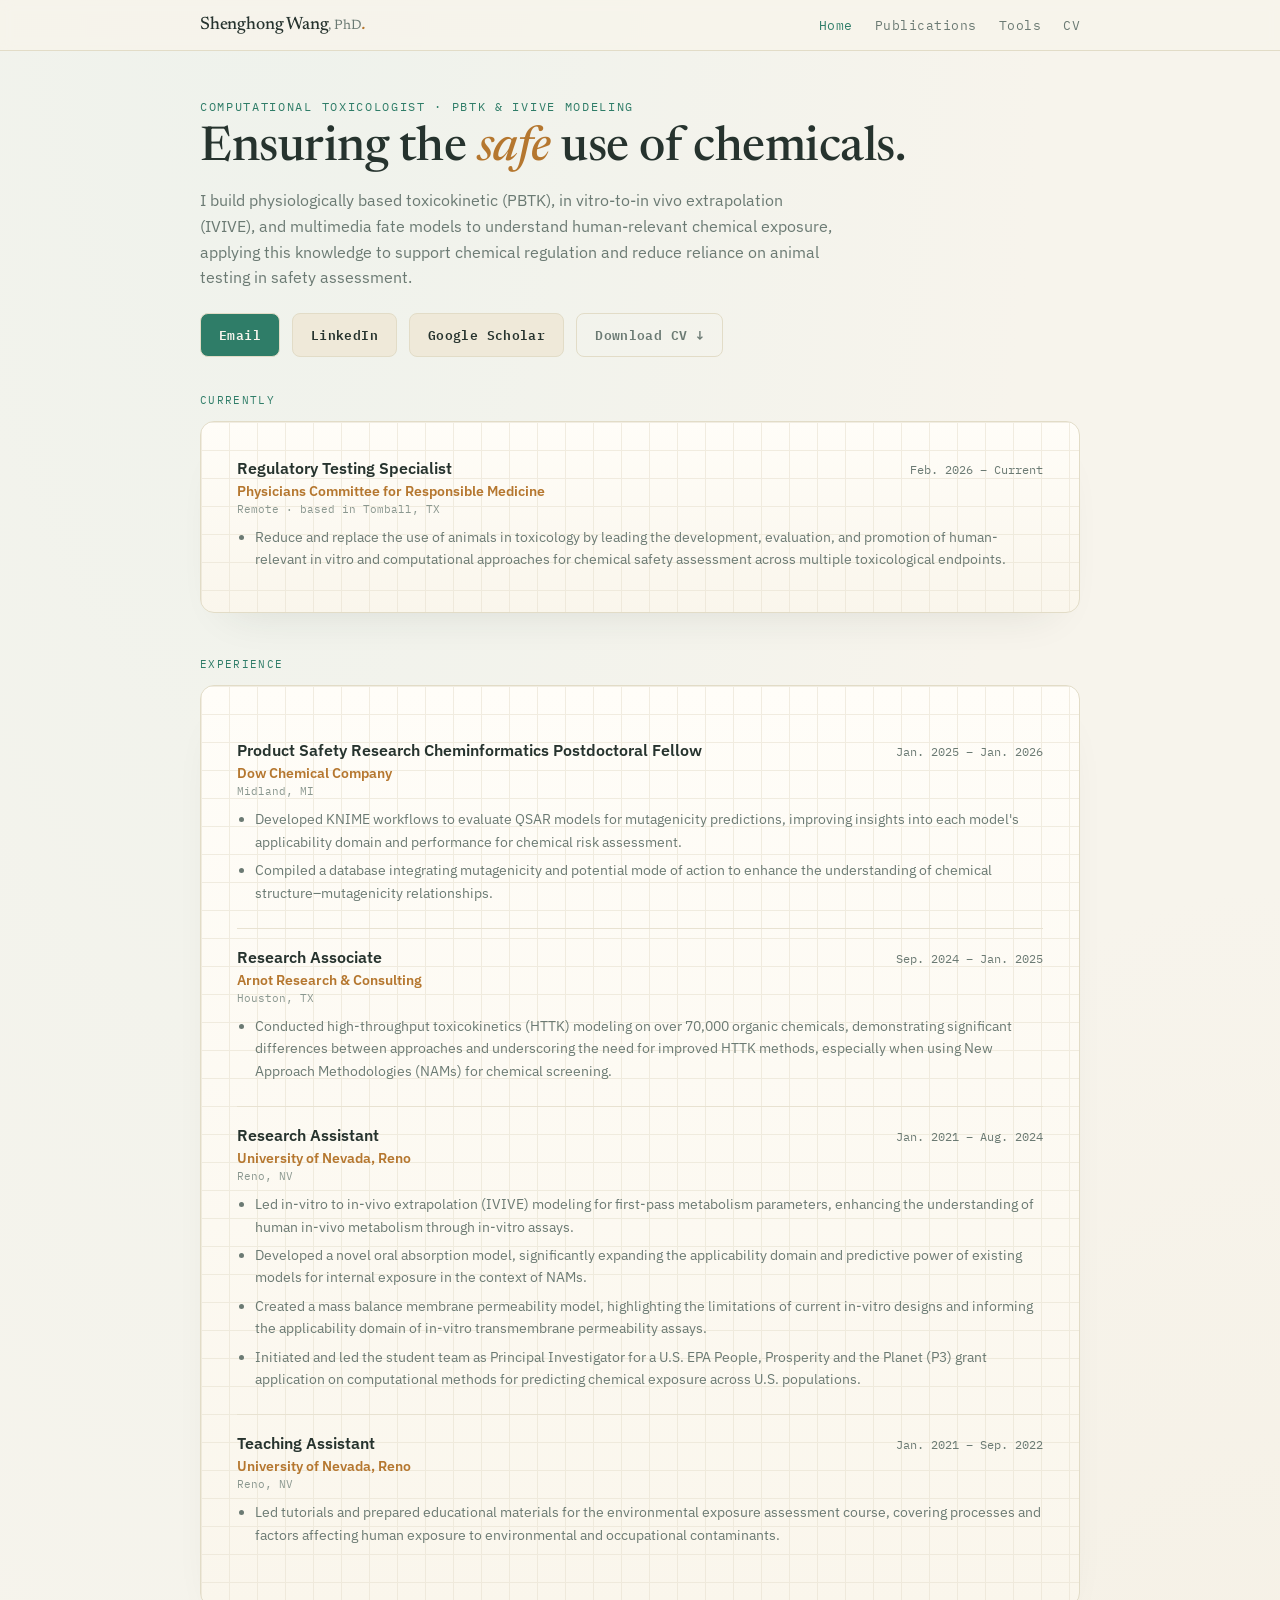
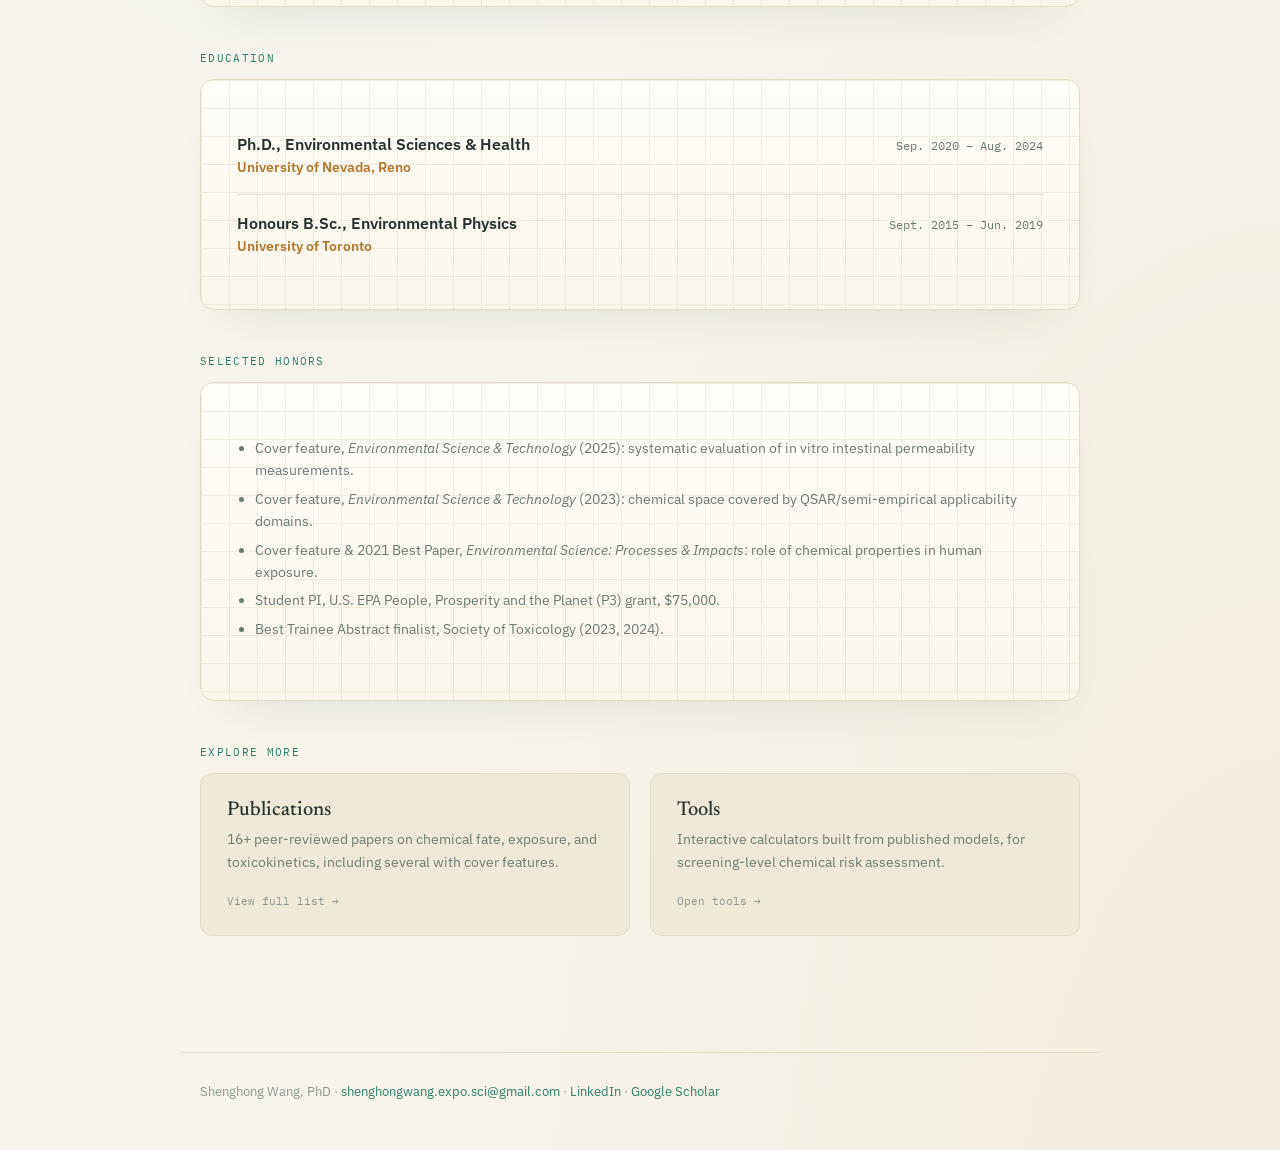
<file: index.html>
<!DOCTYPE html>
<html lang="en">
<head>
<meta charset="UTF-8">
<meta name="viewport" content="width=device-width, initial-scale=1.0">
<title>Shenghong Wang, PhD: Environmental Health &amp; Toxicokinetics</title>
<meta name="description" content="Shenghong Wang, PhD, Regulatory Testing Specialist working on human-relevant in vitro and computational approaches to chemical safety assessment.">
<link rel="preconnect" href="https://fonts.googleapis.com">
<link href="https://fonts.googleapis.com/css2?family=Newsreader:ital,opsz,wght@0,6..72,400;0,6..72,500;0,6..72,600;1,6..72,400&family=IBM+Plex+Sans:wght@400;500;600&family=IBM+Plex+Mono:wght@400;500;600&display=swap" rel="stylesheet">
<link rel="stylesheet" href="assets/style.css">
<script data-goatcounter="https://shenghong.goatcounter.com/count" async src="//gc.zgo.at/count.js"></script>
</head>
<body>

<nav class="topnav">
  <div class="navrow">
    <div class="brand">Shenghong Wang<span class="deg">, PhD</span><em>.</em></div>
    <div class="links">
      <a href="index.html" class="active">Home</a>
      <a href="publications.html">Publications</a>
      <a href="tools.html">Tools</a>
      <a href="assets/Shenghong-Wang-CV.pdf" target="_blank" rel="noopener">CV</a>
    </div>
  </div>
</nav>

<div class="wrap">
<main>

  <header class="page-head">
    <p class="eyebrow">Computational toxicologist &middot; PBTK &amp; IVIVE modeling</p>
    <h1>Ensuring the <em>safe</em> use of chemicals.</h1>
    <p class="sub">I build physiologically based toxicokinetic (PBTK), in vitro-to-in vivo extrapolation (IVIVE), and multimedia fate models to understand human-relevant chemical exposure, applying this knowledge to support chemical regulation and reduce reliance on animal testing in safety assessment.</p>
    <div class="linkrow">
      <a class="btn" href="mailto:shenghongwang.expo.sci@gmail.com">Email</a>
      <a class="btn secondary" href="https://www.linkedin.com/in/shenghongwang" target="_blank" rel="noopener">LinkedIn</a>
      <a class="btn secondary" href="https://scholar.google.com/citations?user=Qjitb4AAAAJ&hl=en" target="_blank" rel="noopener">Google Scholar</a>
      <a class="btn ghost" href="assets/Shenghong-Wang-CV.pdf" target="_blank" rel="noopener">Download CV &darr;</a>
    </div>
  </header>

  <section>
    <p class="tag">Currently</p>
    <div class="board">
      <div class="entry" style="border:none; padding:0;">
        <div class="row">
          <div>
            <h3>Regulatory Testing Specialist</h3>
            <div class="org">Physicians Committee for Responsible Medicine</div>
          </div>
          <div class="date">Feb. 2026 &ndash; Current</div>
        </div>
        <div class="loc">Remote &middot; based in Tomball, TX</div>
        <ul>
          <li>Reduce and replace the use of animals in toxicology by leading the development, evaluation, and promotion of human-relevant in vitro and computational approaches for chemical safety assessment across multiple toxicological endpoints.</li>
        </ul>
      </div>
    </div>
  </section>

  <section>
    <p class="tag">Experience</p>
    <div class="board">
      <div class="entry">
        <div class="row">
          <div><h3>Product Safety Research Cheminformatics Postdoctoral Fellow</h3><div class="org">Dow Chemical Company</div></div>
          <div class="date">Jan. 2025 &ndash; Jan. 2026</div>
        </div>
        <div class="loc">Midland, MI</div>
        <ul>
          <li>Developed KNIME workflows to evaluate QSAR models for mutagenicity predictions, improving insights into each model's applicability domain and performance for chemical risk assessment.</li>
          <li>Compiled a database integrating mutagenicity and potential mode of action to enhance the understanding of chemical structure&ndash;mutagenicity relationships.</li>
        </ul>
      </div>
      <div class="entry">
        <div class="row">
          <div><h3>Research Associate</h3><div class="org">Arnot Research &amp; Consulting</div></div>
          <div class="date">Sep. 2024 &ndash; Jan. 2025</div>
        </div>
        <div class="loc">Houston, TX</div>
        <ul>
          <li>Conducted high-throughput toxicokinetics (HTTK) modeling on over 70,000 organic chemicals, demonstrating significant differences between approaches and underscoring the need for improved HTTK methods, especially when using New Approach Methodologies (NAMs) for chemical screening.</li>
        </ul>
      </div>
      <div class="entry">
        <div class="row">
          <div><h3>Research Assistant</h3><div class="org">University of Nevada, Reno</div></div>
          <div class="date">Jan. 2021 &ndash; Aug. 2024</div>
        </div>
        <div class="loc">Reno, NV</div>
        <ul>
          <li>Led in-vitro to in-vivo extrapolation (IVIVE) modeling for first-pass metabolism parameters, enhancing the understanding of human in-vivo metabolism through in-vitro assays.</li>
          <li>Developed a novel oral absorption model, significantly expanding the applicability domain and predictive power of existing models for internal exposure in the context of NAMs.</li>
          <li>Created a mass balance membrane permeability model, highlighting the limitations of current in-vitro designs and informing the applicability domain of in-vitro transmembrane permeability assays.</li>
          <li>Initiated and led the student team as Principal Investigator for a U.S. EPA People, Prosperity and the Planet (P3) grant application on computational methods for predicting chemical exposure across U.S. populations.</li>
        </ul>
      </div>
      <div class="entry">
        <div class="row">
          <div><h3>Teaching Assistant</h3><div class="org">University of Nevada, Reno</div></div>
          <div class="date">Jan. 2021 &ndash; Sep. 2022</div>
        </div>
        <div class="loc">Reno, NV</div>
        <ul>
          <li>Led tutorials and prepared educational materials for the environmental exposure assessment course, covering processes and factors affecting human exposure to environmental and occupational contaminants.</li>
        </ul>
      </div>
    </div>
  </section>

  <section>
    <p class="tag">Education</p>
    <div class="board">
      <div class="entry">
        <div class="row">
          <div><h3>Ph.D., Environmental Sciences &amp; Health</h3><div class="org">University of Nevada, Reno</div></div>
          <div class="date">Sep. 2020 &ndash; Aug. 2024</div>
        </div>
      </div>
      <div class="entry">
        <div class="row">
          <div><h3>Honours B.Sc., Environmental Physics</h3><div class="org">University of Toronto</div></div>
          <div class="date">Sept. 2015 &ndash; Jun. 2019</div>
        </div>
      </div>
    </div>
  </section>

  <section>
    <p class="tag">Selected honors</p>
    <div class="board">
      <div class="entry"><ul style="margin-top:0;">
        <li>Cover feature, <i>Environmental Science &amp; Technology</i> (2025): systematic evaluation of in vitro intestinal permeability measurements.</li>
        <li>Cover feature, <i>Environmental Science &amp; Technology</i> (2023): chemical space covered by QSAR/semi-empirical applicability domains.</li>
        <li>Cover feature &amp; 2021 Best Paper, <i>Environmental Science: Processes &amp; Impacts</i>: role of chemical properties in human exposure.</li>
        <li>Student PI, U.S. EPA People, Prosperity and the Planet (P3) grant, $75,000.</li>
        <li>Best Trainee Abstract finalist, Society of Toxicology (2023, 2024).</li>
      </ul></div>
    </div>
  </section>

  <section>
    <p class="tag">Explore more</p>
    <div class="cardgrid" style="grid-template-columns:1fr 1fr;">
      <a class="card" href="publications.html" style="color:inherit;">
        <h3>Publications</h3>
        <p>16+ peer-reviewed papers on chemical fate, exposure, and toxicokinetics, including several with cover features.</p>
        <span class="meta">View full list &rarr;</span>
      </a>
      <a class="card" href="tools.html" style="color:inherit;">
        <h3>Tools</h3>
        <p>Interactive calculators built from published models, for screening-level chemical risk assessment.</p>
        <span class="meta">Open tools &rarr;</span>
      </a>
    </div>
  </section>

</main>
</div>

<footer>
  Shenghong Wang, PhD &middot; <a href="mailto:shenghongwang.expo.sci@gmail.com">shenghongwang.expo.sci@gmail.com</a> &middot; <a href="https://www.linkedin.com/in/shenghongwang" target="_blank" rel="noopener">LinkedIn</a> &middot; <a href="https://scholar.google.com/citations?user=Qjitb4AAAAJ&hl=en" target="_blank" rel="noopener">Google Scholar</a>
</footer>

</body>
</html>
</file>
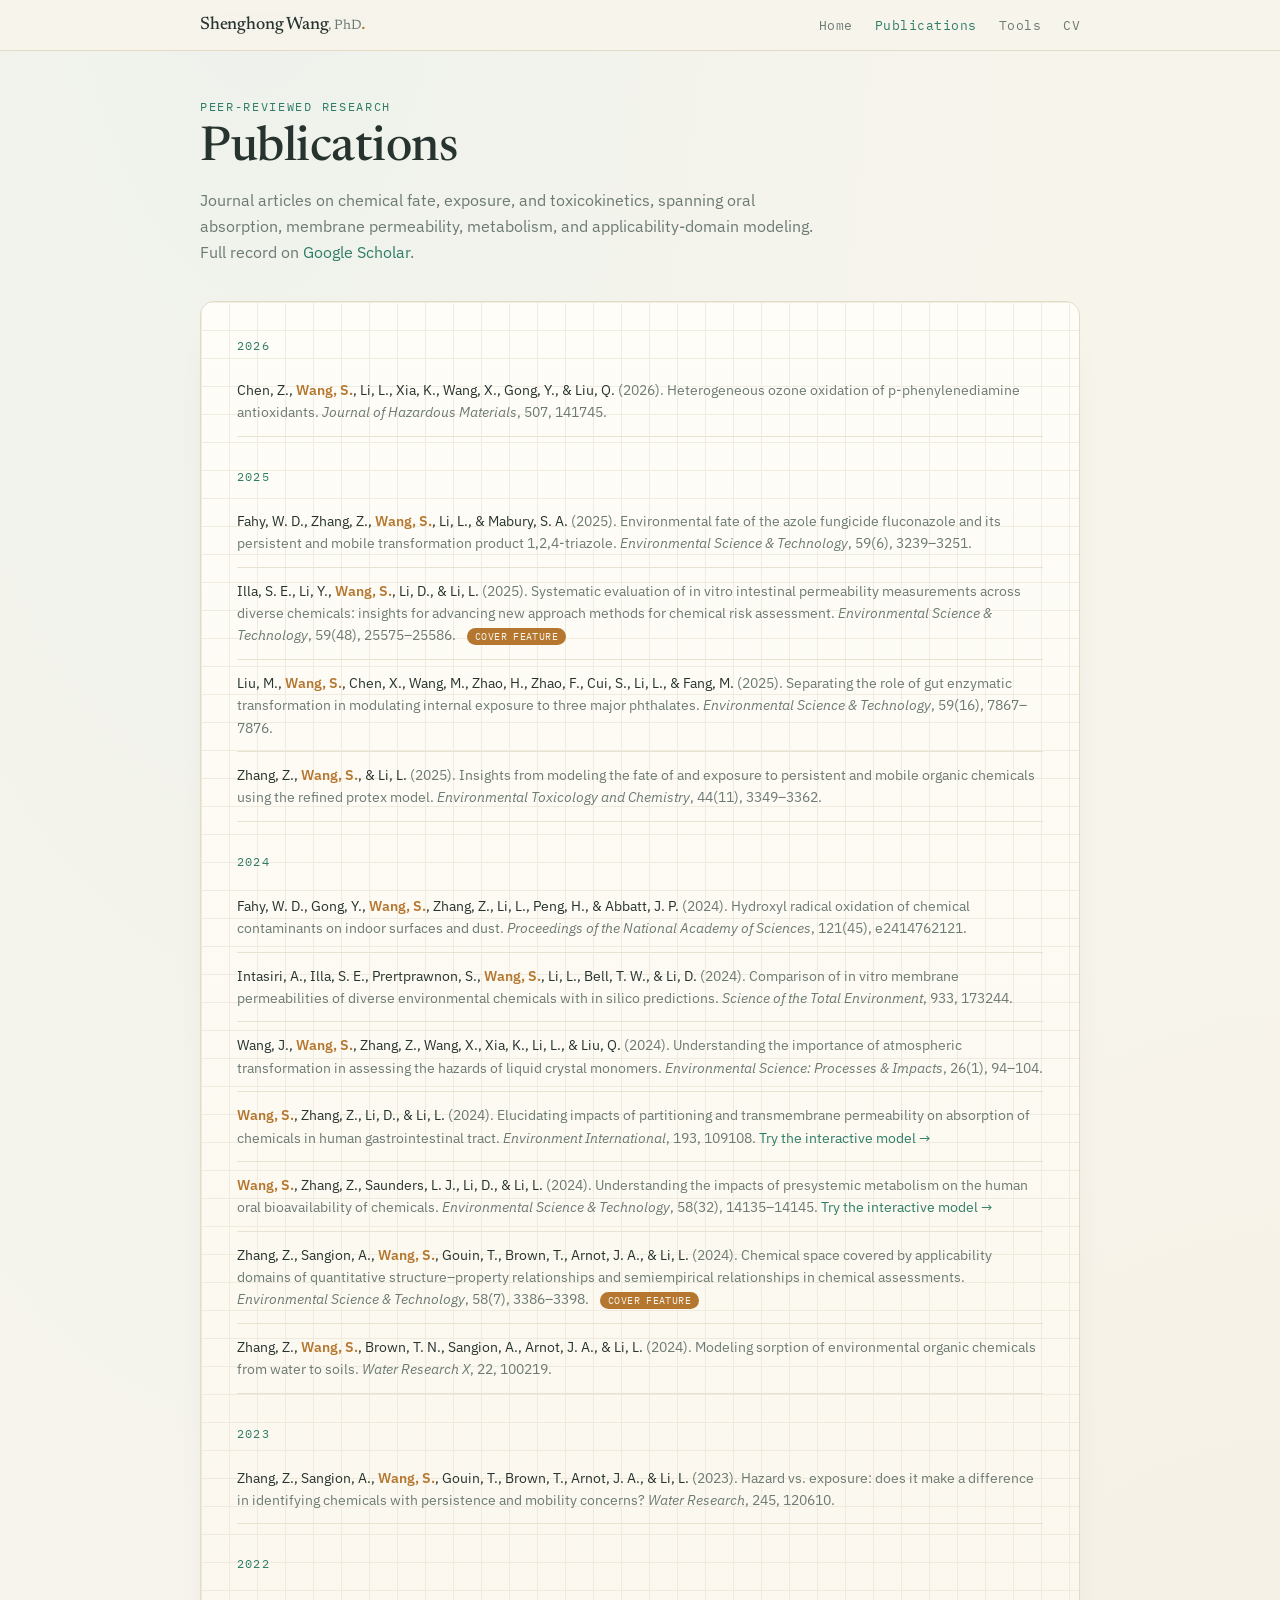
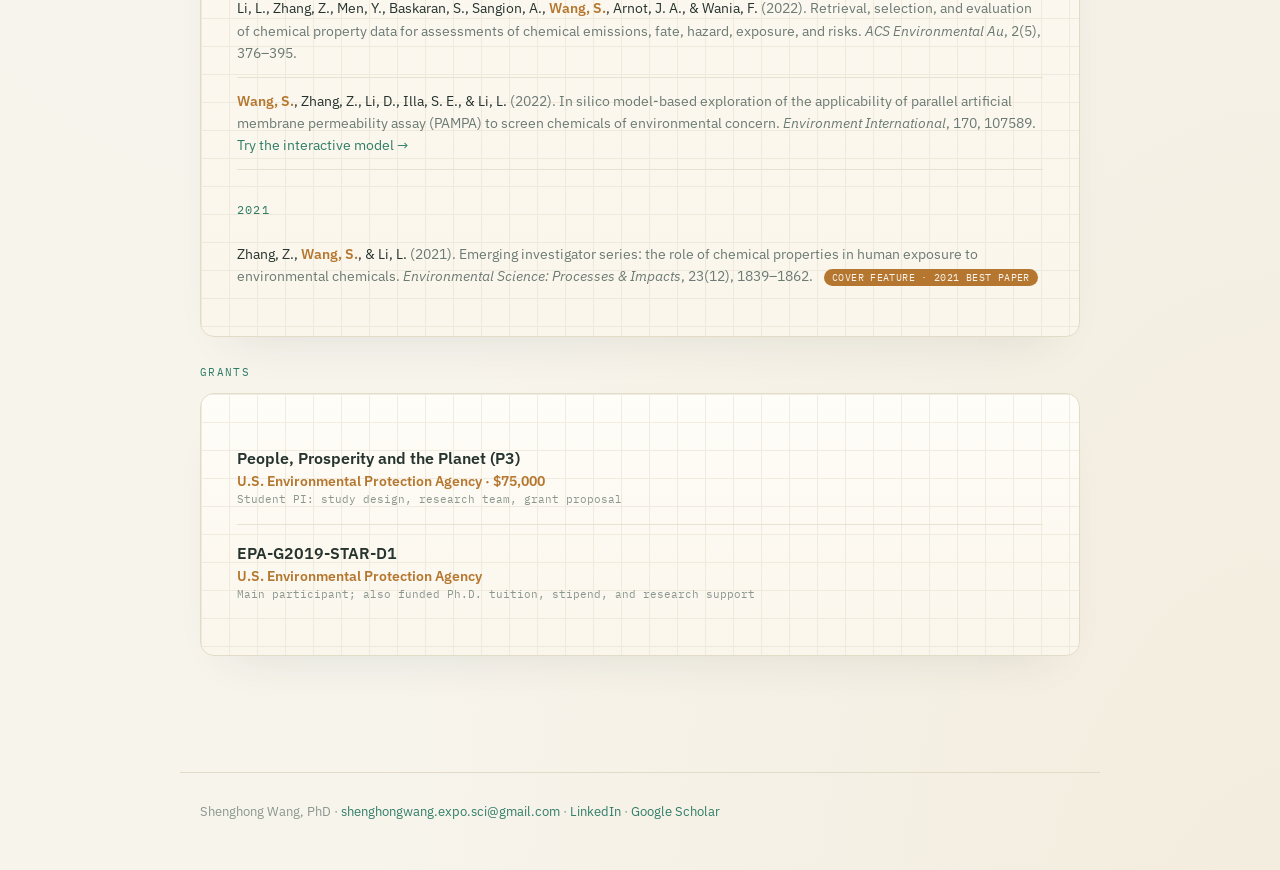
<file: publications.html>
<!DOCTYPE html>
<html lang="en">
<head>
<meta charset="UTF-8">
<meta name="viewport" content="width=device-width, initial-scale=1.0">
<title>Publications: Shenghong Wang, PhD</title>
<link rel="preconnect" href="https://fonts.googleapis.com">
<link href="https://fonts.googleapis.com/css2?family=Newsreader:ital,opsz,wght@0,6..72,400;0,6..72,500;0,6..72,600;1,6..72,400&family=IBM+Plex+Sans:wght@400;500;600&family=IBM+Plex+Mono:wght@400;500;600&display=swap" rel="stylesheet">
<link rel="stylesheet" href="assets/style.css">
<script data-goatcounter="https://shenghong.goatcounter.com/count" async src="//gc.zgo.at/count.js"></script>
</head>
<body>

<nav class="topnav">
  <div class="navrow">
    <div class="brand">Shenghong Wang<span class="deg">, PhD</span><em>.</em></div>
    <div class="links">
      <a href="index.html">Home</a>
      <a href="publications.html" class="active">Publications</a>
      <a href="tools.html">Tools</a>
      <a href="assets/Shenghong-Wang-CV.pdf" target="_blank" rel="noopener">CV</a>
    </div>
  </div>
</nav>

<div class="wrap">
<main>

  <header class="page-head">
    <p class="eyebrow">Peer-reviewed research</p>
    <h1>Publications</h1>
    <p class="sub">Journal articles on chemical fate, exposure, and toxicokinetics, spanning oral absorption, membrane permeability, metabolism, and applicability-domain modeling. Full record on <a href="https://scholar.google.com/citations?user=Qjitb4AAAAJ&hl=en" target="_blank" rel="noopener">Google Scholar</a>.</p>
  </header>

  <div class="board">

    <p class="pub-year">2026</p>
    <div class="pub">
      <span class="authors">Chen, Z., <b>Wang, S.</b>, Li, L., Xia, K., Wang, X., Gong, Y., &amp; Liu, Q.</span> (2026). Heterogeneous ozone oxidation of p-phenylenediamine antioxidants. <span class="venue">Journal of Hazardous Materials</span>, 507, 141745.
    </div>

    <p class="pub-year">2025</p>
    <div class="pub">
      <span class="authors">Fahy, W. D., Zhang, Z., <b>Wang, S.</b>, Li, L., &amp; Mabury, S. A.</span> (2025). Environmental fate of the azole fungicide fluconazole and its persistent and mobile transformation product 1,2,4-triazole. <span class="venue">Environmental Science &amp; Technology</span>, 59(6), 3239&ndash;3251.
    </div>
    <div class="pub">
      <span class="authors">Illa, S. E., Li, Y., <b>Wang, S.</b>, Li, D., &amp; Li, L.</span> (2025). Systematic evaluation of in vitro intestinal permeability measurements across diverse chemicals: insights for advancing new approach methods for chemical risk assessment. <span class="venue">Environmental Science &amp; Technology</span>, 59(48), 25575&ndash;25586. <span class="cover">Cover feature</span>
    </div>
    <div class="pub">
      <span class="authors">Liu, M., <b>Wang, S.</b>, Chen, X., Wang, M., Zhao, H., Zhao, F., Cui, S., Li, L., &amp; Fang, M.</span> (2025). Separating the role of gut enzymatic transformation in modulating internal exposure to three major phthalates. <span class="venue">Environmental Science &amp; Technology</span>, 59(16), 7867&ndash;7876.
    </div>
    <div class="pub">
      <span class="authors">Zhang, Z., <b>Wang, S.</b>, &amp; Li, L.</span> (2025). Insights from modeling the fate of and exposure to persistent and mobile organic chemicals using the refined protex model. <span class="venue">Environmental Toxicology and Chemistry</span>, 44(11), 3349&ndash;3362.
    </div>

    <p class="pub-year">2024</p>
    <div class="pub">
      <span class="authors">Fahy, W. D., Gong, Y., <b>Wang, S.</b>, Zhang, Z., Li, L., Peng, H., &amp; Abbatt, J. P.</span> (2024). Hydroxyl radical oxidation of chemical contaminants on indoor surfaces and dust. <span class="venue">Proceedings of the National Academy of Sciences</span>, 121(45), e2414762121.
    </div>
    <div class="pub">
      <span class="authors">Intasiri, A., Illa, S. E., Prertprawnon, S., <b>Wang, S.</b>, Li, L., Bell, T. W., &amp; Li, D.</span> (2024). Comparison of in vitro membrane permeabilities of diverse environmental chemicals with in silico predictions. <span class="venue">Science of the Total Environment</span>, 933, 173244.
    </div>
    <div class="pub">
      <span class="authors">Wang, J., <b>Wang, S.</b>, Zhang, Z., Wang, X., Xia, K., Li, L., &amp; Liu, Q.</span> (2024). Understanding the importance of atmospheric transformation in assessing the hazards of liquid crystal monomers. <span class="venue">Environmental Science: Processes &amp; Impacts</span>, 26(1), 94&ndash;104.
    </div>
    <div class="pub">
      <span class="authors"><b>Wang, S.</b>, Zhang, Z., Li, D., &amp; Li, L.</span> (2024). Elucidating impacts of partitioning and transmembrane permeability on absorption of chemicals in human gastrointestinal tract. <span class="venue">Environment International</span>, 193, 109108. <a href="tools/fabs-predictor.html">Try the interactive model &rarr;</a>
    </div>
    <div class="pub">
      <span class="authors"><b>Wang, S.</b>, Zhang, Z., Saunders, L. J., Li, D., &amp; Li, L.</span> (2024). Understanding the impacts of presystemic metabolism on the human oral bioavailability of chemicals. <span class="venue">Environmental Science &amp; Technology</span>, 58(32), 14135&ndash;14145. <a href="tools/fbio-predictor.html">Try the interactive model &rarr;</a>
    </div>
    <div class="pub">
      <span class="authors">Zhang, Z., Sangion, A., <b>Wang, S.</b>, Gouin, T., Brown, T., Arnot, J. A., &amp; Li, L.</span> (2024). Chemical space covered by applicability domains of quantitative structure&ndash;property relationships and semiempirical relationships in chemical assessments. <span class="venue">Environmental Science &amp; Technology</span>, 58(7), 3386&ndash;3398. <span class="cover">Cover feature</span>
    </div>
    <div class="pub">
      <span class="authors">Zhang, Z., <b>Wang, S.</b>, Brown, T. N., Sangion, A., Arnot, J. A., &amp; Li, L.</span> (2024). Modeling sorption of environmental organic chemicals from water to soils. <span class="venue">Water Research X</span>, 22, 100219.
    </div>

    <p class="pub-year">2023</p>
    <div class="pub">
      <span class="authors">Zhang, Z., Sangion, A., <b>Wang, S.</b>, Gouin, T., Brown, T., Arnot, J. A., &amp; Li, L.</span> (2023). Hazard vs. exposure: does it make a difference in identifying chemicals with persistence and mobility concerns? <span class="venue">Water Research</span>, 245, 120610.
    </div>

    <p class="pub-year">2022</p>
    <div class="pub">
      <span class="authors">Li, L., Zhang, Z., Men, Y., Baskaran, S., Sangion, A., <b>Wang, S.</b>, Arnot, J. A., &amp; Wania, F.</span> (2022). Retrieval, selection, and evaluation of chemical property data for assessments of chemical emissions, fate, hazard, exposure, and risks. <span class="venue">ACS Environmental Au</span>, 2(5), 376&ndash;395.
    </div>
    <div class="pub">
      <span class="authors"><b>Wang, S.</b>, Zhang, Z., Li, D., Illa, S. E., &amp; Li, L.</span> (2022). In silico model-based exploration of the applicability of parallel artificial membrane permeability assay (PAMPA) to screen chemicals of environmental concern. <span class="venue">Environment International</span>, 170, 107589. <a href="tools/pampa-predictor.html">Try the interactive model &rarr;</a>
    </div>

    <p class="pub-year">2021</p>
    <div class="pub">
      <span class="authors">Zhang, Z., <b>Wang, S.</b>, &amp; Li, L.</span> (2021). Emerging investigator series: the role of chemical properties in human exposure to environmental chemicals. <span class="venue">Environmental Science: Processes &amp; Impacts</span>, 23(12), 1839&ndash;1862. <span class="cover">Cover feature &middot; 2021 Best Paper</span>
    </div>

  </div>

  <section>
    <p class="tag">Grants</p>
    <div class="board">
      <div class="entry">
        <div class="row">
          <div><h3>People, Prosperity and the Planet (P3)</h3><div class="org">U.S. Environmental Protection Agency &middot; $75,000</div></div>
        </div>
        <div class="loc">Student PI: study design, research team, grant proposal</div>
      </div>
      <div class="entry">
        <div class="row">
          <div><h3>EPA-G2019-STAR-D1</h3><div class="org">U.S. Environmental Protection Agency</div></div>
        </div>
        <div class="loc">Main participant; also funded Ph.D. tuition, stipend, and research support</div>
      </div>
    </div>
  </section>

</main>
</div>

<footer>
  Shenghong Wang, PhD &middot; <a href="mailto:shenghongwang.expo.sci@gmail.com">shenghongwang.expo.sci@gmail.com</a> &middot; <a href="https://www.linkedin.com/in/shenghongwang" target="_blank" rel="noopener">LinkedIn</a> &middot; <a href="https://scholar.google.com/citations?user=Qjitb4AAAAJ&hl=en" target="_blank" rel="noopener">Google Scholar</a>
</footer>

</body>
</html>
</file>
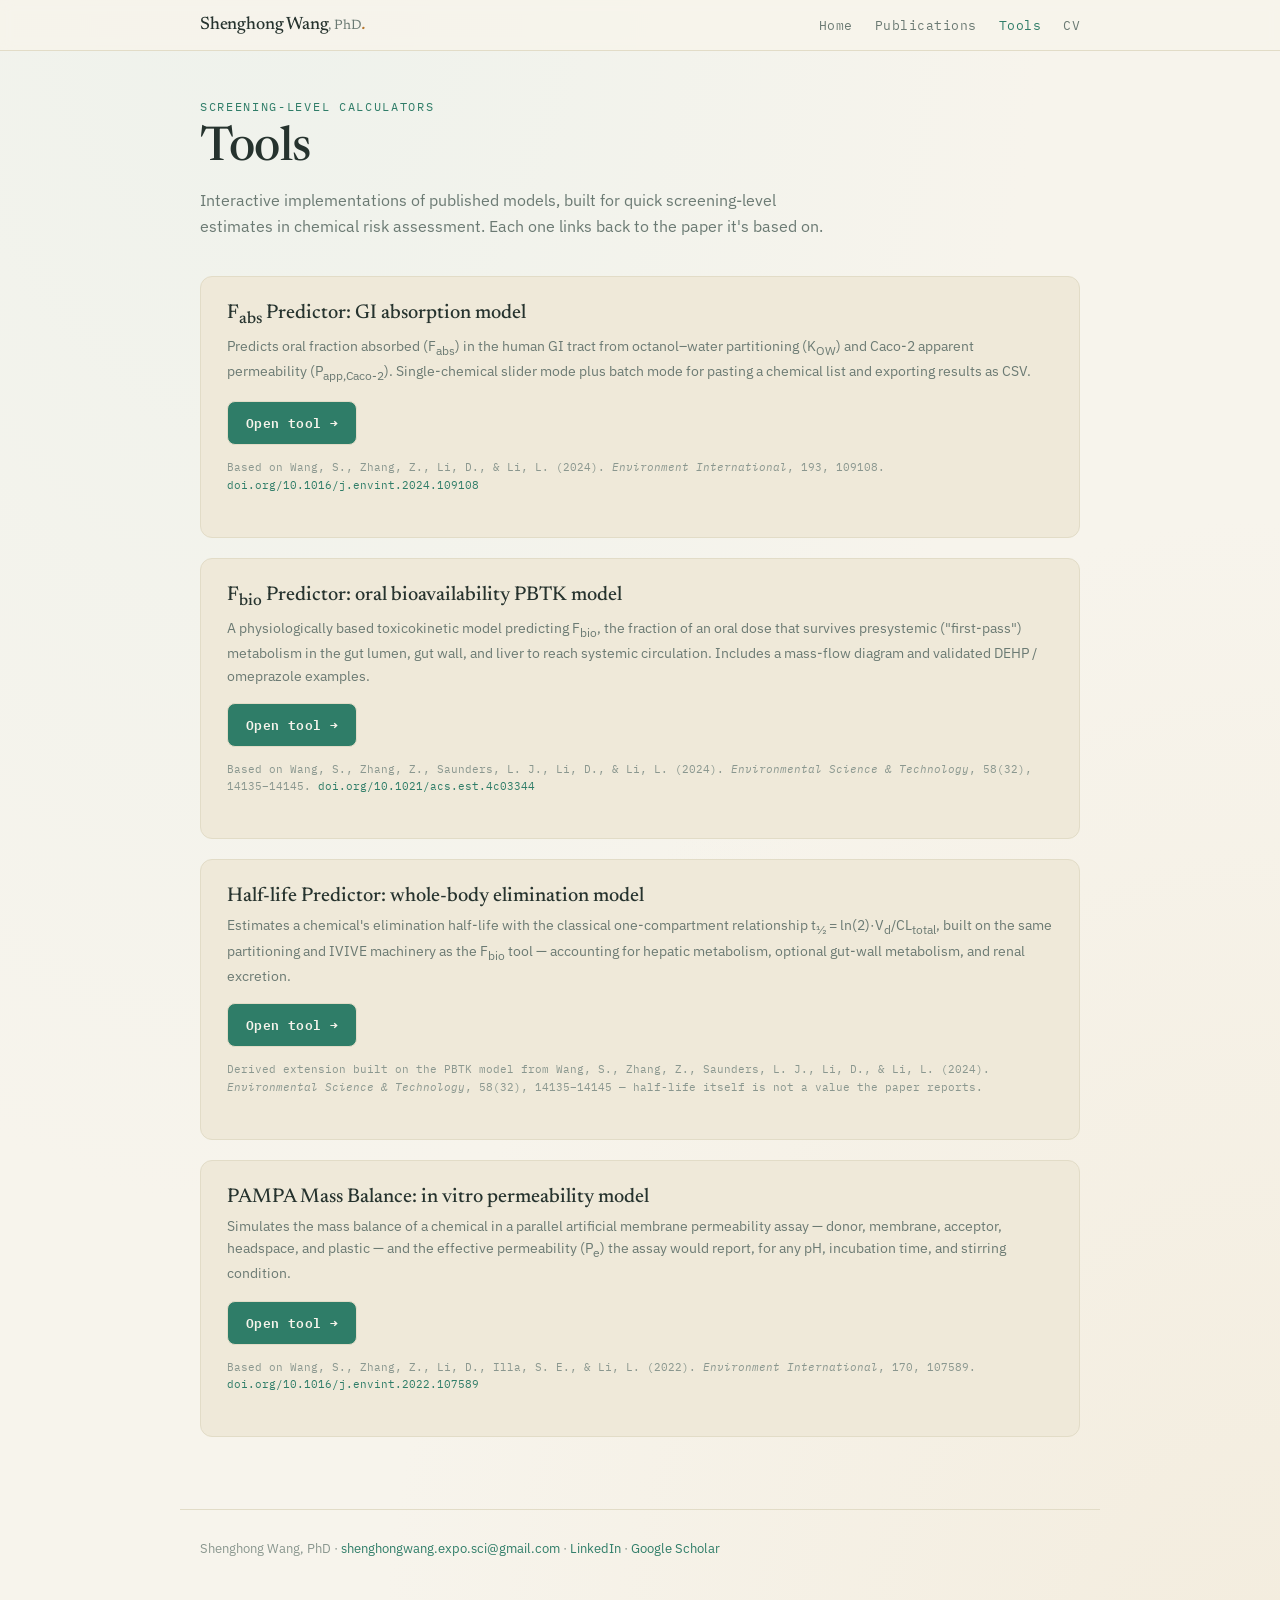
<file: tools.html>
<!DOCTYPE html>
<html lang="en">
<head>
<meta charset="UTF-8">
<meta name="viewport" content="width=device-width, initial-scale=1.0">
<title>Tools: Shenghong Wang, PhD</title>
<link rel="preconnect" href="https://fonts.googleapis.com">
<link href="https://fonts.googleapis.com/css2?family=Newsreader:ital,opsz,wght@0,6..72,400;0,6..72,500;0,6..72,600;1,6..72,400&family=IBM+Plex+Sans:wght@400;500;600&family=IBM+Plex+Mono:wght@400;500;600&display=swap" rel="stylesheet">
<link rel="stylesheet" href="assets/style.css">
<script data-goatcounter="https://shenghong.goatcounter.com/count" async src="//gc.zgo.at/count.js"></script>
</head>
<body>

<nav class="topnav">
  <div class="navrow">
    <div class="brand">Shenghong Wang<span class="deg">, PhD</span><em>.</em></div>
    <div class="links">
      <a href="index.html">Home</a>
      <a href="publications.html">Publications</a>
      <a href="tools.html" class="active">Tools</a>
      <a href="assets/Shenghong-Wang-CV.pdf" target="_blank" rel="noopener">CV</a>
    </div>
  </div>
</nav>

<div class="wrap">
<main>

  <header class="page-head">
    <p class="eyebrow">Screening-level calculators</p>
    <h1>Tools</h1>
    <p class="sub">Interactive implementations of published models, built for quick screening-level estimates in chemical risk assessment. Each one links back to the paper it's based on.</p>
  </header>

  <div class="cardgrid">
    <div class="card">
      <h3>F<sub>abs</sub> Predictor: GI absorption model</h3>
      <p>Predicts oral fraction absorbed (F<sub>abs</sub>) in the human GI tract from octanol&ndash;water partitioning (K<sub>OW</sub>) and Caco-2 apparent permeability (P<sub>app,Caco-2</sub>). Single-chemical slider mode plus batch mode for pasting a chemical list and exporting results as CSV.</p>
      <div class="linkrow" style="margin-top:0;">
        <a class="btn" href="tools/fabs-predictor.html">Open tool &rarr;</a>
      </div>
      <p class="meta">Based on Wang, S., Zhang, Z., Li, D., &amp; Li, L. (2024). <i>Environment International</i>, 193, 109108. <a href="https://doi.org/10.1016/j.envint.2024.109108" target="_blank" rel="noopener">doi.org/10.1016/j.envint.2024.109108</a></p>
    </div>
    <div class="card">
      <h3>F<sub>bio</sub> Predictor: oral bioavailability PBTK model</h3>
      <p>A physiologically based toxicokinetic model predicting F<sub>bio</sub>, the fraction of an oral dose that survives presystemic ("first-pass") metabolism in the gut lumen, gut wall, and liver to reach systemic circulation. Includes a mass-flow diagram and validated DEHP / omeprazole examples.</p>
      <div class="linkrow" style="margin-top:0;">
        <a class="btn" href="tools/fbio-predictor.html">Open tool &rarr;</a>
      </div>
      <p class="meta">Based on Wang, S., Zhang, Z., Saunders, L. J., Li, D., &amp; Li, L. (2024). <i>Environmental Science &amp; Technology</i>, 58(32), 14135&ndash;14145. <a href="https://doi.org/10.1021/acs.est.4c03344" target="_blank" rel="noopener">doi.org/10.1021/acs.est.4c03344</a></p>
    </div>
    <div class="card">
      <h3>Half-life Predictor: whole-body elimination model</h3>
      <p>Estimates a chemical's elimination half-life with the classical one-compartment relationship t<sub>&#189;</sub> = ln(2)&middot;V<sub>d</sub>/CL<sub>total</sub>, built on the same partitioning and IVIVE machinery as the F<sub>bio</sub> tool &mdash; accounting for hepatic metabolism, optional gut-wall metabolism, and renal excretion.</p>
      <div class="linkrow" style="margin-top:0;">
        <a class="btn" href="tools/halflife-predictor.html">Open tool &rarr;</a>
      </div>
      <p class="meta">Derived extension built on the PBTK model from Wang, S., Zhang, Z., Saunders, L. J., Li, D., &amp; Li, L. (2024). <i>Environmental Science &amp; Technology</i>, 58(32), 14135&ndash;14145 &mdash; half-life itself is not a value the paper reports.</p>
    </div>
    <div class="card">
      <h3>PAMPA Mass Balance: in vitro permeability model</h3>
      <p>Simulates the mass balance of a chemical in a parallel artificial membrane permeability assay &mdash; donor, membrane, acceptor, headspace, and plastic &mdash; and the effective permeability (P<sub>e</sub>) the assay would report, for any pH, incubation time, and stirring condition.</p>
      <div class="linkrow" style="margin-top:0;">
        <a class="btn" href="tools/pampa-predictor.html">Open tool &rarr;</a>
      </div>
      <p class="meta">Based on Wang, S., Zhang, Z., Li, D., Illa, S. E., &amp; Li, L. (2022). <i>Environment International</i>, 170, 107589. <a href="https://doi.org/10.1016/j.envint.2022.107589" target="_blank" rel="noopener">doi.org/10.1016/j.envint.2022.107589</a></p>
    </div>
  </div>

</main>
</div>

<footer>
  Shenghong Wang, PhD &middot; <a href="mailto:shenghongwang.expo.sci@gmail.com">shenghongwang.expo.sci@gmail.com</a> &middot; <a href="https://www.linkedin.com/in/shenghongwang" target="_blank" rel="noopener">LinkedIn</a> &middot; <a href="https://scholar.google.com/citations?user=Qjitb4AAAAJ&hl=en" target="_blank" rel="noopener">Google Scholar</a>
</footer>

</body>
</html>
</file>
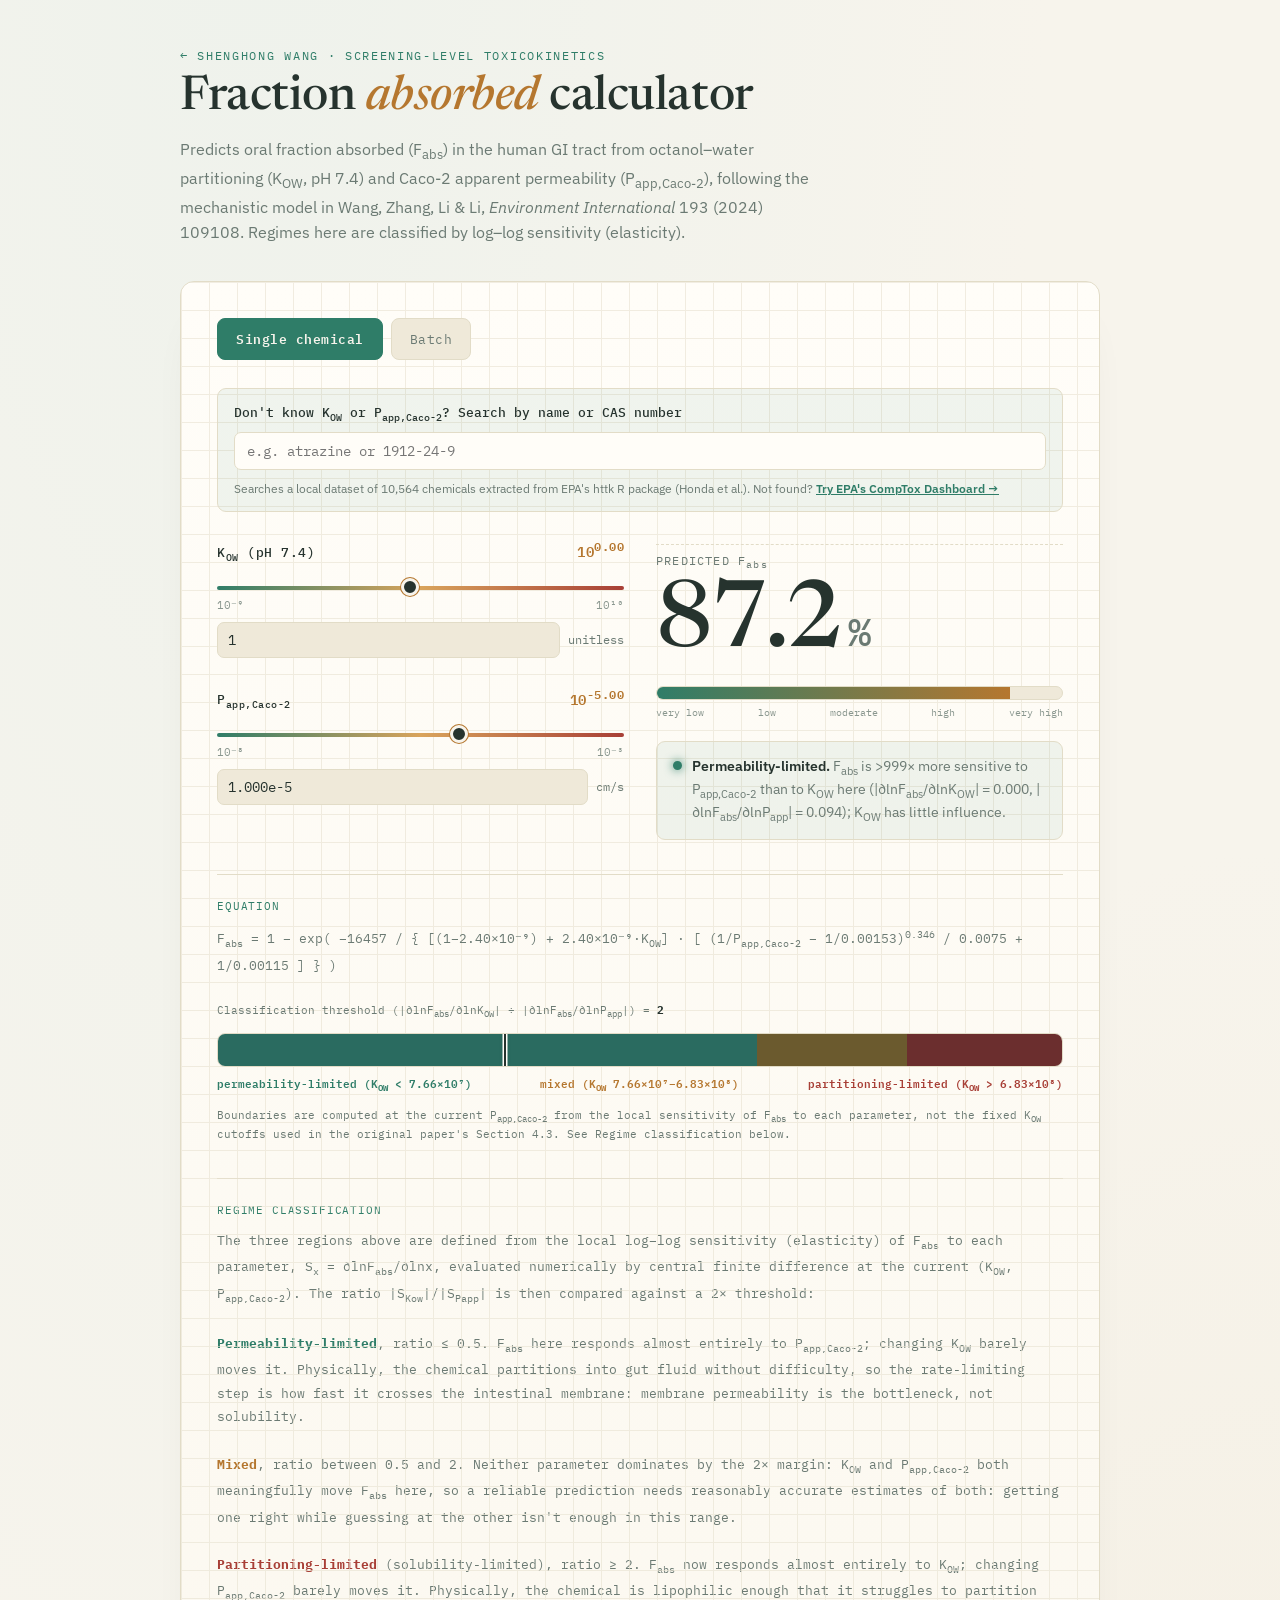
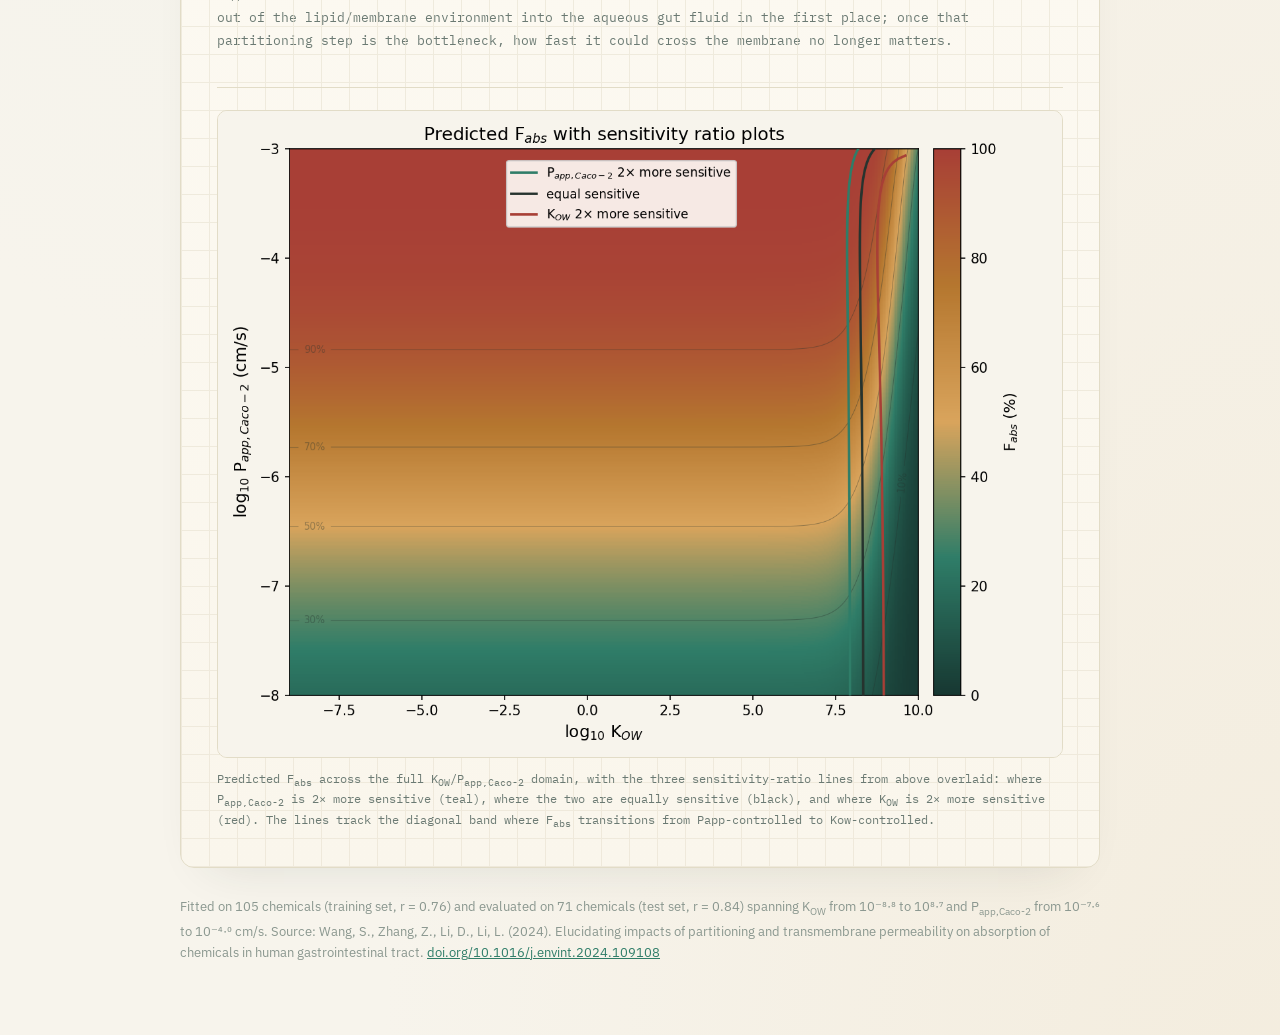
<file: tools/fabs-predictor.html>
<!DOCTYPE html>
<html lang="en">
<head>
<meta charset="UTF-8">
<meta name="viewport" content="width=device-width, initial-scale=1.0">
<title>Fabs Predictor: GIT Absorption Model</title>
<link rel="preconnect" href="https://fonts.googleapis.com">
<link href="https://fonts.googleapis.com/css2?family=Newsreader:ital,opsz,wght@0,6..72,400;0,6..72,500;0,6..72,600;1,6..72,400&family=IBM+Plex+Sans:wght@400;500;600&family=IBM+Plex+Mono:wght@400;500;600&display=swap" rel="stylesheet">
<style>
  :root{
    --bg-0:#f7f4ec;
    --bg-1:#efe9d9;
    --panel:#fffdf8;
    --panel-edge:#e2dcc7;
    --ink:#26332e;
    --ink-dim:#6b7a73;
    --amber:#b5772f;
    --amber-dim:#d9a45c;
    --teal:#2f7d68;
    --red:#a83f36;
    --grid:#e8e2d1;
  }
  *{box-sizing:border-box;}
  html,body{margin:0;padding:0;}
  body{
    background:
      radial-gradient(ellipse at 20% -10%, #eef2ec 0%, transparent 55%),
      radial-gradient(ellipse at 100% 110%, #f3ecdd 0%, transparent 50%),
      var(--bg-0);
    color:var(--ink);
    font-family:'IBM Plex Sans', sans-serif;
    min-height:100vh;
    padding:48px 20px 72px;
  }
  .wrap{max-width:920px;margin:0 auto;}

  header{margin-bottom:36px;}
  .eyebrow{
    font-family:'IBM Plex Mono', monospace;
    font-size:12px;
    letter-spacing:.14em;
    text-transform:uppercase;
    color:var(--teal);
    margin:0 0 10px;
  }
  h1{
    font-family:'Newsreader', serif;
    font-weight:500;
    font-size:clamp(32px,5vw,48px);
    line-height:1.05;
    margin:0 0 14px;
    letter-spacing:-.01em;
  }
  h1 em{font-style:italic;color:var(--amber);}
  .sub{
    color:var(--ink-dim);
    font-size:15.5px;
    line-height:1.6;
    max-width:640px;
    margin:0;
  }
  .sub a{color:var(--teal);}

  .board{
    background:linear-gradient(180deg,var(--panel),#faf6ec);
    border:1px solid var(--panel-edge);
    border-radius:14px;
    padding:36px;
    box-shadow:0 24px 48px -30px rgba(38,51,46,.14), inset 0 1px 0 rgba(255,255,255,.7);
    position:relative;
    overflow:hidden;
  }
  .board::before{
    content:"";
    position:absolute; inset:0;
    background-image:
      linear-gradient(var(--grid) 1px, transparent 1px),
      linear-gradient(90deg, var(--grid) 1px, transparent 1px);
    background-size:28px 28px;
    opacity:.6;
    pointer-events:none;
  }

  .grid2{
    display:grid;
    grid-template-columns:1fr 1fr;
    gap:32px;
    position:relative;
  }
  @media (max-width:720px){ .grid2{grid-template-columns:1fr;} }

  .field{margin-bottom:26px;}
  .field label{
    display:flex; justify-content:space-between; align-items:baseline;
    font-family:'IBM Plex Mono', monospace;
    font-size:12.5px;
    letter-spacing:.04em;
    color:var(--ink-dim);
    margin-bottom:10px;
  }
  .field label .name{color:var(--ink); font-weight:500;}
  .field label .val{
    color:var(--amber);
    font-size:14px;
    font-weight:600;
  }
  input[type=range]{
    -webkit-appearance:none;
    width:100%;
    height:4px;
    border-radius:2px;
    background:linear-gradient(90deg, var(--teal), var(--amber-dim), var(--red));
    outline:none;
    margin:6px 0 8px;
  }
  input[type=range]::-webkit-slider-thumb{
    -webkit-appearance:none;
    width:18px; height:18px;
    border-radius:50%;
    background:var(--ink);
    border:3px solid var(--bg-0);
    box-shadow:0 0 0 1px var(--amber);
    cursor:pointer;
    margin-top:-1px;
  }
  input[type=range]::-moz-range-thumb{
    width:18px; height:18px;
    border-radius:50%;
    background:var(--ink);
    border:3px solid var(--bg-0);
    box-shadow:0 0 0 1px var(--amber);
    cursor:pointer;
  }
  .numrow{display:flex; gap:8px; align-items:center;}
  .numrow input[type=number]{
    width:100%;
    background:var(--bg-1);
    border:1px solid var(--panel-edge);
    border-radius:7px;
    color:var(--ink);
    font-family:'IBM Plex Mono', monospace;
    font-size:14px;
    padding:8px 10px;
  }
  .numrow input[type=number]:focus{outline:2px solid var(--teal); outline-offset:1px;}
  .unit{font-family:'IBM Plex Mono',monospace; font-size:12px; color:var(--ink-dim); white-space:nowrap;}
  .range-caption{
    display:flex; justify-content:space-between;
    font-family:'IBM Plex Mono', monospace;
    font-size:10.5px;
    color:#8a978f;
  }

  .readout{
    position:relative;
    margin-top:8px;
    padding-top:8px;
    border-top:1px dashed var(--panel-edge);
  }
  .readout-label{
    font-family:'IBM Plex Mono', monospace;
    font-size:12px; letter-spacing:.1em; text-transform:uppercase;
    color:var(--ink-dim);
    margin-bottom:6px;
  }
  .keep-case{text-transform:none;}
  .fabs-value{
    font-family:'Newsreader', serif;
    font-weight:500;
    font-size:clamp(56px,9vw,92px);
    line-height:1;
    letter-spacing:-.02em;
    color:var(--ink);
  }
  .fabs-value .pct{font-size:.42em; color:var(--ink-dim); font-family:'IBM Plex Mono',monospace; margin-left:6px;}

  .bar-outer{
    width:100%; height:14px;
    background:var(--bg-1);
    border:1px solid var(--panel-edge);
    border-radius:8px;
    overflow:hidden;
    margin:16px 0 6px;
  }
  .bar-inner{
    height:100%;
    width:0%;
    background:linear-gradient(90deg, var(--teal), var(--amber));
    transition:width .35s ease;
  }
  .bins{
    display:flex; font-family:'IBM Plex Mono',monospace; font-size:10px; color:#8a978f;
    justify-content:space-between;
  }

  .lookup-hint{
    position:relative;
    margin-bottom:24px;
    padding:14px 16px;
    background:rgba(47,125,104,.07);
    border:1px solid var(--panel-edge);
    border-radius:9px;
    font-size:13px;
    color:var(--ink-dim);
    line-height:1.55;
  }
  .lookup-hint a{color:var(--teal); font-weight:600;}
  .lookup-label{
    display:block;
    font-family:'IBM Plex Mono', monospace;
    font-size:12.5px;
    color:var(--ink);
    font-weight:500;
    margin-bottom:8px;
  }
  .lookup-input-wrap{position:relative;}
  #lookupInput{
    width:100%;
    background:var(--panel);
    border:1px solid var(--panel-edge);
    border-radius:7px;
    color:var(--ink);
    font-family:'IBM Plex Mono', monospace;
    font-size:14px;
    padding:9px 12px;
  }
  #lookupInput:focus{outline:2px solid var(--teal); outline-offset:1px;}
  .lookup-results{
    display:none;
    position:absolute;
    top:calc(100% + 4px);
    left:0; right:0;
    background:var(--panel);
    border:1px solid var(--panel-edge);
    border-radius:9px;
    box-shadow:0 16px 32px -12px rgba(38,51,46,.25);
    max-height:280px;
    overflow-y:auto;
    z-index:10;
  }
  .lookup-item{
    display:flex;
    align-items:center;
    gap:10px;
    padding:9px 12px;
    cursor:pointer;
    border-bottom:1px solid var(--grid);
    font-size:13px;
  }
  .lookup-item:last-child{border-bottom:none;}
  .lookup-item:hover{background:var(--bg-1);}
  .lookup-name{color:var(--ink); flex:1; overflow:hidden; text-overflow:ellipsis; white-space:nowrap;}
  .lookup-cas{
    font-family:'IBM Plex Mono', monospace;
    font-size:11px;
    color:var(--ink-dim);
    white-space:nowrap;
  }
  .lookup-badge{
    font-family:'IBM Plex Mono', monospace;
    font-size:9.5px;
    letter-spacing:.03em;
    text-transform:uppercase;
    padding:2px 7px;
    border-radius:999px;
    white-space:nowrap;
  }
  .lookup-badge.measured{background:rgba(47,125,104,.15); color:var(--teal);}
  .lookup-badge.predicted{background:rgba(181,119,47,.15); color:var(--amber);}
  .lookup-empty{padding:10px 12px; font-size:13px; color:var(--ink-dim);}
  .lookup-status{
    margin:10px 0 0;
    font-size:11.5px;
    color:var(--ink-dim);
    line-height:1.5;
  }
  .lookup-status.picked{color:var(--teal);}
  .lookup-status.picked-predicted{color:var(--amber);}

  .regime{
    margin-top:22px;
    display:flex;
    gap:10px;
    align-items:flex-start;
    padding:14px 16px;
    background:rgba(47,125,104,.07);
    border:1px solid var(--panel-edge);
    border-radius:9px;
  }
  .regime .dot{
    width:9px; height:9px; border-radius:50%;
    margin-top:5px; flex:none;
    background:var(--teal);
    box-shadow:0 0 10px var(--teal);
  }
  .regime.warn .dot{background:var(--red); box-shadow:0 0 10px var(--red);}
  .regime.mix .dot{background:var(--amber); box-shadow:0 0 10px var(--amber);}
  .regime.part .dot{background:var(--red); box-shadow:0 0 10px var(--red);}
  .regime-text b{color:var(--ink); font-weight:600;}
  .regime-text{font-size:13.5px; color:var(--ink-dim); line-height:1.55;}

  .spectrum{
    position:relative;
    margin-top:26px;
  }
  .thresh-row{
    display:flex; align-items:center; gap:10px;
    margin-bottom:12px;
    font-family:'IBM Plex Mono', monospace;
    font-size:11px; color:var(--ink-dim);
  }
  .spectrum-track{
    position:relative;
    display:flex;
    height:34px;
    border-radius:8px;
    overflow:hidden;
    border:1px solid var(--panel-edge);
  }
  .seg{height:100%; transition:width .35s ease;}
  .seg-perm{background:#2a6b60;}
  .seg-mix{background:#6b5a2e;}
  .seg-part{background:#6b2e2e;}
  .spectrum-labels{
    display:flex; justify-content:space-between;
    font-family:'IBM Plex Mono',monospace;
    font-size:10.5px; color:var(--ink-dim);
    margin-top:6px;
    gap:10px;
  }
  .spectrum-labels span{flex:1;}
  .spectrum-labels span:nth-child(2){text-align:center;}
  .spectrum-labels span:last-child{text-align:right;}
  #labelPerm{color:var(--teal); font-weight:600;}
  #labelMix{color:var(--amber); font-weight:600;}
  #labelPart{color:var(--red); font-weight:600;}
  .spectrum-note{
    font-family:'IBM Plex Mono', monospace;
    font-size:11px;
    color:var(--ink-dim);
    line-height:1.6;
    margin:12px 0 0;
  }
  .spectrum-marker{
    position:absolute;
    top:-8px;
    width:2px;
    height:50px;
    background:var(--ink);
    box-shadow:0 0 0 1.5px var(--panel), 0 1px 4px rgba(38,51,46,.35);
    transform:translateX(-1px);
  }
  .spectrum-marker::after{
    content:"";
    position:absolute;
    top:-6px; left:50%;
    transform:translateX(-50%);
    width:0; height:0;
    border-left:5px solid transparent;
    border-right:5px solid transparent;
    border-top:6px solid var(--ink);
    filter:drop-shadow(0 0 1.5px var(--panel));
  }

  .formula{
    margin-top:34px;
    padding-top:22px;
    border-top:1px solid var(--panel-edge);
    font-family:'IBM Plex Mono', monospace;
    font-size:12.5px;
    color:var(--ink-dim);
    line-height:1.9;
    overflow-x:auto;
  }
  .formula .tag{color:var(--teal); letter-spacing:.08em; text-transform:uppercase; font-size:10.5px; display:block; margin-bottom:8px;}

  .sens-map{
    position:relative;
    z-index:2;
    margin:34px 0 0;
    padding-top:22px;
    border-top:1px solid var(--panel-edge);
  }
  .sens-map img{
    display:block;
    width:100%;
    height:auto;
    border-radius:10px;
    border:1px solid var(--panel-edge);
  }
  .sens-map figcaption{
    margin-top:12px;
    font-family:'IBM Plex Mono', monospace;
    font-size:11.5px;
    line-height:1.6;
    color:var(--ink-dim);
  }

  footer{
    max-width:920px;
    margin:28px auto 0;
    color:#8a978f;
    font-size:12.5px;
    line-height:1.7;
  }
  footer a{color:var(--teal);}

  .tabs{
    display:flex; gap:8px;
    margin-bottom:28px;
    position:relative;
  }
  .tab-btn{
    font-family:'IBM Plex Mono', monospace;
    font-size:12.5px;
    letter-spacing:.04em;
    color:var(--ink-dim);
    background:var(--bg-1);
    border:1px solid var(--panel-edge);
    border-radius:8px;
    padding:9px 18px;
    cursor:pointer;
  }
  .tab-btn.active{
    color:var(--bg-0);
    background:var(--teal);
    border-color:var(--teal);
    font-weight:600;
  }
  .mode-panel{display:none; position:relative;}
  .mode-panel.active{display:block;}

  .batch-intro{
    color:var(--ink-dim);
    font-size:13.5px;
    line-height:1.6;
    margin:0 0 14px;
  }
  .batch-intro code{
    font-family:'IBM Plex Mono', monospace;
    background:var(--bg-1);
    border:1px solid var(--panel-edge);
    border-radius:4px;
    padding:1px 6px;
    color:var(--amber);
    font-size:12px;
  }
  textarea#batchInput{
    width:100%;
    min-height:150px;
    background:var(--bg-1);
    border:1px solid var(--panel-edge);
    border-radius:9px;
    color:var(--ink);
    font-family:'IBM Plex Mono', monospace;
    font-size:13px;
    line-height:1.6;
    padding:14px;
    resize:vertical;
  }
  textarea#batchInput:focus{outline:2px solid var(--teal); outline-offset:1px;}

  .batch-actions{
    display:flex;
    gap:10px;
    align-items:center;
    margin:14px 0 6px;
    flex-wrap:wrap;
  }
  .btn{
    font-family:'IBM Plex Mono', monospace;
    font-size:12.5px;
    letter-spacing:.03em;
    border-radius:8px;
    padding:10px 18px;
    cursor:pointer;
    border:1px solid var(--panel-edge);
    background:var(--teal);
    color:var(--bg-0);
    font-weight:600;
  }
  .btn.secondary{
    background:var(--bg-1);
    color:var(--ink);
  }
  .btn:disabled{opacity:.4; cursor:not-allowed;}
  .batch-count{
    font-family:'IBM Plex Mono', monospace;
    font-size:12px;
    color:var(--ink-dim);
  }

  .batch-table-wrap{
    margin-top:18px;
    border:1px solid var(--panel-edge);
    border-radius:10px;
    overflow:hidden;
  }
  table#batchTable{
    width:100%;
    border-collapse:collapse;
    font-family:'IBM Plex Mono', monospace;
    font-size:12.5px;
  }
  table#batchTable thead th{
    text-align:left;
    background:var(--bg-1);
    color:var(--ink-dim);
    font-weight:500;
    letter-spacing:.04em;
    text-transform:uppercase;
    font-size:10.5px;
    padding:10px 12px;
    border-bottom:1px solid var(--panel-edge);
  }
  table#batchTable td{
    padding:9px 12px;
    border-bottom:1px solid var(--grid);
    color:var(--ink);
    white-space:nowrap;
  }
  table#batchTable tbody tr:last-child td{border-bottom:none;}
  table#batchTable tbody tr:hover{background:rgba(47,125,104,.06);}
  table#batchTable td.name-cell{
    color:var(--ink-dim);
    max-width:180px;
    overflow:hidden;
    text-overflow:ellipsis;
  }
  table#batchTable td.fabs-cell{color:var(--amber); font-weight:600;}
  table#batchTable td.err-cell{color:var(--red);}
  .regime-pill{
    display:inline-block;
    font-size:10px;
    padding:2px 8px;
    border-radius:999px;
    letter-spacing:.03em;
  }
  .regime-pill.perm{background:rgba(47,125,104,.13); color:var(--teal);}
  .regime-pill.mix{background:rgba(181,119,47,.13); color:var(--amber);}
  .regime-pill.part{background:rgba(168,63,54,.13); color:var(--red);}

  .batch-empty{
    color:#8a978f;
    font-size:13px;
    padding:20px 4px;
    text-align:center;
    font-family:'IBM Plex Mono', monospace;
  }
</style>
<script data-goatcounter="https://shenghong.goatcounter.com/count" async src="//gc.zgo.at/count.js"></script>
</head>
<body>
<div class="wrap">

  <header>
    <p class="eyebrow"><a href="../tools.html" style="color:inherit; text-decoration:none;">&larr; Shenghong Wang</a> &middot; Screening-level toxicokinetics</p>
    <h1>Fraction <em>absorbed</em> calculator</h1>
    <p class="sub">Predicts oral fraction absorbed (F<sub>abs</sub>) in the human GI tract from octanol&ndash;water partitioning (K<sub>OW</sub>, pH 7.4) and Caco-2 apparent permeability (P<sub>app,Caco-2</sub>), following the mechanistic model in Wang, Zhang, Li &amp; Li, <em style="font-style:italic">Environment International</em> 193 (2024) 109108. Regimes here are classified by log&ndash;log sensitivity (elasticity).</p>
  </header>

  <div class="board">

    <div class="tabs">
      <button class="tab-btn active" id="tabSingle" type="button">Single chemical</button>
      <button class="tab-btn" id="tabBatch" type="button">Batch</button>
    </div>

    <div class="mode-panel active" id="panelSingle">
    <div class="lookup-hint">
      <label class="lookup-label" for="lookupInput">Don't know K<sub>OW</sub> or P<sub>app,Caco-2</sub>? Search by name or CAS number</label>
      <div class="lookup-input-wrap">
        <input type="text" id="lookupInput" autocomplete="off" placeholder="e.g. atrazine or 1912-24-9">
        <div class="lookup-results" id="lookupResults"></div>
      </div>
      <p class="lookup-status" id="lookupStatus">Searches a local dataset of 10,564 chemicals extracted from EPA's httk R package (Honda et al.). Not found? <a href="https://comptox.epa.gov/dashboard/" target="_blank" rel="noopener">Try EPA's CompTox Dashboard &rarr;</a></p>
    </div>
    <div class="grid2">
      <div class="col">
        <div class="field">
          <label><span class="name">K<sub>OW</sub> (pH 7.4)</span><span class="val" id="kowLogVal">10<sup>0.0</sup></span></label>
          <input type="range" id="kowSlider" min="-9" max="10" step="0.05" value="0">
          <div class="range-caption"><span>10⁻⁹</span><span>10¹⁰</span></div>
          <div class="numrow" style="margin-top:10px;">
            <input type="number" id="kowNum" value="1" step="any">
            <span class="unit">unitless</span>
          </div>
        </div>

        <div class="field">
          <label><span class="name">P<sub>app,Caco-2</sub></span><span class="val" id="papLogVal">10<sup>-5.0</sup></span></label>
          <input type="range" id="papSlider" min="-8" max="-3" step="0.02" value="-5">
          <div class="range-caption"><span>10⁻⁸</span><span>10⁻³</span></div>
          <div class="numrow" style="margin-top:10px;">
            <input type="number" id="papNum" value="0.00001" step="any">
            <span class="unit">cm/s</span>
          </div>
        </div>
      </div>

      <div class="col">
        <div class="readout">
          <div class="readout-label">Predicted <span class="keep-case">F<sub>abs</sub></span></div>
          <div class="fabs-value" id="fabsBig">N/A<span class="pct">%</span></div>
          <div class="bar-outer"><div class="bar-inner" id="fabsBar"></div></div>
          <div class="bins"><span>very low</span><span>low</span><span>moderate</span><span>high</span><span>very high</span></div>
        </div>

        <div class="regime" id="regimeBox">
          <div class="dot"></div>
          <div class="regime-text" id="regimeText">Adjust the sliders to see the absorption regime.</div>
        </div>
      </div>
    </div>

    <div class="formula">
      <span class="tag">Equation</span>
      F<sub>abs</sub> = 1 &minus; exp( &minus;16457 / { [(1&minus;2.40×10⁻⁹) + 2.40×10⁻⁹·K<sub>OW</sub>] · [ (1/P<sub>app,Caco-2</sub> &minus; 1/0.00153)<sup>0.346</sup> / 0.0075 + 1/0.00115 ] } )
    </div>

    <div class="spectrum">
      <div class="thresh-row">
        <span>Classification threshold (|&part;lnF<sub>abs</sub>/&part;lnK<sub>OW</sub>| &divide; |&part;lnF<sub>abs</sub>/&part;lnP<sub>app</sub>|) = <b style="color:var(--ink);">2</b></span>
      </div>
      <div class="spectrum-track" id="spectrumTrack">
        <div class="seg seg-perm" id="segPerm"></div>
        <div class="seg seg-mix" id="segMix"></div>
        <div class="seg seg-part" id="segPart"></div>
        <div class="spectrum-marker" id="marker" style="left:47.5%"></div>
      </div>
      <div class="spectrum-labels">
        <span id="labelPerm">permeability-limited</span>
        <span id="labelMix">mixed</span>
        <span id="labelPart">partitioning-limited</span>
      </div>
      <p class="spectrum-note">Boundaries are computed at the current P<sub>app,Caco-2</sub> from the local sensitivity of F<sub>abs</sub> to each parameter, not the fixed K<sub>OW</sub> cutoffs used in the original paper's Section&nbsp;4.3. See Regime classification below.</p>
    </div>
    </div>

    <div class="mode-panel" id="panelBatch">
      <p class="batch-intro">Paste one chemical per line as <code>name, Kow, Papp_Caco-2</code> (Papp in cm/s), or just a <code>name</code> or <code>CAS number</code> alone to look it up in the local dataset (same one used by the single-chemical search above). A header row is optional and will be detected automatically.</p>
      <textarea id="batchInput" spellcheck="false" placeholder="Diazepam, 2.82e1, 4.5e-5
Atenolol, 1.5, 3.2e-6
Digoxin, 794, 1.1e-6"></textarea>
      <div class="batch-actions">
        <button class="btn" id="batchRun" type="button">Calculate all</button>
        <button class="btn secondary" id="batchDownload" type="button" disabled>Download CSV</button>
        <button class="btn secondary" id="batchClear" type="button">Clear</button>
        <span class="batch-count" id="batchCount"></span>
      </div>
      <div class="batch-table-wrap">
        <table id="batchTable">
          <thead>
            <tr><th>Name</th><th>K<sub>OW</sub></th><th><span class="keep-case">P<sub>app,Caco-2</sub></span> (cm/s)</th><th><span class="keep-case">F<sub>abs</sub></span></th><th>Regime</th></tr>
          </thead>
          <tbody id="batchBody"></tbody>
        </table>
        <div class="batch-empty" id="batchEmpty">No results yet. Paste chemicals above and click Calculate all.</div>
      </div>
    </div>

    <div class="formula">
      <span class="tag">Regime classification</span>
      The three regions above are defined from the local log&ndash;log sensitivity (elasticity) of F<sub>abs</sub> to each parameter, S<sub>x</sub> = &part;lnF<sub>abs</sub>/&part;lnx, evaluated numerically by central finite difference at the current (K<sub>OW</sub>, P<sub>app,Caco-2</sub>). The ratio |S<sub>Kow</sub>|/|S<sub>Papp</sub>| is then compared against a 2&times; threshold:<br><br>

      <b style="color:var(--teal);">Permeability-limited</b>, ratio &le; 0.5. F<sub>abs</sub> here responds almost entirely to P<sub>app,Caco-2</sub>; changing K<sub>OW</sub> barely moves it. Physically, the chemical partitions into gut fluid without difficulty, so the rate-limiting step is how fast it crosses the intestinal membrane: membrane permeability is the bottleneck, not solubility.<br><br>

      <b style="color:var(--amber);">Mixed</b>, ratio between 0.5 and 2. Neither parameter dominates by the 2&times; margin: K<sub>OW</sub> and P<sub>app,Caco-2</sub> both meaningfully move F<sub>abs</sub> here, so a reliable prediction needs reasonably accurate estimates of both: getting one right while guessing at the other isn't enough in this range.<br><br>

      <b style="color:var(--red);">Partitioning-limited</b> (solubility-limited), ratio &ge; 2. F<sub>abs</sub> now responds almost entirely to K<sub>OW</sub>; changing P<sub>app,Caco-2</sub> barely moves it. Physically, the chemical is lipophilic enough that it struggles to partition out of the lipid/membrane environment into the aqueous gut fluid in the first place; once that partitioning step is the bottleneck, how fast it could cross the membrane no longer matters.
    </div>

    <figure class="sens-map">
      <img src="../assets/fabs-sensitivity-map.png" alt="Heatmap of predicted Fabs across the full log Kow / log Papp,Caco-2 domain, with the Papp-2x-sensitive, equal-sensitivity, and Kow-2x-sensitive boundary lines overlaid.">
      <figcaption>Predicted F<sub>abs</sub> across the full K<sub>OW</sub>/P<sub>app,Caco-2</sub> domain, with the three sensitivity-ratio lines from above overlaid: where P<sub>app,Caco-2</sub> is 2&times; more sensitive (teal), where the two are equally sensitive (black), and where K<sub>OW</sub> is 2&times; more sensitive (red). The lines track the diagonal band where F<sub>abs</sub> transitions from Papp-controlled to Kow-controlled.</figcaption>
    </figure>
  </div>

  <footer>
    Fitted on 105 chemicals (training set, r = 0.76) and evaluated on 71 chemicals (test set, r = 0.84) spanning K<sub>OW</sub> from 10⁻⁸·⁸ to 10⁸·⁷ and P<sub>app,Caco-2</sub> from 10⁻⁷·⁶ to 10⁻⁴·⁰ cm/s. Source: Wang, S., Zhang, Z., Li, D., Li, L. (2024). Elucidating impacts of partitioning and transmembrane permeability on absorption of chemicals in human gastrointestinal tract. <a href="https://doi.org/10.1016/j.envint.2024.109108" target="_blank" rel="noopener">doi.org/10.1016/j.envint.2024.109108</a>
  </footer>

</div>

<script>
(function(){
  const kowSlider = document.getElementById('kowSlider');
  const kowNum = document.getElementById('kowNum');
  const kowLogVal = document.getElementById('kowLogVal');
  const papSlider = document.getElementById('papSlider');
  const papNum = document.getElementById('papNum');
  const papLogVal = document.getElementById('papLogVal');
  const fabsBig = document.getElementById('fabsBig');
  const fabsBar = document.getElementById('fabsBar');
  const regimeBox = document.getElementById('regimeBox');
  const regimeText = document.getElementById('regimeText');
  const marker = document.getElementById('marker');
  const segPerm = document.getElementById('segPerm');
  const segMix = document.getElementById('segMix');
  const segPart = document.getElementById('segPart');
  const labelPerm = document.getElementById('labelPerm');
  const labelMix = document.getElementById('labelMix');
  const labelPart = document.getElementById('labelPart');

  const PABL = 0.00153;
  const PABLprime = 0.00115;
  const m = 0.0075;
  const n = 0.346;
  const vO = 2.40e-9;
  const K = 16457;

  const threshold = 2; // classification threshold on |S_Kow|/|S_Papp|

  function computeFabs(kow, papp){
    // guard: papp must be strictly less than PABL for a real, positive base
    const inv = 1/papp - 1/PABL;
    if (!isFinite(inv) || inv <= 0) return null;
    const term1 = (1 - vO) + vO * kow;
    // 1/Pintrinsic = (inv)^n / m  (per Eq. 6 derivation: Pintrinsic = m * Pintrinsic'^n, Pintrinsic' = 1/inv)
    const term2 = Math.pow(inv, n)/m + 1/PABLprime;
    const exponent = -K / (term1 * term2);
    return 1 - Math.exp(exponent);
  }

  // Local log-log sensitivity (elasticity) of Fabs to Kow and Papp, via central
  // finite difference. This replaces the paper's visually-inspected regime
  // cutoffs with a numeric, reproducible criterion.
  const FD_DLOG = 0.0005; // finite-difference step, in log10 units

  function sensitivities(kow, papp){
    const kowHi = kow * Math.pow(10, FD_DLOG), kowLo = kow * Math.pow(10, -FD_DLOG);
    const papHi = papp * Math.pow(10, FD_DLOG), papLo = papp * Math.pow(10, -FD_DLOG);
    const fKowHi = computeFabs(kowHi, papp), fKowLo = computeFabs(kowLo, papp);
    const fPapHi = computeFabs(kow, papHi), fPapLo = computeFabs(kow, papLo);
    if ([fKowHi, fKowLo, fPapHi, fPapLo].some(v => v === null || v <= 0)) return null;
    // log10-based elasticity: mathematically identical to the ln-based form
    // (the ln(10) scale factor cancels in the ratio), kept in log10 for
    // consistency with the rest of this file.
    const sKow = (Math.log10(fKowHi) - Math.log10(fKowLo)) / (Math.log10(kowHi) - Math.log10(kowLo));
    const sPap = (Math.log10(fPapHi) - Math.log10(fPapLo)) / (Math.log10(papHi) - Math.log10(papLo));
    return { sKow, sPap };
  }

  function classify(kow, papp, thresh){
    const s = sensitivities(kow, papp);
    if (!s) return null;
    const ratio = Math.abs(s.sKow) / Math.abs(s.sPap);
    let regime;
    if (ratio <= 1/thresh) regime = 'perm';
    else if (ratio >= thresh) regime = 'part';
    else regime = 'mix';
    return { regime, ratio, sKow: s.sKow, sPap: s.sPap };
  }

  // Scan across the full logKow domain at a fixed Papp to find where the
  // sensitivity ratio crosses 1/threshold (perm->mix) and threshold (mix->part).
  function findBoundaries(papp, thresh){
    const minL = -9, maxL = 10, steps = 500;
    const targets = [1/thresh, thresh];
    const found = [null, null];
    let prevLog = null, prevRatio = null;
    for (let i = 0; i <= steps; i++){
      const logk = minL + (maxL - minL) * i / steps;
      const c = classify(Math.pow(10, logk), papp, thresh);
      const ratio = c ? Math.max(c.ratio, 1e-12) : null;
      if (prevRatio !== null && ratio !== null){
        targets.forEach((t, idx) => {
          if (found[idx] === null && (prevRatio - t) * (ratio - t) < 0){
            const lr0 = Math.log10(prevRatio), lr1 = Math.log10(ratio), lt = Math.log10(t);
            const frac = (lt - lr0) / (lr1 - lr0);
            found[idx] = prevLog + frac * (logk - prevLog);
          }
        });
      }
      prevLog = logk; prevRatio = ratio;
    }
    return found; // [lowLogKow|null, highLogKow|null]
  }

  function fmtSci(v){
    if (v === 0) return "0";
    const e = Math.floor(Math.log10(Math.abs(v)));
    const mant = v / Math.pow(10, e);
    return mant.toFixed(2) + '×10' + supersc(e);
  }
  function supersc(n){
    const map = {'-':'⁻','0':'⁰','1':'¹','2':'²','3':'³','4':'⁴','5':'⁵','6':'⁶','7':'⁷','8':'⁸','9':'⁹'};
    return String(n).split('').map(c=>map[c]!==undefined?map[c]:c).join('');
  }

  function updateFromLogs(logKow, logPap){
    const kow = Math.pow(10, logKow);
    const papp = Math.pow(10, logPap);
    kowNum.value = fmtSciPlain(kow);
    papNum.value = fmtSciPlain(papp);
    kowLogVal.innerHTML = '10<sup>' + logKow.toFixed(2) + '</sup>';
    papLogVal.innerHTML = '10<sup>' + logPap.toFixed(2) + '</sup>';
    render(kow, papp, logKow);
  }

  function fmtSciPlain(v){
    // give a reasonably clean number for the input box
    if (v >= 0.001 && v < 100000) {
      return parseFloat(v.toPrecision(4)).toString();
    }
    return v.toExponential(3);
  }

  function render(kow, papp, logKow){
    const f = computeFabs(kow, papp);
    if (f === null){
      fabsBig.innerHTML = 'n/a<span class="pct">invalid</span>';
      fabsBar.style.width = '0%';
      regimeBox.className = 'regime warn';
      regimeText.innerHTML = '<b>Out of domain.</b> P<sub>app,Caco-2</sub> must be below the fitted ABL permeability limit (~0.00153 cm/s) for the model to return a defined value.';
      updateSpectrum(papp);
      return;
    }
    const pct = Math.max(0, Math.min(100, f*100));
    fabsBig.innerHTML = pct.toFixed(1) + '<span class="pct">%</span>';
    fabsBar.style.width = pct.toFixed(1) + '%';

    // regime classification, from local sensitivity of Fabs to Kow vs Papp
    const c = classify(kow, papp, threshold);
    let cls = 'regime', text = '';
    if (!c){
      cls = 'regime warn';
      text = '<b>Sensitivity undefined here.</b> Try a K<sub>OW</sub> or P<sub>app,Caco-2</sub> slightly away from the domain edge.';
    } else {
      const rInv = c.ratio >= 1 ? c.ratio : 1/c.ratio;
      const ratioTxt = (!isFinite(rInv) || rInv > 999) ? '&gt;999&times;' : rInv.toFixed(2) + '&times;';
      const nums = '(|&part;lnF<sub>abs</sub>/&part;lnK<sub>OW</sub>| = ' + Math.abs(c.sKow).toFixed(3) +
        ', |&part;lnF<sub>abs</sub>/&part;lnP<sub>app</sub>| = ' + Math.abs(c.sPap).toFixed(3) + ')';
      if (c.regime === 'perm'){
        cls = 'regime';
        text = '<b>Permeability-limited.</b> F<sub>abs</sub> is ' + ratioTxt + ' more sensitive to P<sub>app,Caco-2</sub> than to K<sub>OW</sub> here ' + nums + '; K<sub>OW</sub> has little influence.';
      } else if (c.regime === 'part'){
        cls = 'regime part';
        text = '<b>Partitioning-limited.</b> F<sub>abs</sub> is ' + ratioTxt + ' more sensitive to K<sub>OW</sub> than to P<sub>app,Caco-2</sub> here ' + nums + '; P<sub>app,Caco-2</sub> barely matters.';
      } else {
        cls = 'regime mix';
        text = '<b>Mixed-control regime.</b> K<sub>OW</sub> and P<sub>app,Caco-2</sub> sensitivities are within ' + threshold + '&times; of each other here ' + nums + '; both properties meaningfully affect absorption.';
      }
    }
    regimeBox.className = cls;
    regimeText.innerHTML = text;

    updateSpectrum(papp, logKow);
  }

  // Build the list of regimes that actually exist in the Kow domain at this
  // Papp, each given an equal share of the bar's width (rather than a share
  // proportional to how much Kow-range it covers, which made permeability-
  // limited dominate the bar visually since it spans most of the domain).
  // Every existing regime gets a guaranteed minimum share of the bar (so mixed
  // and partitioning-limited never shrink to an invisible sliver), and the
  // remaining width beyond that floor is split proportionally to how much
  // Kow-range each regime actually covers -- so the bar still visibly
  // responds as Papp changes, it just can't be squeezed to nothing.
  const SEG_MIN_PCT = 15;

  function buildSegmentLayout(lowLog, highLog, minL, maxL){
    const raw = [];
    if (lowLog !== null) raw.push({ regime: 'perm', logStart: minL, logEnd: lowLog });
    // the mixed segment always spans from wherever permeability-limited ends
    // (or the domain start, if it never was permeability-limited) to wherever
    // partitioning-limited begins (or the domain end, if it never gets there)
    if (lowLog !== null || highLog !== null){
      raw.push({ regime: 'mix', logStart: lowLog !== null ? lowLog : minL, logEnd: highLog !== null ? highLog : maxL });
    }
    if (highLog !== null) raw.push({ regime: 'part', logStart: highLog, logEnd: maxL });
    if (raw.length === 0){
      raw.push({ regime: 'mix', logStart: minL, logEnd: maxL });
    }
    const n = raw.length;
    const floorTotal = Math.min(SEG_MIN_PCT * n, 100);
    const floor = floorTotal / n;
    const remainder = 100 - floorTotal;
    const totalSpan = raw.reduce((sum, s) => sum + (s.logEnd - s.logStart), 0);
    let cursor = 0;
    return raw.map(seg => {
      const span = seg.logEnd - seg.logStart;
      const share = totalSpan > 0 ? (span / totalSpan) * remainder : remainder / n;
      const width = floor + share;
      const out = { ...seg, pctStart: cursor, pctEnd: cursor + width };
      cursor += width;
      return out;
    });
  }

  function logKowToPct(logKow, segments, minL, maxL){
    const clamped = Math.max(minL, Math.min(maxL, logKow));
    const seg = segments.find(s => clamped >= s.logStart && clamped <= s.logEnd) || segments[segments.length-1];
    const span = seg.logEnd - seg.logStart;
    const frac = span > 0 ? (clamped - seg.logStart)/span : 0;
    return seg.pctStart + frac*(seg.pctEnd - seg.pctStart);
  }

  function updateSpectrum(papp, logKow){
    const minL = -9, maxL = 10;
    if (!isFinite(papp) || papp <= 0 || papp >= PABL){
      segPerm.style.width = '100%'; segMix.style.width = '0%'; segPart.style.width = '0%';
      labelPerm.innerHTML = 'permeability-limited';
      labelMix.innerHTML = 'mixed';
      labelPart.innerHTML = 'partitioning-limited';
      if (isFinite(logKow)){
        marker.style.left = logKowToPct(logKow, [{regime:'perm',logStart:minL,logEnd:maxL,pctStart:0,pctEnd:100}], minL, maxL).toFixed(1) + '%';
      }
      return;
    }
    const [lowLog, highLog] = findBoundaries(papp, threshold);
    const segments = buildSegmentLayout(lowLog, highLog, minL, maxL);
    const widthOf = (regime) => {
      const seg = segments.find(s => s.regime === regime);
      return seg ? (seg.pctEnd - seg.pctStart) : 0;
    };
    segPerm.style.width = widthOf('perm').toFixed(2) + '%';
    segMix.style.width = widthOf('mix').toFixed(2) + '%';
    segPart.style.width = widthOf('part').toFixed(2) + '%';

    if (isFinite(logKow)){
      marker.style.left = logKowToPct(logKow, segments, minL, maxL).toFixed(1) + '%';
    }

    labelPerm.innerHTML = 'permeability-limited' + (lowLog !== null ? ' (K<sub>OW</sub> &lt; ' + fmtSci(Math.pow(10, lowLog)) + ')' : '');
    if (lowLog !== null && highLog !== null){
      labelMix.innerHTML = 'mixed (K<sub>OW</sub> ' + fmtSci(Math.pow(10, lowLog)) + '&ndash;' + fmtSci(Math.pow(10, highLog)) + ')';
    } else if (lowLog !== null){
      labelMix.innerHTML = 'mixed (K<sub>OW</sub> &gt; ' + fmtSci(Math.pow(10, lowLog)) + ')';
    } else if (highLog !== null){
      labelMix.innerHTML = 'mixed (K<sub>OW</sub> &lt; ' + fmtSci(Math.pow(10, highLog)) + ')';
    } else {
      labelMix.innerHTML = 'mixed';
    }
    labelPart.innerHTML = 'partitioning-limited' + (highLog !== null ? ' (K<sub>OW</sub> &gt; ' + fmtSci(Math.pow(10, highLog)) + ')' : '');
  }

  function trackEvent(path) {
    if (window.goatcounter && window.goatcounter.count) window.goatcounter.count({ path: path, event: true });
  }
  // Single mode recalculates live on every slider tick, so count it once per visit.
  let singleUseTracked = false;
  function trackSingleUse() {
    if (singleUseTracked) return;
    singleUseTracked = true;
    trackEvent('fabs-single-used');
  }
  [kowSlider, papSlider, kowNum, papNum].forEach(el => el.addEventListener('change', trackSingleUse));

  kowSlider.addEventListener('input', () => {
    updateFromLogs(parseFloat(kowSlider.value), parseFloat(papSlider.value));
  });
  papSlider.addEventListener('input', () => {
    updateFromLogs(parseFloat(kowSlider.value), parseFloat(papSlider.value));
  });
  kowNum.addEventListener('change', () => {
    const v = parseFloat(kowNum.value);
    if (!isFinite(v) || v<=0) return;
    const logv = Math.max(-9, Math.min(10, Math.log10(v)));
    kowSlider.value = logv; // slider handle may visually snap to its step; the typed value stays exact
    updateFromLogs(logv, parseFloat(papSlider.value));
  });
  papNum.addEventListener('change', () => {
    const v = parseFloat(papNum.value);
    if (!isFinite(v) || v<=0) return;
    const logv = Math.max(-8, Math.min(-3, Math.log10(v)));
    papSlider.value = logv; // slider handle may visually snap to its step; the typed value stays exact
    updateFromLogs(parseFloat(kowSlider.value), logv);
  });

  // ---- Chemical lookup (local dataset extracted from EPA's httk R package) ----
  const lookupInput = document.getElementById('lookupInput');
  const lookupResults = document.getElementById('lookupResults');
  const lookupStatus = document.getElementById('lookupStatus');
  const lookupStatusDefault = lookupStatus.innerHTML;
  let chemDB = null;
  let chemDBPromise = null;
  let lookupDebounce = null;

  function loadChemDB(){
    if (!chemDBPromise){
      chemDBPromise = fetch('../assets/chem-lookup.json').then(r => r.json()).then(d => { chemDB = d; return d; });
    }
    return chemDBPromise;
  }

  function runLookup(q){
    loadChemDB().then(db => {
      const casLike = /^\d{1,7}-\d{2}-\d$/.test(q);
      let matches;
      if (casLike){
        matches = db.filter(c => c.c === q);
      } else {
        matches = db.filter(c => c.n && c.n.toLowerCase().includes(q)).slice(0, 8);
      }
      renderLookupResults(matches, q);
    }).catch(() => {
      lookupResults.innerHTML = '<div class="lookup-empty">Couldn\'t load the local dataset.</div>';
      lookupResults.style.display = 'block';
    });
  }

  function renderLookupResults(matches, q){
    if (matches.length === 0){
      lookupResults.innerHTML = '<div class="lookup-empty">No match for &ldquo;' + escapeHtml(q) + '&rdquo; in the local dataset.</div>';
      lookupResults.style.display = 'block';
      return;
    }
    lookupResults.innerHTML = matches.map((c, i) => {
      const badge = c.s === 'm'
        ? '<span class="lookup-badge measured">measured</span>'
        : '<span class="lookup-badge predicted">predicted</span>';
      return '<div class="lookup-item" data-idx="' + i + '">' +
        '<span class="lookup-name">' + escapeHtml(c.n) + '</span>' +
        '<span class="lookup-cas">' + escapeHtml(c.c || '') + '</span>' +
        badge +
      '</div>';
    }).join('');
    lookupResults.style.display = 'block';
    lookupResults.querySelectorAll('.lookup-item').forEach((el, i) => {
      el.addEventListener('click', () => selectLookupResult(matches[i]));
    });
  }

  function selectLookupResult(c){
    kowNum.value = fmtSciPlain(c.k);
    kowNum.dispatchEvent(new Event('change'));
    papNum.value = fmtSciPlain(c.p);
    papNum.dispatchEvent(new Event('change'));
    lookupInput.value = c.n;
    lookupResults.style.display = 'none';
    if (c.s === 'm'){
      lookupStatus.className = 'lookup-status picked';
      lookupStatus.innerHTML = 'Loaded ' + escapeHtml(c.n) + ' &mdash; <b>measured</b> Caco-2 (Honda et al.), CAS ' + escapeHtml(c.c || 'n/a') + '.';
    } else {
      lookupStatus.className = 'lookup-status picked-predicted';
      lookupStatus.innerHTML = 'Loaded ' + escapeHtml(c.n) + ' &mdash; <b>QSPR-predicted</b> Caco-2, CAS ' + escapeHtml(c.c || 'n/a') + '. Predicted values can carry substantial uncertainty; treat as a screening-level estimate only.';
    }
  }

  lookupInput.addEventListener('input', () => {
    clearTimeout(lookupDebounce);
    const q = lookupInput.value.trim().toLowerCase();
    lookupStatus.className = 'lookup-status';
    lookupStatus.innerHTML = lookupStatusDefault;
    if (q.length < 2){
      lookupResults.style.display = 'none';
      return;
    }
    lookupDebounce = setTimeout(() => runLookup(q), 120);
  });
  document.addEventListener('click', (e) => {
    if (!e.target.closest('.lookup-input-wrap')){
      lookupResults.style.display = 'none';
    }
  });

  // init
  updateFromLogs(0, -5);

  // ---- Tabs ----
  const tabSingle = document.getElementById('tabSingle');
  const tabBatch = document.getElementById('tabBatch');
  const panelSingle = document.getElementById('panelSingle');
  const panelBatch = document.getElementById('panelBatch');

  tabSingle.addEventListener('click', () => {
    tabSingle.classList.add('active'); tabBatch.classList.remove('active');
    panelSingle.classList.add('active'); panelBatch.classList.remove('active');
  });
  tabBatch.addEventListener('click', () => {
    tabBatch.classList.add('active'); tabSingle.classList.remove('active');
    panelBatch.classList.add('active'); panelSingle.classList.remove('active');
  });

  // ---- Batch mode ----
  const batchInput = document.getElementById('batchInput');
  const batchRun = document.getElementById('batchRun');
  const batchDownload = document.getElementById('batchDownload');
  const batchClear = document.getElementById('batchClear');
  const batchBody = document.getElementById('batchBody');
  const batchEmpty = document.getElementById('batchEmpty');
  const batchCount = document.getElementById('batchCount');

  let lastResults = [];

  function regimePill(kow, papp){
    const c = classify(kow, papp, threshold);
    if (!c) return '<span class="regime-pill mix">n/a</span>';
    if (c.regime === 'perm') return '<span class="regime-pill perm">permeability-limited</span>';
    if (c.regime === 'part') return '<span class="regime-pill part">partitioning-limited</span>';
    return '<span class="regime-pill mix">mixed</span>';
  }

  function parseNum(s){
    if (s === undefined) return NaN;
    const v = parseFloat(String(s).trim());
    return v;
  }

  function looksLikeHeader(cells){
    const joined = cells.join(' ').toLowerCase();
    return joined.includes('kow') || joined.includes('papp') || (joined.includes('name') && !/[0-9]/.test(joined.replace(/name|kow|papp/g,'')));
  }

  function parseBatchInput(raw){
    const lines = raw.split(/\r?\n/).map(l => l.trim()).filter(l => l.length > 0);
    const rows = [];
    lines.forEach((line, idx) => {
      const cells = line.split(/[,\t;]+/).map(c => c.trim()).filter(c => c.length > 0);
      if (cells.length === 0) return;
      if (idx === 0 && looksLikeHeader(cells)) return; // skip header row
      let name, kowStr, papStr;
      if (cells.length >= 3) {
        [name, kowStr, papStr] = cells;
      } else if (cells.length === 2) {
        name = 'Chemical ' + (rows.length + 1);
        [kowStr, papStr] = cells;
      } else {
        // single cell: name or CAS number, to be resolved against the local
        // chemical dataset (measured/predicted Kow & Papp) at run time
        rows.push({ name: cells[0], lookupQuery: cells[0] });
        return;
      }
      const kow = parseNum(kowStr);
      const papp = parseNum(papStr);
      if (!name) name = 'Chemical ' + (rows.length + 1);
      if (!isFinite(kow) || kow <= 0) {
        rows.push({ raw: line, name, error: 'Invalid Kow value.' });
        return;
      }
      if (!isFinite(papp) || papp <= 0) {
        rows.push({ raw: line, name, error: 'Invalid Papp value.' });
        return;
      }
      rows.push({ name, kow, papp });
    });
    return rows;
  }

  // Resolve a single-cell batch entry (name or CAS number) against the local
  // chemical dataset. Uses exact matching (not substring) since batch rows
  // are processed unattended -- a fuzzy match could silently pick the wrong
  // chemical.
  function findInDB(query, db){
    const q = String(query).trim();
    const casLike = /^\d{1,7}-\d{2}-\d$/.test(q);
    if (casLike) {
      const hit = db.find(c => c.c === q);
      return hit ? { hit } : { notFound: true };
    }
    const qLower = q.toLowerCase();
    const exact = db.filter(c => c.n && c.n.toLowerCase() === qLower);
    if (exact.length === 1) return { hit: exact[0] };
    if (exact.length > 1) return { ambiguous: exact.length };
    return { notFound: true };
  }

  function sourceBadge(src){
    if (src === 'm') return '<span class="regime-pill perm" title="Measured (Honda et al.)">measured</span>';
    if (src === 'q') return '<span class="regime-pill mix" title="QSPR-predicted -- treat as a screening-level estimate only">predicted</span>';
    return '';
  }

  function runBatch(){
    batchRun.disabled = true;
    batchRun.textContent = 'Looking up chemicals…';
    loadChemDB().catch(() => null).then(db => {
      const rows = parseBatchInput(batchInput.value);
      lastResults = [];
      batchBody.innerHTML = '';

      // resolve any lookup-only rows (single name/CAS cell) against the local dataset
      rows.forEach(row => {
        if (!row.lookupQuery) return;
        if (!db){
          row.error = 'Could not load the local chemical dataset.';
          return;
        }
        const result = findInDB(row.lookupQuery, db);
        if (result.notFound){
          row.error = 'Not found in local dataset (' + row.lookupQuery + '). Paste "name, Kow, Papp" instead, or check spelling/CAS.';
        } else if (result.ambiguous){
          row.error = result.ambiguous + ' name matches in local dataset -- use the CAS number instead.';
        } else {
          row.name = result.hit.n;
          row.kow = result.hit.k;
          row.papp = result.hit.p;
          row.source = result.hit.s;
        }
      });

      if (rows.length === 0){
        batchEmpty.style.display = 'block';
        batchEmpty.textContent = 'No valid rows found. Paste chemicals as "name, Kow, Papp" per line, or just a name/CAS to look it up.';
        batchCount.textContent = '';
        batchDownload.disabled = true;
      } else {
        batchEmpty.style.display = 'none';

        let okCount = 0;
        rows.forEach(row => {
          const tr = document.createElement('tr');
          const nameLabel = escapeHtml(row.name || row.raw) + (row.source ? ' ' + sourceBadge(row.source) : '');
          if (row.error){
            tr.innerHTML =
              '<td class="name-cell">' + nameLabel + '</td>' +
              '<td colspan="4" class="err-cell">' + escapeHtml(row.error) + '</td>';
            lastResults.push({ name: row.name || row.raw, kow:'', papp:'', fabs:'', regime:'error: ' + row.error, source: row.source || '' });
          } else {
            const f = computeFabs(row.kow, row.papp);
            if (f === null){
              tr.innerHTML =
                '<td class="name-cell">' + nameLabel + '</td>' +
                '<td>' + fmtSci(row.kow) + '</td>' +
                '<td>' + fmtSci(row.papp) + '</td>' +
                '<td class="err-cell">out of domain</td>' +
                '<td>N/A</td>';
              lastResults.push({ name: row.name, kow: row.kow, papp: row.papp, fabs: 'out of domain', regime: '', source: row.source || '' });
            } else {
              const pct = Math.max(0, Math.min(100, f*100));
              const c = classify(row.kow, row.papp, threshold);
              const regimeLabel = !c ? 'n/a' : (c.regime === 'perm' ? 'permeability-limited' : (c.regime === 'part' ? 'partitioning-limited' : 'mixed'));
              tr.innerHTML =
                '<td class="name-cell">' + nameLabel + '</td>' +
                '<td>' + fmtSci(row.kow) + '</td>' +
                '<td>' + fmtSci(row.papp) + '</td>' +
                '<td class="fabs-cell">' + pct.toFixed(1) + '%</td>' +
                '<td>' + regimePill(row.kow, row.papp) + '</td>';
              lastResults.push({ name: row.name, kow: row.kow, papp: row.papp, fabs: pct.toFixed(1) + '%', regime: regimeLabel, source: row.source || '' });
              okCount++;
            }
          }
          batchBody.appendChild(tr);
        });

        batchCount.textContent = okCount + ' of ' + rows.length + ' calculated';
        batchDownload.disabled = lastResults.length === 0;
      }

      batchRun.disabled = false;
      batchRun.textContent = 'Calculate all';
    });
  }

  function escapeHtml(s){
    return String(s).replace(/[&<>"']/g, c => ({'&':'&amp;','<':'&lt;','>':'&gt;','"':'&quot;',"'":'&#39;'}[c]));
  }

  function downloadCSV(){
    if (lastResults.length === 0) return;
    const header = ['name','Kow','Papp_Caco2_cm_s','Fabs','regime','data_source'];
    const lines = [header.join(',')];
    const sourceLabel = { m: 'measured (Honda et al.)', q: 'predicted (QSPR)' };
    lastResults.forEach(r => {
      lines.push([
        '"' + String(r.name).replace(/"/g,'""') + '"',
        r.kow, r.papp, r.fabs, r.regime, sourceLabel[r.source] || 'typed'
      ].join(','));
    });
    const blob = new Blob([lines.join('\n')], { type: 'text/csv;charset=utf-8;' });
    const url = URL.createObjectURL(blob);
    const a = document.createElement('a');
    a.href = url;
    a.download = 'fabs_batch_results.csv';
    document.body.appendChild(a);
    a.click();
    document.body.removeChild(a);
    URL.revokeObjectURL(url);
  }

  batchRun.addEventListener('click', () => { trackEvent('fabs-batch-run'); runBatch(); });
  batchClear.addEventListener('click', () => {
    batchInput.value = '';
    batchBody.innerHTML = '';
    batchEmpty.style.display = 'block';
    batchEmpty.textContent = 'No results yet. Paste chemicals above and click Calculate all.';
    batchCount.textContent = '';
    batchDownload.disabled = true;
    lastResults = [];
  });
  batchDownload.addEventListener('click', downloadCSV);

})();
</script>
</body>
</html>
</file>
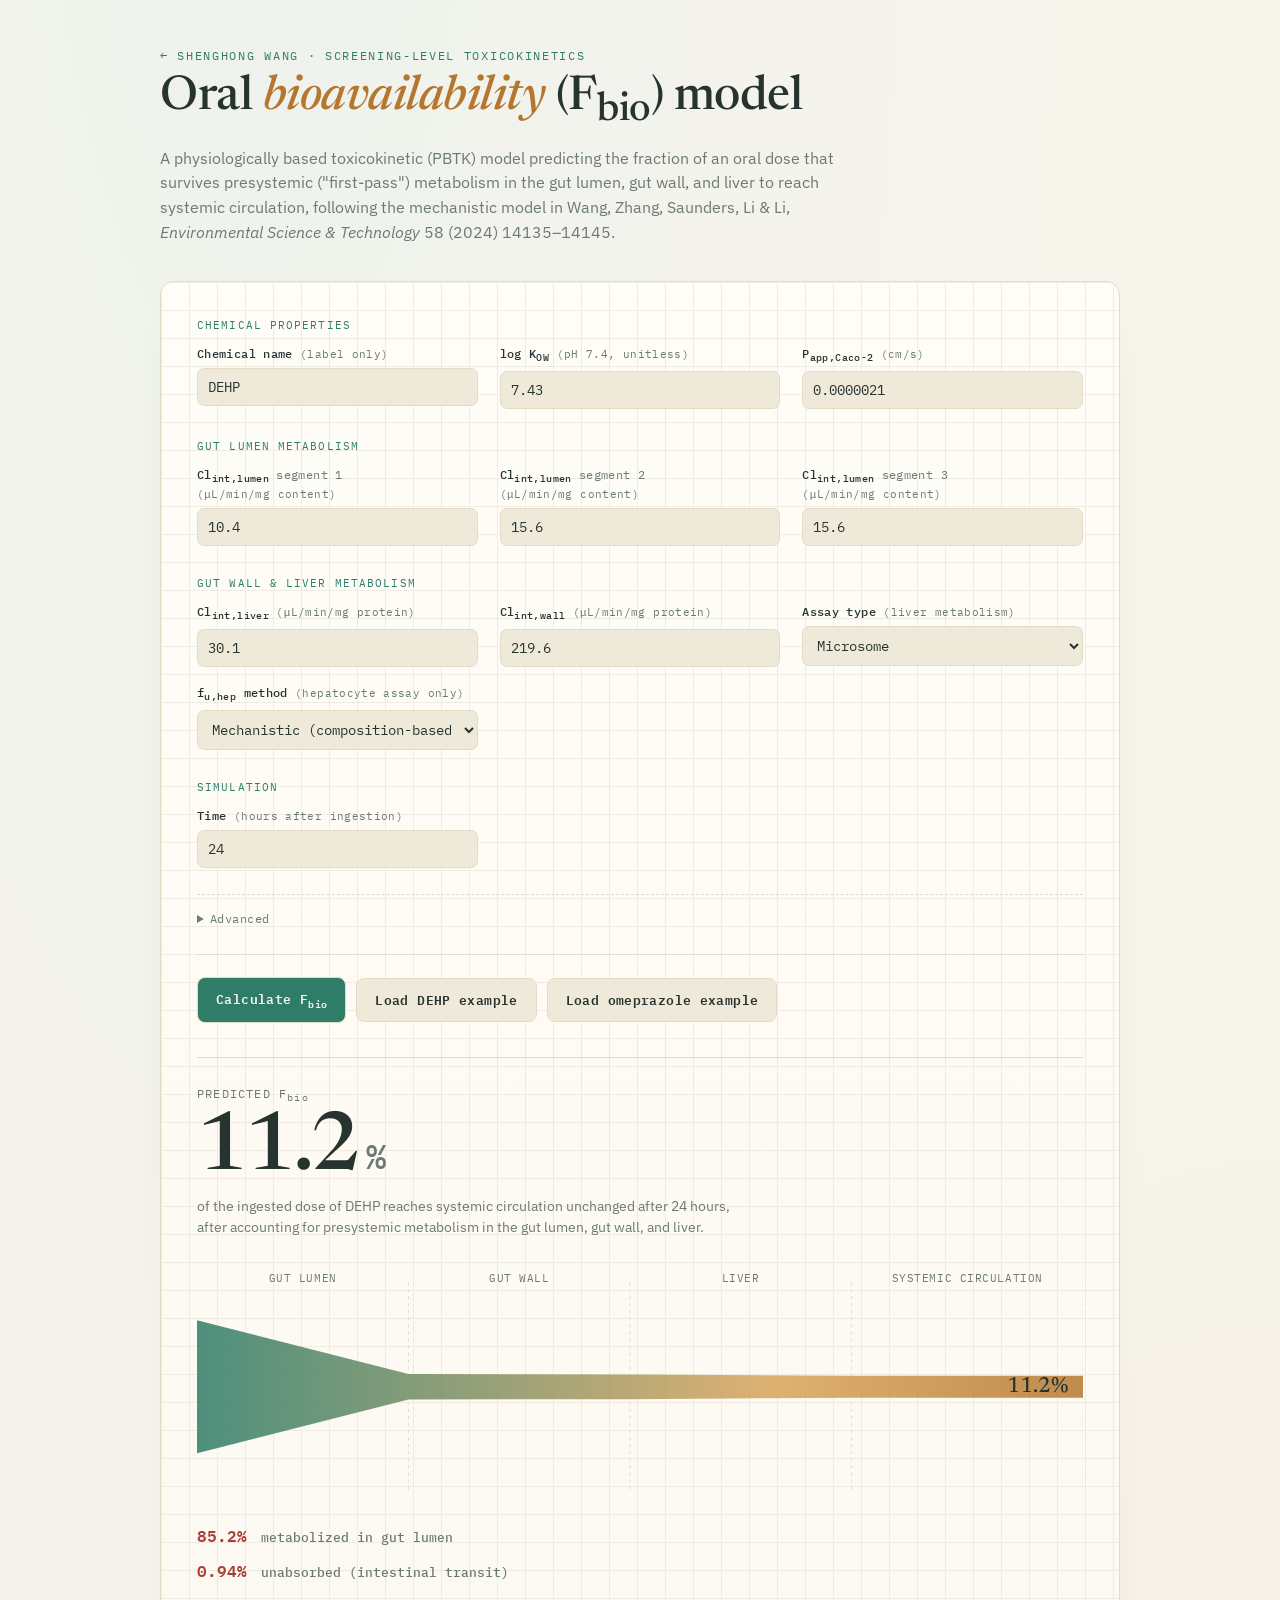
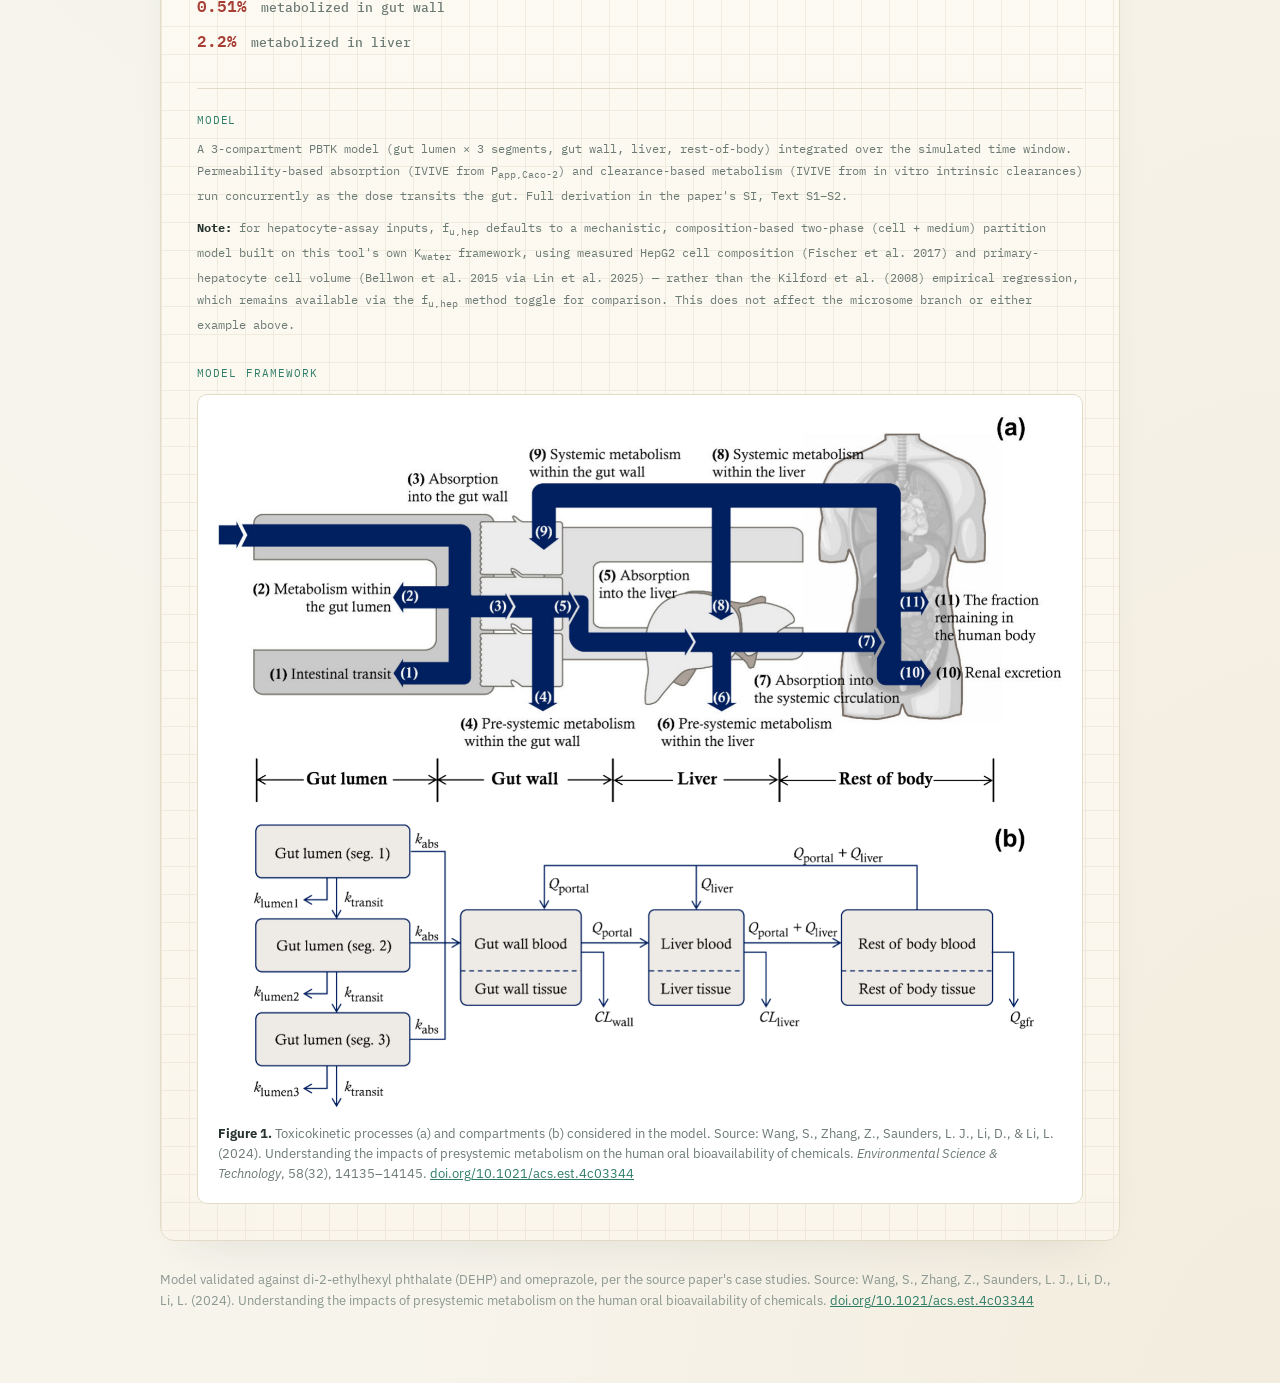
<file: tools/fbio-predictor.html>
<!DOCTYPE html>
<html lang="en">
<head>
<meta charset="UTF-8">
<meta name="viewport" content="width=device-width, initial-scale=1.0">
<title>Fbio Predictor: Oral Bioavailability PBTK Model</title>
<link rel="preconnect" href="https://fonts.googleapis.com">
<link href="https://fonts.googleapis.com/css2?family=Newsreader:ital,opsz,wght@0,6..72,400;0,6..72,500;0,6..72,600;1,6..72,400&family=IBM+Plex+Sans:wght@400;500;600&family=IBM+Plex+Mono:wght@400;500;600&display=swap" rel="stylesheet">
<style>
  :root{
    --bg-0:#f7f4ec;
    --bg-1:#efe9d9;
    --panel:#fffdf8;
    --panel-edge:#e2dcc7;
    --ink:#26332e;
    --ink-dim:#6b7a73;
    --amber:#b5772f;
    --amber-dim:#d9a45c;
    --teal:#2f7d68;
    --red:#a83f36;
    --grid:#e8e2d1;
  }
  *{box-sizing:border-box;}
  html,body{margin:0;padding:0;}
  body{
    background:
      radial-gradient(ellipse at 20% -10%, #eef2ec 0%, transparent 55%),
      radial-gradient(ellipse at 100% 110%, #f3ecdd 0%, transparent 50%),
      var(--bg-0);
    color:var(--ink);
    font-family:'IBM Plex Sans', sans-serif;
    min-height:100vh;
    padding:48px 20px 72px;
  }
  .wrap{max-width:960px;margin:0 auto;}

  header{margin-bottom:36px;}
  .eyebrow{
    font-family:'IBM Plex Mono', monospace;
    font-size:12px;
    letter-spacing:.14em;
    text-transform:uppercase;
    color:var(--teal);
    margin:0 0 10px;
  }
  h1{
    font-family:'Newsreader', serif;
    font-weight:500;
    font-size:clamp(32px,5vw,48px);
    line-height:1.05;
    margin:0 0 14px;
    letter-spacing:-.01em;
  }
  h1 em{font-style:italic;color:var(--amber);}
  .sub{
    color:var(--ink-dim);
    font-size:15.5px;
    line-height:1.6;
    max-width:680px;
    margin:0;
  }
  .sub a{color:var(--teal);}

  .board{
    background:linear-gradient(180deg,var(--panel),#faf6ec);
    border:1px solid var(--panel-edge);
    border-radius:14px;
    padding:36px;
    box-shadow:0 24px 48px -30px rgba(38,51,46,.14), inset 0 1px 0 rgba(255,255,255,.7);
    position:relative;
    overflow:hidden;
  }
  .board::before{
    content:"";
    position:absolute; inset:0;
    background-image:
      linear-gradient(var(--grid) 1px, transparent 1px),
      linear-gradient(90deg, var(--grid) 1px, transparent 1px);
    background-size:28px 28px;
    opacity:.6;
    pointer-events:none;
  }
  .board > *{position:relative;}

  .section-label{
    font-family:'IBM Plex Mono', monospace;
    font-size:11px;
    letter-spacing:.1em;
    text-transform:uppercase;
    color:var(--teal);
    margin:0 0 14px;
  }
  .section-label:not(:first-child){margin-top:30px;}

  .grid3{display:grid; grid-template-columns:repeat(3,1fr); gap:18px 22px;}
  .grid2{display:grid; grid-template-columns:repeat(2,1fr); gap:18px 22px;}
  @media (max-width:720px){ .grid3, .grid2{grid-template-columns:1fr 1fr;} }
  @media (max-width:520px){ .grid3, .grid2{grid-template-columns:1fr;} }

  .field label{
    display:block;
    font-family:'IBM Plex Mono', monospace;
    font-size:12px;
    letter-spacing:.03em;
    color:var(--ink-dim);
    margin-bottom:7px;
  }
  .field label b{color:var(--ink); font-weight:500;}
  .numrow{display:flex; gap:8px; align-items:center;}
  input[type=number], input[type=text], select{
    width:100%;
    background:var(--bg-1);
    border:1px solid var(--panel-edge);
    border-radius:7px;
    color:var(--ink);
    font-family:'IBM Plex Mono', monospace;
    font-size:13.5px;
    padding:9px 10px;
  }
  input:focus, select:focus{outline:2px solid var(--teal); outline-offset:1px;}
  .unit{font-family:'IBM Plex Mono',monospace; font-size:11px; color:var(--ink-dim); white-space:nowrap;}

  details.advanced{margin-top:26px; border-top:1px dashed var(--panel-edge); padding-top:16px;}
  details.advanced summary{
    cursor:pointer;
    font-family:'IBM Plex Mono', monospace;
    font-size:12px;
    letter-spacing:.04em;
    color:var(--ink-dim);
    user-select:none;
  }
  details.advanced summary:hover{color:var(--teal);}
  details.advanced .grid3{margin-top:16px;}
  .hint{font-size:12px; color:var(--ink-dim); line-height:1.5; margin:6px 0 0;}

  .actions{
    display:flex; gap:10px; align-items:center; flex-wrap:wrap;
    margin-top:28px; padding-top:22px; border-top:1px solid var(--panel-edge);
  }
  .btn{
    font-family:'IBM Plex Mono', monospace;
    font-size:12.5px;
    letter-spacing:.03em;
    border-radius:8px;
    padding:10px 18px;
    cursor:pointer;
    border:1px solid var(--panel-edge);
    background:var(--teal);
    color:var(--bg-0);
    font-weight:600;
  }
  .btn.secondary{background:var(--bg-1); color:var(--ink);}
  .btn:hover{filter:brightness(1.07);}
  .err{color:var(--red); font-family:'IBM Plex Mono',monospace; font-size:12.5px; margin-top:14px; display:none;}

  .results{margin-top:34px; padding-top:28px; border-top:1px solid var(--panel-edge); display:none;}
  .readout-label{
    font-family:'IBM Plex Mono', monospace;
    font-size:12px; letter-spacing:.1em; text-transform:uppercase;
    color:var(--ink-dim);
    margin-bottom:6px;
  }
  .keep-case{text-transform:none;}
  .fbio-value{
    font-family:'Newsreader', serif;
    font-weight:500;
    font-size:clamp(48px,8vw,80px);
    line-height:1;
    letter-spacing:-.02em;
    color:var(--ink);
  }
  .fbio-value .pct{font-size:.42em; color:var(--ink-dim); font-family:'IBM Plex Mono',monospace; margin-left:6px;}
  .fbio-caption{font-size:13.5px; color:var(--ink-dim); margin-top:6px; max-width:560px; line-height:1.55;}

  .flow-wrap{margin-top:30px; overflow-x:auto;}
  .flow-svg{display:block; min-width:640px; width:100%; height:auto;}
  .flow-zone-label{font-family:'IBM Plex Mono',monospace; font-size:11px; letter-spacing:.05em; fill:var(--ink-dim); text-transform:uppercase;}
  .flow-fbio-label{font-family:'Newsreader',serif; font-weight:500; font-size:22px; fill:var(--ink);}

  .figure-wrap{margin:0; padding:20px; background:#fff; border:1px solid var(--panel-edge); border-radius:10px;}
  .figure-img{display:block; width:100%; height:auto; border-radius:4px;}
  .figure-caption{
    margin-top:16px;
    font-size:12.5px;
    line-height:1.6;
    color:var(--ink-dim);
    font-family:'IBM Plex Sans', sans-serif;
  }
  .figure-caption b{color:var(--ink);}
  .figure-caption a{color:var(--teal);}

  .loss-list{
    margin-top:22px;
    display:flex; flex-direction:column; gap:8px;
  }
  .loss-list div{
    font-family:'IBM Plex Mono', monospace;
    font-weight:600;
    font-size:16px;
    color:var(--red);
  }
  .loss-list div span{font-weight:500; color:var(--ink-dim); font-size:13px; margin-left:4px;}

  .formula{
    margin-top:34px;
    padding-top:22px;
    border-top:1px solid var(--panel-edge);
    font-family:'IBM Plex Mono', monospace;
    font-size:12px;
    color:var(--ink-dim);
    line-height:1.85;
  }
  .formula .tag{color:var(--teal); letter-spacing:.08em; text-transform:uppercase; font-size:10.5px; display:block; margin-bottom:8px;}
  .formula p{margin:0 0 10px;}

  footer{
    max-width:960px;
    margin:28px auto 0;
    color:#8a978f;
    font-size:12.5px;
    line-height:1.7;
  }
  footer a{color:var(--teal);}
</style>
<script data-goatcounter="https://shenghong.goatcounter.com/count" async src="//gc.zgo.at/count.js"></script>
</head>
<body>
<div class="wrap">

  <header>
    <p class="eyebrow"><a href="../tools.html" style="color:inherit; text-decoration:none;">&larr; Shenghong Wang</a> &middot; Screening-level toxicokinetics</p>
    <h1>Oral <em>bioavailability</em> (F<sub>bio</sub>) model</h1>
    <p class="sub">A physiologically based toxicokinetic (PBTK) model predicting the fraction of an oral dose that survives presystemic ("first-pass") metabolism in the gut lumen, gut wall, and liver to reach systemic circulation, following the mechanistic model in Wang, Zhang, Saunders, Li &amp; Li, <em style="font-style:italic">Environmental Science &amp; Technology</em> 58 (2024) 14135&ndash;14145.</p>
  </header>

  <div class="board">

    <p class="section-label">Chemical properties</p>
    <div class="grid3">
      <div class="field">
        <label><b>Chemical name</b> <span class="unit">(label only)</span></label>
        <input type="text" id="name" value="DEHP">
      </div>
      <div class="field">
        <label><b>log K<sub>OW</sub></b> <span class="unit">(pH 7.4, unitless)</span></label>
        <input type="number" id="logKow" value="7.43" step="any">
      </div>
      <div class="field">
        <label><b>P<sub>app,Caco-2</sub></b> <span class="unit">(cm/s)</span></label>
        <input type="number" id="Papp" value="2.1e-6" step="any">
      </div>
    </div>

    <p class="section-label">Gut lumen metabolism</p>
    <div class="grid3">
      <div class="field">
        <label><b>Cl<sub>int,lumen</sub></b> segment 1 <span class="unit">(&mu;L/min/mg content)</span></label>
        <input type="number" id="clLumen1" value="10.4" step="any">
      </div>
      <div class="field">
        <label><b>Cl<sub>int,lumen</sub></b> segment 2 <span class="unit">(&mu;L/min/mg content)</span></label>
        <input type="number" id="clLumen2" value="15.6" step="any">
      </div>
      <div class="field">
        <label><b>Cl<sub>int,lumen</sub></b> segment 3 <span class="unit">(&mu;L/min/mg content)</span></label>
        <input type="number" id="clLumen3" value="15.6" step="any">
      </div>
    </div>

    <p class="section-label">Gut wall &amp; liver metabolism</p>
    <div class="grid3">
      <div class="field">
        <label><b>Cl<sub>int,liver</sub></b> <span class="unit" id="clLiverUnit">(&mu;L/min/mg protein)</span></label>
        <input type="number" id="clLiver" value="30.1" step="any">
      </div>
      <div class="field">
        <label><b>Cl<sub>int,wall</sub></b> <span class="unit">(&mu;L/min/mg protein)</span></label>
        <input type="number" id="clWall" value="219.6" step="any">
      </div>
      <div class="field">
        <label><b>Assay type</b> <span class="unit">(liver metabolism)</span></label>
        <select id="clintType">
          <option value="microsome" selected>Microsome</option>
          <option value="hep">Hepatocyte</option>
        </select>
      </div>
      <div class="field">
        <label><b>f<sub>u,hep</sub> method</b> <span class="unit">(hepatocyte assay only)</span></label>
        <select id="fuHepMethod">
          <option value="mechanistic" selected>Mechanistic (composition-based)</option>
          <option value="kilford">Kilford et al. 2008 (empirical)</option>
        </select>
      </div>
    </div>

    <p class="section-label">Simulation</p>
    <div class="grid3">
      <div class="field">
        <label><b>Time</b> <span class="unit">(hours after ingestion)</span></label>
        <input type="number" id="time" value="24" step="any" min="0.1">
      </div>
    </div>

    <details class="advanced">
      <summary>Advanced</summary>
      <div class="grid3">
        <div class="field">
          <label><b>N<sub>lumen</sub></b> <span class="unit">(gut-lumen scaling factor)</span></label>
          <input type="number" id="nLumen" value="1" step="any" min="0">
        </div>
      </div>
      <p class="hint">Scales gut-lumen metabolic rate constants relative to the default in vitro&ndash;in vivo extrapolation. Default is 1. The source paper used N<sub>lumen</sub> = 3 for DEHP to account for lipase activity differences between rat and human gut content used in scaling; set it back to 1 unless you have a specific reason to adjust it for your chemical.</p>
    </details>

    <div class="actions">
      <button class="btn" id="calcBtn" type="button">Calculate F<sub>bio</sub></button>
      <button class="btn secondary" id="loadDehp" type="button">Load DEHP example</button>
      <button class="btn secondary" id="loadOmep" type="button">Load omeprazole example</button>
    </div>
    <p class="err" id="errBox"></p>

    <div class="results" id="results">
      <div class="readout-label">Predicted <span class="keep-case">F<sub>bio</sub></span></div>
      <div class="fbio-value" id="fbioBig">N/A<span class="pct">%</span></div>
      <p class="fbio-caption" id="fbioCaption"></p>

      <div class="flow-wrap">
        <svg class="flow-svg" id="flowSvg" viewBox="0 0 880 230" xmlns="http://www.w3.org/2000/svg"></svg>
      </div>
      <div class="loss-list" id="lossList"></div>
    </div>

    <div class="formula">
      <span class="tag">Model</span>
      <p>A 3-compartment PBTK model (gut lumen &times; 3 segments, gut wall, liver, rest-of-body) integrated over the simulated time window. Permeability-based absorption (IVIVE from P<sub>app,Caco-2</sub>) and clearance-based metabolism (IVIVE from in vitro intrinsic clearances) run concurrently as the dose transits the gut. Full derivation in the paper's SI, Text S1&ndash;S2.</p>
      <p><b style="color:var(--ink)">Note:</b> for hepatocyte-assay inputs, f<sub>u,hep</sub> defaults to a mechanistic, composition-based two-phase (cell + medium) partition model built on this tool's own K<sub>water</sub> framework, using measured HepG2 cell composition (Fischer et al. 2017) and primary-hepatocyte cell volume (Bellwon et al. 2015 via Lin et al. 2025) &mdash; rather than the Kilford et al. (2008) empirical regression, which remains available via the f<sub>u,hep</sub> method toggle for comparison. This does not affect the microsome branch or either example above.</p>
    </div>

    <p class="section-label">Model framework</p>
    <figure class="figure-wrap">
      <img class="figure-img" src="../assets/fbio-figure1.png" alt="Figure 1 from the source paper: toxicokinetic processes (panel a) and compartments (panel b) considered in the model, showing gut lumen, gut wall, liver, and rest-of-body compartments and the flows between them.">
      <figcaption class="figure-caption"><b>Figure 1.</b> Toxicokinetic processes (a) and compartments (b) considered in the model. Source: Wang, S., Zhang, Z., Saunders, L. J., Li, D., &amp; Li, L. (2024). Understanding the impacts of presystemic metabolism on the human oral bioavailability of chemicals. <i>Environmental Science &amp; Technology</i>, 58(32), 14135&ndash;14145. <a href="https://doi.org/10.1021/acs.est.4c03344" target="_blank" rel="noopener">doi.org/10.1021/acs.est.4c03344</a></figcaption>
    </figure>
  </div>

  <footer>
    Model validated against di-2-ethylhexyl phthalate (DEHP) and omeprazole, per the source paper's case studies. Source: Wang, S., Zhang, Z., Saunders, L. J., Li, D., Li, L. (2024). Understanding the impacts of presystemic metabolism on the human oral bioavailability of chemicals. <a href="https://doi.org/10.1021/acs.est.4c03344" target="_blank" rel="noopener">doi.org/10.1021/acs.est.4c03344</a>
  </footer>

</div>

<script>
(function(){

  // ---------------------------------------------------------------------------
  // NEW EQUATIONS (mechanistic fu_hep) — added from external analysis, see
  // fu_hep_composition.md / fu_hep_methods.md / fu_inc.js for full derivation
  // and provenance. Replaces the Kilford et al. (2008) empirical regression
  // (kept below as an alternative, selectable via "fu_hep method") with a
  // composition-based two-phase (cell + medium) partitioning model, built from
  // the same Kwater() framework already used for every tissue Kp in this model
  // — so the hepatocyte branch is now derived the same way the microsome
  // branch (fu_mic) always has been, instead of mixing an empirical regression
  // into an otherwise-mechanistic model.
  //
  // Cell composition: measured HepG2 volume fractions — water 0.8735, protein
  // 0.0946, neutral (storage) lipid 0.00957, phospholipid (membrane) 0.02233 —
  // from Fischer et al. (2017), "Modeling Exposure in the Tox21 in Vitro
  // Bioassays," Chem. Res. Toxicol. 30(5), 1197–1208, Table 2 (doi
  // 10.1021/acs.chemrestox.7b00023). The storage:membrane lipid split (30:70)
  // is a modeling convention (Armitage et al. 2021, Toxics 9:315), not itself
  // measured — but it's corroborated to within 0.8 percentage points by this
  // model's own LIVER row (0.019/(0.019+0.046) = 0.2923 vs. the 0.300
  // convention), so the residual uncertainty it introduces is <0.3% in fu_hep.
  //
  // Cell volume: 3.4 pL (primary human hepatocyte), from Bellwon et al.
  // (2015), Toxicol. In Vitro 30:62–78 (doi 10.1016/j.tiv.2015.07.016), Table
  // 7, via Lin et al. (2025), "Comparative Analysis of Chemical Distribution
  // Models for Quantitative In Vitro to In Vivo Extrapolation," Toxics 13:439
  // (doi 10.3390/toxics13060439), Table S3.
  //
  // Assay density fixed at the field-standard 1e6 cells/mL (matching the
  // density Kilford's own regression and EPA's httk both implicitly assume),
  // giving Vr = 1e6 x 3.4pL x 1e-9 = 0.0034 — computed from assay geometry
  // rather than asserted as a constant. Medium is treated as serum-free
  // protein-free buffer (pure water) — the same assumption the Kilford
  // regression itself makes. This model has no pKa/ionization correction
  // (see the half-life tool for that), so this uses raw logKow, consistent
  // with the rest of this file's partitioning calculations.
  const HEPATOCYTE_MEASURED = { vw: 0.8735, vn: 0.00957, vp: 0.02233, va: 0, vpr: 0.0946 };
  const V_CELL_HEP_PL = 3.4;
  const CELLS_PER_ML_HEP = 1e6;

  function computeFbio(p) {
    const { Cl_int_lumen1, Cl_int_lumen2, Cl_int_lumen3, Cl_int_liver, Cl_int_wall,
      logKow, Clint_type, Papp_caco2, time, N_lumen, fu_hep_method } = p;

    const BW = 70, R = 1.75;
    const k_transit = 1 / 4 * 3;
    const Q_cardiacc = 13.88 * Math.pow(BW, 0.75);
    const Q_portal = 0.2054 * Q_cardiacc;
    const Q_liver = 0.05359 * Q_cardiacc;
    const V_wall = 0.0089 * BW;
    const V_liver = 0.0245 * BW;
    const V_rest = 0.788 * BW;
    const M_liver = 1800, M_wall = 623;
    const Q_gfr = 0.30998 * Math.pow(BW, 0.75);
    const F_reabsorption = (1 - 0.06 / Q_gfr) * Math.pow(Papp_caco2, 2.7) / (Math.pow(34.4e-6, 2.7) + Math.pow(Papp_caco2, 2.7));

    const Klipidw = Math.pow(10, logKow);
    const Kproteinw = Math.pow(10, 0.73 * logKow - 0.39);
    const Kplipidw = Math.pow(10, 1.01 * logKow + 0.12);
    const Kalbuminw = Math.pow(10, 0.73 * logKow - 0.39);

    function Kwater(vw, vn, vp, va, vpr) {
      return vw + vn * Klipidw + vp * Kplipidw + va * Kalbuminw + vpr * Kproteinw;
    }

    const Kliverwater = Kwater(0.73, 0.019, 0.046, 0.0019, 0.17);
    const Kplasmawater = Kwater(0.96, 0.0015, 0.0008, 0.029, 0.015);
    const Kwallwater = Kwater(0.7969, 0.04347, 0.01953, 0.001056, 0.135);
    const K_liver2plasma = Kliverwater / Kplasmawater;
    const K_wall2plasma = Kwallwater / Kplasmawater;

    const Kmusclewater = Kwater(0.788, 0.0043, 0.0045, 0.0013, 0.17);
    const K_muscle2plasma = Kmusclewater / Kplasmawater;

    const Klungwater = Kwater(0.84, 0.0102, 0.0098, 0.0054, 0.055);
    const K_lung2plasma = Klungwater / Kplasmawater;

    const Kbrainwater = Kwater(0.79, 0.043, 0.067, 0.00004, 0.08);
    const K_brain2plasma = Kbrainwater / Kplasmawater;

    const Kkidneywater = Kwater(0.78, 0.012, 0.035, 0.0024, 0.16);
    const K_kidney2plasma = Kkidneywater / Kplasmawater; // corrected; SI divides by itself

    const Kbloodwater = Kwater(0.81, 0.0013, 0.0022, 0.016, 0.16);
    const K_blood2plasma = Kbloodwater / Kplasmawater;

    const K_rest2plasma = (0.3842 * K_muscle2plasma + 0.007235 * K_lung2plasma + 0.019310 * K_brain2plasma + 0.00419 * K_kidney2plasma) / (0.3842 + 0.007235 + 0.019310 + 0.00419);

    const fub_blood = (1 / Kbloodwater) * 0.81;
    const fub_plasma = (1 / Kplasmawater) * 0.96;
    const R_blood2plasma = K_blood2plasma;

    const Peff = Math.pow(10, 0.2940 * Math.log10(Papp_caco2) - 2.4209);
    const k_abs = (2 * Peff / R) * 3600;

    const fub_lumen = 1;
    const N = N_lumen || 1;
    const k_lumen1 = Cl_int_lumen1 * 0.001 * 60 * N * fub_lumen;
    const k_lumen2 = Cl_int_lumen2 * 0.001 * 60 * N * fub_lumen;
    const k_lumen3 = Cl_int_lumen3 * 0.001 * 60 * N * fub_lumen;

    const w_assay_blood = 1;
    let Cl_liver, fu_mic;
    if (Clint_type === "microsome") {
      const N_liver = 62.9;
      const v_protein_assay = 1 / 1000;
      const v_plipid_assay = 0.35 * v_protein_assay;
      const v_water_assay = 1 - v_protein_assay - v_plipid_assay;
      const Kassaywater = Kwater(v_water_assay, 0, v_plipid_assay, 0, v_protein_assay);
      fu_mic = (1 / Kassaywater) * v_water_assay;
      Cl_liver = Cl_int_liver * N_liver * M_liver * 60 / 1e6 * w_assay_blood / fu_mic * fub_blood;
    } else if (Clint_type === "hep") {
      const N_hep = 110;

      // Kilford et al. (2008) empirical regression (Vr=0.005 default; this
      // file previously had 0.5, a 100x error — see the "Model" note below).
      const Vr_kilford = 0.005;
      const fub_hep_kilford = 1 / (1 + 125 * Vr_kilford * Math.pow(10, 0.072 * logKow * logKow + 0.067 * logKow - 1.126));

      // NEW EQUATION — mechanistic fu_hep: a two-phase (cell + medium)
      // composition-based partition model, using this model's own Kwater()
      // machinery instead of Kilford's empirical curve fit. See the
      // HEPATOCYTE_MEASURED/V_CELL_HEP_PL block above for full provenance.
      // Medium is modeled as serum-free protein-free buffer (pure water, so
      // K_medwater=1), matching the assumption implicit in the Kilford
      // regression itself.
      const Vr_mech = CELLS_PER_ML_HEP * V_CELL_HEP_PL * 1e-9;
      const K_cellwater = Kwater(HEPATOCYTE_MEASURED.vw, HEPATOCYTE_MEASURED.vn, HEPATOCYTE_MEASURED.vp, HEPATOCYTE_MEASURED.va, HEPATOCYTE_MEASURED.vpr);
      const Kassaywater_mech = (1 - Vr_mech) * 1 + Vr_mech * K_cellwater;
      const fub_hep_mech = (1 - Vr_mech) / Kassaywater_mech;

      const fub_hep = fu_hep_method === "kilford" ? fub_hep_kilford : fub_hep_mech;
      fu_mic = fub_hep;
      Cl_liver = Cl_int_liver * N_hep * M_liver * 60 / 1e6 * w_assay_blood / fub_hep * fub_blood;
    } else {
      throw new Error("Clint_type must be 'microsome' or 'hep'");
    }

    const N_wall = 3.9;
    const Cl_wall = Cl_int_wall * N_wall * M_wall * 60 / 1e6 * w_assay_blood / fu_mic * fub_blood;

    function deriv(z) {
      const dA_lumen1 = -k_abs * z[0] - k_transit * z[0] - k_lumen1 * z[0];
      const dA_lumen2 = k_transit * z[0] - k_transit * z[1] - k_abs * z[1] - k_lumen2 * z[1];
      const dA_lumen3 = k_transit * z[1] - k_transit * z[2] - k_abs * z[2] - k_lumen3 * z[2];
      const dAlumen2wall = k_abs * (z[0] + z[1] + z[2]);
      const dArest2wall = Q_portal * R_blood2plasma / K_rest2plasma * z[5];
      const dAwall2liver = Q_portal * R_blood2plasma / K_wall2plasma * z[3];
      const dArest2liver = Q_liver * R_blood2plasma / K_rest2plasma * z[5];
      const dAliver2rest = (Q_liver + Q_portal) * R_blood2plasma / K_liver2plasma * z[4];
      const dAwall2met = Cl_wall * R_blood2plasma / K_wall2plasma * z[3];
      const dAliver2met = Cl_liver * R_blood2plasma / K_liver2plasma * z[4];
      const dArest2urine = Q_gfr * fub_plasma * (1 - F_reabsorption) / K_rest2plasma * z[5];
      const dAlumen2met = k_lumen1 * z[0] + k_lumen2 * z[1] + k_lumen3 * z[2];
      const dAlumen1_2met = k_lumen1 * z[0];
      const dAlumen2_2met = k_lumen2 * z[1];
      const dAlumen3_2met = k_lumen3 * z[2];
      const dAlumen2transit = k_transit * z[2];

      const dC_wall = (dAlumen2wall + dArest2wall - dAwall2liver - dAwall2met) / V_wall;
      const dC_liver = (dAwall2liver + dArest2liver - dAliver2rest - dAliver2met) / V_liver;
      const dC_rest = (dAliver2rest - dArest2liver - dArest2wall - dArest2urine) / V_rest;

      return [dA_lumen1, dA_lumen2, dA_lumen3, dC_wall, dC_liver, dC_rest, dAlumen2wall, dArest2wall,
        dAwall2liver, dArest2liver, dAliver2rest, dAlumen2met, dAliver2met, dAwall2met,
        dAlumen1_2met, dAlumen2_2met, dAlumen3_2met, dArest2urine, dAlumen2transit];
    }

    function addScaled(z, k, s) {
      const out = new Array(z.length);
      for (let i = 0; i < z.length; i++) out[i] = z[i] + s * k[i];
      return out;
    }

    const steps = 5000;
    const dt = time / steps;
    let z = new Array(19).fill(0);
    z[0] = 1;
    for (let i = 0; i < steps; i++) {
      const k1 = deriv(z);
      const k2 = deriv(addScaled(z, k1, dt / 2));
      const k3 = deriv(addScaled(z, k2, dt / 2));
      const k4 = deriv(addScaled(z, k3, dt));
      const zn = new Array(19);
      for (let j = 0; j < 19; j++) zn[j] = z[j] + (dt / 6) * (k1[j] + 2 * k2[j] + 2 * k3[j] + k4[j]);
      z = zn;
    }

    const wallShare = z[6] / (z[6] + z[7]);
    const liverAbsShare = z[8] / (z[8] + z[9]);

    return {
      lumen_met: z[11],
      transit: z[18],
      Fabs: z[6],
      wall_met_frac: z[13] * wallShare,
      liver_abs_frac: z[8] * wallShare,
      liver_met_frac: z[12] * wallShare * liverAbsShare,
      Fbio: wallShare * liverAbsShare * z[10],
      sys_met_liver: z[12] * (1 - wallShare * liverAbsShare),
      sys_met_wall: z[13] * (1 - wallShare),
      renal: z[17],
    };
  }

  // ---- DOM wiring ----
  const els = {
    name: document.getElementById('name'),
    logKow: document.getElementById('logKow'),
    Papp: document.getElementById('Papp'),
    clLumen1: document.getElementById('clLumen1'),
    clLumen2: document.getElementById('clLumen2'),
    clLumen3: document.getElementById('clLumen3'),
    clLiver: document.getElementById('clLiver'),
    clWall: document.getElementById('clWall'),
    clintType: document.getElementById('clintType'),
    fuHepMethod: document.getElementById('fuHepMethod'),
    time: document.getElementById('time'),
    nLumen: document.getElementById('nLumen'),
  };
  const clLiverUnit = document.getElementById('clLiverUnit');
  function updateLiverUnit() {
    clLiverUnit.innerHTML = els.clintType.value === 'hep'
      ? '(&mu;L/min/10<sup>6</sup> hepatocytes)'
      : '(&mu;L/min/mg protein)';
  }
  els.clintType.addEventListener('change', updateLiverUnit);
  const calcBtn = document.getElementById('calcBtn');
  const errBox = document.getElementById('errBox');
  const results = document.getElementById('results');
  const fbioBig = document.getElementById('fbioBig');
  const fbioCaption = document.getElementById('fbioCaption');
  const flowSvg = document.getElementById('flowSvg');
  const lossList = document.getElementById('lossList');

  function pctStr(v) {
    return (v * 100).toFixed(v * 100 < 1 && v > 0 ? 2 : 1) + '%';
  }

  function buildFlow(data) {
    const zones = [
      { label: 'Gut lumen', x0: 0, x1: 210 },
      { label: 'Gut wall', x0: 210, x1: 430 },
      { label: 'Liver', x0: 430, x1: 650 },
      { label: 'Systemic circulation', x0: 650, x1: 880 },
    ];
    const amounts = [1, data.Fabs, data.liver_abs_frac, data.Fbio, data.Fbio];
    const xs = [0, 210, 430, 650, 880];
    const cy = 118;
    const maxHalf = 66;
    const minHalf = 4;
    function halfH(a) { return minHalf + a * (maxHalf - minHalf); }

    let topPts = '', botPts = '';
    for (let i = 0; i < xs.length; i++) {
      const h = halfH(amounts[i]);
      topPts += xs[i] + ',' + (cy - h) + ' ';
    }
    for (let i = xs.length - 1; i >= 0; i--) {
      const h = halfH(amounts[i]);
      botPts += xs[i] + ',' + (cy + h) + ' ';
    }

    let svg = '';
    svg += '<defs><linearGradient id="riverGrad" x1="0" y1="0" x2="1" y2="0">' +
      '<stop offset="0%" stop-color="var(--teal)"/><stop offset="65%" stop-color="var(--amber-dim)"/>' +
      '<stop offset="100%" stop-color="var(--amber)"/></linearGradient></defs>';

    // zone dividers + labels
    zones.forEach(function(z){
      svg += '<line x1="'+z.x1+'" y1="14" x2="'+z.x1+'" y2="220" stroke="var(--panel-edge)" stroke-dasharray="3,4"/>';
      const cx = (z.x0 + z.x1) / 2;
      svg += '<text class="flow-zone-label" x="'+cx+'" y="14" text-anchor="middle">'+z.label+'</text>';
    });

    svg += '<polygon points="'+topPts+botPts+'" fill="url(#riverGrad)" opacity="0.85"/>';

    // final Fbio label
    svg += '<text class="flow-fbio-label" x="865" y="'+(cy+5)+'" text-anchor="end">'+pctStr(data.Fbio)+'</text>';

    flowSvg.innerHTML = svg;
  }

  function buildLossList(data) {
    const items = [
      { pct: data.lumen_met, label: 'metabolized in gut lumen' },
      { pct: data.transit, label: 'unabsorbed (intestinal transit)' },
      { pct: data.wall_met_frac, label: 'metabolized in gut wall' },
      { pct: data.liver_met_frac, label: 'metabolized in liver' },
    ];
    lossList.innerHTML = items.map(function(it){
      return '<div>' + pctStr(it.pct) + ' <span>' + it.label + '</span></div>';
    }).join('');
  }

  function readInputs() {
    const p = {
      Cl_int_lumen1: parseFloat(els.clLumen1.value),
      Cl_int_lumen2: parseFloat(els.clLumen2.value),
      Cl_int_lumen3: parseFloat(els.clLumen3.value),
      Cl_int_liver: parseFloat(els.clLiver.value),
      Cl_int_wall: parseFloat(els.clWall.value),
      logKow: parseFloat(els.logKow.value),
      Clint_type: els.clintType.value,
      fu_hep_method: els.fuHepMethod.value,
      Papp_caco2: parseFloat(els.Papp.value),
      time: parseFloat(els.time.value),
      N_lumen: parseFloat(els.nLumen.value),
    };
    const nums = [p.Cl_int_lumen1, p.Cl_int_lumen2, p.Cl_int_lumen3, p.Cl_int_liver, p.Cl_int_wall, p.logKow, p.Papp_caco2, p.time, p.N_lumen];
    if (nums.some(function(v){ return !isFinite(v); })) throw new Error('All fields must be valid numbers.');
    if (p.Papp_caco2 <= 0) throw new Error('Papp,Caco-2 must be greater than 0.');
    if (p.time <= 0) throw new Error('Time must be greater than 0.');
    if ([p.Cl_int_lumen1, p.Cl_int_lumen2, p.Cl_int_lumen3, p.Cl_int_liver, p.Cl_int_wall, p.N_lumen].some(function(v){ return v < 0; })) {
      throw new Error('Clearances and N_lumen cannot be negative.');
    }
    return p;
  }

  function run() {
    errBox.style.display = 'none';
    try {
      const p = readInputs();
      const data = computeFbio(p);
      fbioBig.innerHTML = pctStr(data.Fbio).replace('%','') + '<span class="pct">%</span>';
      const name = els.name.value.trim() || 'this chemical';
      fbioCaption.textContent = 'of the ingested dose of ' + name + ' reaches systemic circulation unchanged after ' + els.time.value + ' hours, after accounting for presystemic metabolism in the gut lumen, gut wall, and liver.';
      buildFlow(data);
      buildLossList(data);
      results.style.display = 'block';
    } catch (e) {
      errBox.textContent = e.message;
      errBox.style.display = 'block';
      results.style.display = 'none';
    }
  }

  function trackEvent(path) {
    if (window.goatcounter && window.goatcounter.count) window.goatcounter.count({ path: path, event: true });
  }
  calcBtn.addEventListener('click', function () { trackEvent('fbio-calculate'); run(); });

  function loadDehp() {
    els.name.value = 'DEHP';
    els.logKow.value = 7.43;
    els.Papp.value = 2.1e-6;
    els.clLumen1.value = 10.4;
    els.clLumen2.value = 15.6;
    els.clLumen3.value = 15.6;
    els.clLiver.value = 30.1;
    els.clWall.value = 219.6;
    els.clintType.value = 'microsome';
    els.fuHepMethod.value = 'mechanistic';
    updateLiverUnit();
    els.time.value = 24;
    els.nLumen.value = 3;
    run();
  }

  function loadOmep() {
    els.name.value = 'Omeprazole';
    els.logKow.value = 2.38;
    els.Papp.value = 6.48e-5;
    els.clLumen1.value = 0;
    els.clLumen2.value = 0;
    els.clLumen3.value = 36.7;
    els.clLiver.value = 49.0;
    els.clWall.value = 0;
    els.clintType.value = 'microsome';
    els.fuHepMethod.value = 'mechanistic';
    updateLiverUnit();
    els.time.value = 24;
    els.nLumen.value = 1;
    run();
  }

  document.getElementById('loadDehp').addEventListener('click', loadDehp);
  document.getElementById('loadOmep').addEventListener('click', loadOmep);

  // initial render: use the DEHP preset so the displayed defaults (including
  // the advanced N_lumen field) are internally consistent with each other.
  loadDehp();

})();
</script>
</body>
</html>
</file>
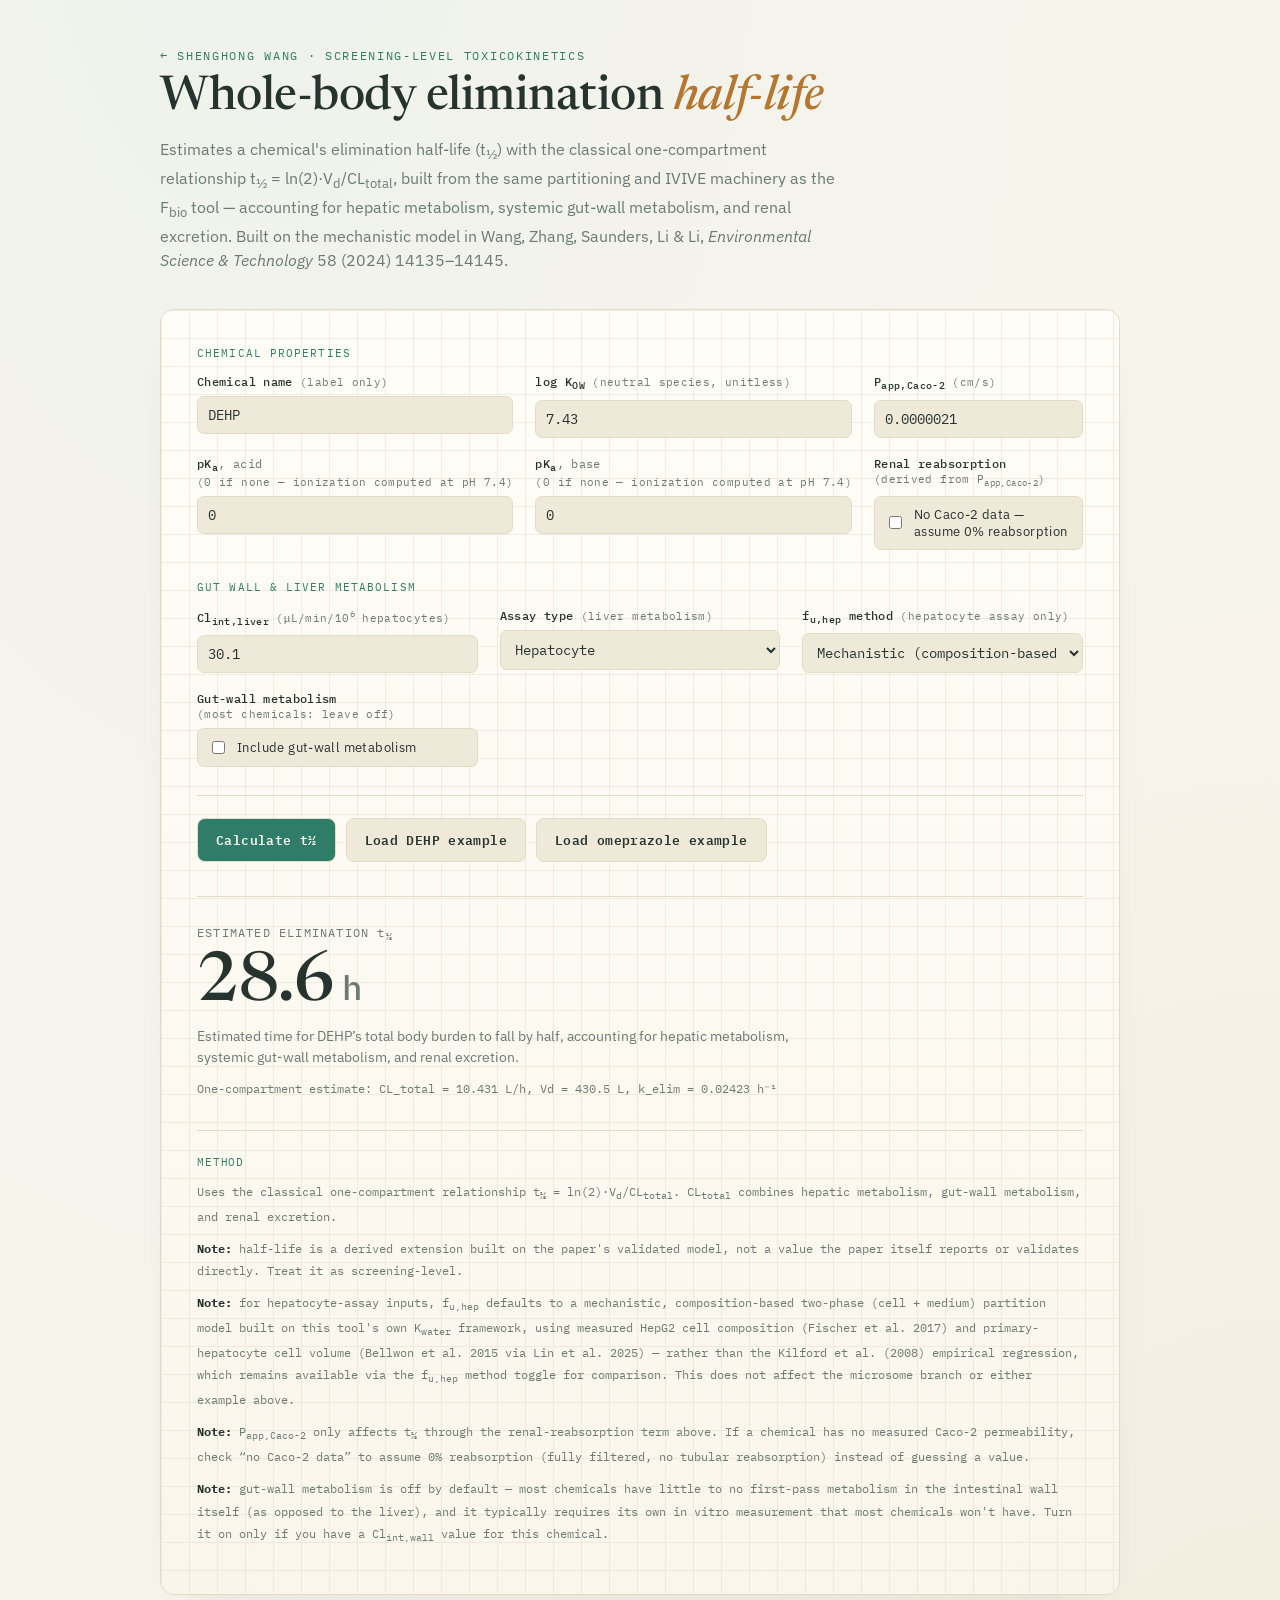
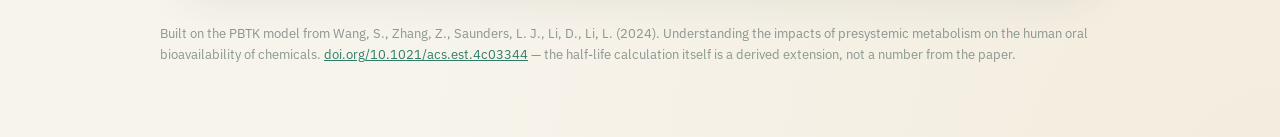
<file: tools/halflife-predictor.html>
<!DOCTYPE html>
<html lang="en">
<head>
<meta charset="UTF-8">
<meta name="viewport" content="width=device-width, initial-scale=1.0">
<title>Half-life Predictor: Whole-Body Elimination PBTK Model</title>
<link rel="preconnect" href="https://fonts.googleapis.com">
<link href="https://fonts.googleapis.com/css2?family=Newsreader:ital,opsz,wght@0,6..72,400;0,6..72,500;0,6..72,600;1,6..72,400&family=IBM+Plex+Sans:wght@400;500;600&family=IBM+Plex+Mono:wght@400;500;600&display=swap" rel="stylesheet">
<style>
  :root{
    --bg-0:#f7f4ec;
    --bg-1:#efe9d9;
    --panel:#fffdf8;
    --panel-edge:#e2dcc7;
    --ink:#26332e;
    --ink-dim:#6b7a73;
    --amber:#b5772f;
    --amber-dim:#d9a45c;
    --teal:#2f7d68;
    --red:#a83f36;
    --grid:#e8e2d1;
  }
  *{box-sizing:border-box;}
  html,body{margin:0;padding:0;}
  body{
    background:
      radial-gradient(ellipse at 20% -10%, #eef2ec 0%, transparent 55%),
      radial-gradient(ellipse at 100% 110%, #f3ecdd 0%, transparent 50%),
      var(--bg-0);
    color:var(--ink);
    font-family:'IBM Plex Sans', sans-serif;
    min-height:100vh;
    padding:48px 20px 72px;
  }
  .wrap{max-width:960px;margin:0 auto;}

  header{margin-bottom:36px;}
  .eyebrow{
    font-family:'IBM Plex Mono', monospace;
    font-size:12px;
    letter-spacing:.14em;
    text-transform:uppercase;
    color:var(--teal);
    margin:0 0 10px;
  }
  h1{
    font-family:'Newsreader', serif;
    font-weight:500;
    font-size:clamp(32px,5vw,48px);
    line-height:1.05;
    margin:0 0 14px;
    letter-spacing:-.01em;
  }
  h1 em{font-style:italic;color:var(--amber);}
  .sub{
    color:var(--ink-dim);
    font-size:15.5px;
    line-height:1.6;
    max-width:680px;
    margin:0;
  }
  .sub a{color:var(--teal);}

  .board{
    background:linear-gradient(180deg,var(--panel),#faf6ec);
    border:1px solid var(--panel-edge);
    border-radius:14px;
    padding:36px;
    box-shadow:0 24px 48px -30px rgba(38,51,46,.14), inset 0 1px 0 rgba(255,255,255,.7);
    position:relative;
    overflow:hidden;
  }
  .board::before{
    content:"";
    position:absolute; inset:0;
    background-image:
      linear-gradient(var(--grid) 1px, transparent 1px),
      linear-gradient(90deg, var(--grid) 1px, transparent 1px);
    background-size:28px 28px;
    opacity:.6;
    pointer-events:none;
  }
  .board > *{position:relative;}

  .section-label{
    font-family:'IBM Plex Mono', monospace;
    font-size:11px;
    letter-spacing:.1em;
    text-transform:uppercase;
    color:var(--teal);
    margin:0 0 14px;
  }
  .section-label:not(:first-child){margin-top:30px;}

  .grid3{display:grid; grid-template-columns:repeat(3,1fr); gap:18px 22px;}
  @media (max-width:720px){ .grid3{grid-template-columns:1fr 1fr;} }
  @media (max-width:520px){ .grid3{grid-template-columns:1fr;} }

  .field label{
    display:block;
    font-family:'IBM Plex Mono', monospace;
    font-size:12px;
    letter-spacing:.03em;
    color:var(--ink-dim);
    margin-bottom:7px;
  }
  .field label b{color:var(--ink); font-weight:500;}
  input[type=number], input[type=text], select{
    width:100%;
    background:var(--bg-1);
    border:1px solid var(--panel-edge);
    border-radius:7px;
    color:var(--ink);
    font-family:'IBM Plex Mono', monospace;
    font-size:13.5px;
    padding:9px 10px;
  }
  input:focus, select:focus{outline:2px solid var(--teal); outline-offset:1px;}
  .unit{font-family:'IBM Plex Mono',monospace; font-size:11px; color:var(--ink-dim); white-space:nowrap;}

  .field .checkbox-field{
    display:flex; align-items:center; gap:9px;
    width:100%;
    background:var(--bg-1);
    border:1px solid var(--panel-edge);
    border-radius:7px;
    color:var(--ink);
    font-family:'IBM Plex Sans', sans-serif;
    font-size:13px;
    margin-bottom:0;
    padding:9px 10px;
    cursor:pointer;
  }
  .field .checkbox-field input[type=checkbox]{width:auto; accent-color:var(--teal); cursor:pointer;}


  .actions{
    display:flex; gap:10px; align-items:center; flex-wrap:wrap;
    margin-top:28px; padding-top:22px; border-top:1px solid var(--panel-edge);
  }
  .btn{
    font-family:'IBM Plex Mono', monospace;
    font-size:12.5px;
    letter-spacing:.03em;
    border-radius:8px;
    padding:10px 18px;
    cursor:pointer;
    border:1px solid var(--panel-edge);
    background:var(--teal);
    color:var(--bg-0);
    font-weight:600;
  }
  .btn.secondary{background:var(--bg-1); color:var(--ink);}
  .btn:hover{filter:brightness(1.07);}
  .err{color:var(--red); font-family:'IBM Plex Mono',monospace; font-size:12.5px; margin-top:14px; display:none;}

  .results{margin-top:34px; padding-top:28px; border-top:1px solid var(--panel-edge); display:none;}
  .readout-label{
    font-family:'IBM Plex Mono', monospace;
    font-size:12px; letter-spacing:.1em; text-transform:uppercase;
    color:var(--ink-dim);
    margin-bottom:6px;
  }
  .keep-case{text-transform:none;}
  .t-value{
    font-family:'Newsreader', serif;
    font-weight:500;
    font-size:clamp(40px,7vw,68px);
    line-height:1;
    letter-spacing:-.02em;
    color:var(--ink);
  }
  .t-value .unit-big{font-size:.5em; color:var(--ink-dim); font-family:'IBM Plex Mono',monospace; margin-left:8px;}
  .t-caption{font-size:13.5px; color:var(--ink-dim); margin-top:8px; max-width:600px; line-height:1.55;}

  .fit-stats{
    margin-top:14px;
    font-family:'IBM Plex Mono', monospace;
    font-size:11.5px;
    color:var(--ink-dim);
  }

  .formula{
    margin-top:34px;
    padding-top:22px;
    border-top:1px solid var(--panel-edge);
    font-family:'IBM Plex Mono', monospace;
    font-size:12px;
    color:var(--ink-dim);
    line-height:1.85;
  }
  .formula .tag{color:var(--teal); letter-spacing:.08em; text-transform:uppercase; font-size:10.5px; display:block; margin-bottom:8px;}
  .formula p{margin:0 0 10px;}

  footer{
    max-width:960px;
    margin:28px auto 0;
    color:#8a978f;
    font-size:12.5px;
    line-height:1.7;
  }
  footer a{color:var(--teal);}
</style>
<script data-goatcounter="https://shenghong.goatcounter.com/count" async src="//gc.zgo.at/count.js"></script>
</head>
<body>
<div class="wrap">

  <header>
    <p class="eyebrow"><a href="../tools.html" style="color:inherit; text-decoration:none;">&larr; Shenghong Wang</a> &middot; Screening-level toxicokinetics</p>
    <h1>Whole-body elimination <em>half-life</em></h1>
    <p class="sub">Estimates a chemical's elimination half-life (t<sub>&#189;</sub>) with the classical one-compartment relationship t<sub>&#189;</sub> = ln(2)&middot;V<sub>d</sub>/CL<sub>total</sub>, built from the same partitioning and IVIVE machinery as the F<sub>bio</sub> tool &mdash; accounting for hepatic metabolism, systemic gut-wall metabolism, and renal excretion. Built on the mechanistic model in Wang, Zhang, Saunders, Li &amp; Li, <em style="font-style:italic">Environmental Science &amp; Technology</em> 58 (2024) 14135&ndash;14145.</p>
  </header>

  <div class="board">

    <p class="section-label">Chemical properties</p>
    <div class="grid3">
      <div class="field">
        <label><b>Chemical name</b> <span class="unit">(label only)</span></label>
        <input type="text" id="name" value="DEHP">
      </div>
      <div class="field">
        <label><b>log K<sub>OW</sub></b> <span class="unit">(neutral species, unitless)</span></label>
        <input type="number" id="logKow" value="7.43" step="any">
      </div>
      <div class="field">
        <label><b>P<sub>app,Caco-2</sub></b> <span class="unit">(cm/s)</span></label>
        <input type="number" id="Papp" value="2.1e-6" step="any">
      </div>
      <div class="field">
        <label><b>pK<sub>a</sub></b>, acid <span class="unit">(0 if none &mdash; ionization computed at pH 7.4)</span></label>
        <input type="number" id="pKaA" value="0" step="any">
      </div>
      <div class="field">
        <label><b>pK<sub>a</sub></b>, base <span class="unit">(0 if none &mdash; ionization computed at pH 7.4)</span></label>
        <input type="number" id="pKaB" value="0" step="any">
      </div>
      <div class="field">
        <label><b>Renal reabsorption</b> <span class="unit">(derived from P<sub>app,Caco-2</sub>)</span></label>
        <label class="checkbox-field">
          <input type="checkbox" id="noReabsorb">
          No Caco-2 data &mdash; assume 0% reabsorption
        </label>
      </div>
    </div>

    <p class="section-label">Gut wall &amp; liver metabolism</p>
    <div class="grid3">
      <div class="field">
        <label><b>Cl<sub>int,liver</sub></b> <span class="unit" id="clLiverUnit">(&mu;L/min/mg protein)</span></label>
        <input type="number" id="clLiver" value="30.1" step="any">
      </div>
      <div class="field">
        <label><b>Assay type</b> <span class="unit">(liver metabolism)</span></label>
        <select id="clintType">
          <option value="microsome" selected>Microsome</option>
          <option value="hep">Hepatocyte</option>
        </select>
      </div>
      <div class="field">
        <label><b>f<sub>u,hep</sub> method</b> <span class="unit">(hepatocyte assay only)</span></label>
        <select id="fuHepMethod">
          <option value="mechanistic" selected>Mechanistic (composition-based)</option>
          <option value="kilford">Kilford et al. 2008 (empirical)</option>
        </select>
      </div>
      <div class="field">
        <label><b>Gut-wall metabolism</b> <span class="unit">(most chemicals: leave off)</span></label>
        <label class="checkbox-field">
          <input type="checkbox" id="includeWall">
          Include gut-wall metabolism
        </label>
      </div>
      <div class="field" id="clWallField" style="display:none;">
        <label><b>Cl<sub>int,wall</sub></b> <span class="unit">(&mu;L/min/mg protein)</span></label>
        <input type="number" id="clWall" value="219.6" step="any">
      </div>
    </div>

    <div class="actions">
      <button class="btn" id="calcBtn" type="button">Calculate t<span class="keep-case">&#189;</span></button>
      <button class="btn secondary" id="loadDehp" type="button">Load DEHP example</button>
      <button class="btn secondary" id="loadOmep" type="button">Load omeprazole example</button>
    </div>
    <p class="err" id="errBox"></p>

    <div class="results" id="results">
      <div class="readout-label">Estimated elimination <span class="keep-case">t<sub>&#189;</sub></span></div>
      <div class="t-value" id="tBig">N/A</div>
      <p class="t-caption" id="tCaption"></p>

      <p class="fit-stats" id="fitStats"></p>
    </div>

    <div class="formula">
      <span class="tag">Method</span>
      <p>Uses the classical one-compartment relationship t<sub>&#189;</sub> = ln(2)&middot;V<sub>d</sub>/CL<sub>total</sub>. CL<sub>total</sub> combines hepatic metabolism, gut-wall metabolism, and renal excretion.</p>
      <p><b style="color:var(--ink)">Note:</b> half-life is a derived extension built on the paper's validated model, not a value the paper itself reports or validates directly. Treat it as screening-level.</p>
      <p><b style="color:var(--ink)">Note:</b> for hepatocyte-assay inputs, f<sub>u,hep</sub> defaults to a mechanistic, composition-based two-phase (cell + medium) partition model built on this tool's own K<sub>water</sub> framework, using measured HepG2 cell composition (Fischer et al. 2017) and primary-hepatocyte cell volume (Bellwon et al. 2015 via Lin et al. 2025) &mdash; rather than the Kilford et al. (2008) empirical regression, which remains available via the f<sub>u,hep</sub> method toggle for comparison. This does not affect the microsome branch or either example above.</p>
      <p><b style="color:var(--ink)">Note:</b> P<sub>app,Caco-2</sub> only affects t<sub>&#189;</sub> through the renal-reabsorption term above. If a chemical has no measured Caco-2 permeability, check &ldquo;no Caco-2 data&rdquo; to assume 0% reabsorption (fully filtered, no tubular reabsorption) instead of guessing a value.</p>
      <p><b style="color:var(--ink)">Note:</b> gut-wall metabolism is off by default &mdash; most chemicals have little to no first-pass metabolism in the intestinal wall itself (as opposed to the liver), and it typically requires its own in vitro measurement that most chemicals won't have. Turn it on only if you have a Cl<sub>int,wall</sub> value for this chemical.</p>
    </div>
  </div>

  <footer>
    Built on the PBTK model from Wang, S., Zhang, Z., Saunders, L. J., Li, D., Li, L. (2024). Understanding the impacts of presystemic metabolism on the human oral bioavailability of chemicals. <a href="https://doi.org/10.1021/acs.est.4c03344" target="_blank" rel="noopener">doi.org/10.1021/acs.est.4c03344</a> &mdash; the half-life calculation itself is a derived extension, not a number from the paper.
  </footer>

</div>

<script>
(function(){

  // Ionization-corrected octanol:water distribution coefficient (Dow) at a given pH.
  // Neutral fraction f depends on which pKa's are present; pKa=0 means "not ionizable"
  // for that acid/base direction, matching the un-ionized default (f=1, Dow=Kow).
  function calcDow(logKow, pKa_a, pKa_b, pH) {
    let f;
    const hasA = pKa_a !== 0, hasB = pKa_b !== 0;
    if (!hasA && !hasB) {
      f = 1;
    } else if (hasB && !hasA) {
      f = 1 / (1 + Math.pow(10, pKa_b - pH));
    } else if (hasA && !hasB) {
      f = 1 / (1 + Math.pow(10, pH - pKa_a));
    } else {
      f = 1 / (1 + Math.pow(10, Math.abs(0.5 * pKa_a + 0.5 * pKa_b - pH)));
    }
    return f * Math.pow(10, logKow);
  }

  // ---------------------------------------------------------------------------
  // NEW EQUATIONS (mechanistic fu_hep) — added from external analysis, see
  // fu_hep_composition.md / fu_hep_methods.md / fu_inc.js for full derivation
  // and provenance. Replaces the Kilford et al. (2008) empirical regression
  // (kept below as an alternative, selectable via "fu_hep method") with a
  // composition-based two-phase (cell + medium) partitioning model, built from
  // the same Kwater() framework already used for every tissue Kp in this model
  // — so the hepatocyte branch is now derived the same way the microsome
  // branch (fu_mic) always has been, instead of mixing an empirical regression
  // into an otherwise-mechanistic model.
  //
  // Cell composition: measured HepG2 volume fractions — water 0.8735, protein
  // 0.0946, neutral (storage) lipid 0.00957, phospholipid (membrane) 0.02233 —
  // from Fischer et al. (2017), "Modeling Exposure in the Tox21 in Vitro
  // Bioassays," Chem. Res. Toxicol. 30(5), 1197–1208, Table 2 (doi
  // 10.1021/acs.chemrestox.7b00023). The storage:membrane lipid split (30:70)
  // is a modeling convention (Armitage et al. 2021, Toxics 9:315), not itself
  // measured — but it's corroborated to within 0.8 percentage points by this
  // model's own LIVER row (0.019/(0.019+0.046) = 0.2923 vs. the 0.300
  // convention), so the residual uncertainty it introduces is <0.3% in fu_hep.
  //
  // Cell volume: 3.4 pL (primary human hepatocyte), from Bellwon et al.
  // (2015), Toxicol. In Vitro 30:62–78 (doi 10.1016/j.tiv.2015.07.016), Table
  // 7, via Lin et al. (2025), "Comparative Analysis of Chemical Distribution
  // Models for Quantitative In Vitro to In Vivo Extrapolation," Toxics 13:439
  // (doi 10.3390/toxics13060439), Table S3.
  //
  // Assay density fixed at the field-standard 1e6 cells/mL (matching the
  // density Kilford's own regression and EPA's httk both implicitly assume),
  // giving Vr = 1e6 x 3.4pL x 1e-9 = 0.0034 — computed from assay geometry
  // rather than asserted as a constant, and close to (but not identical to)
  // the Kilford/httk convention of Vr=0.005, confirming that convention's
  // order of magnitude. Medium is treated as serum-free protein-free buffer
  // (pure water) — the same assumption the Kilford regression itself makes.
  const HEPATOCYTE_MEASURED = { vw: 0.8735, vn: 0.00957, vp: 0.02233, va: 0, vpr: 0.0946 };
  const V_CELL_HEP_PL = 3.4;
  const CELLS_PER_ML_HEP = 1e6;

  function buildModel(p) {
    const { Cl_int_liver, Cl_int_wall,
      logKow, Clint_type, Papp_caco2, pKa_a, pKa_b, fu_hep_method, assume_no_reabsorption } = p;

    const BW = 70, pH = 7.4;
    const Q_cardiacc = 13.88 * Math.pow(BW, 0.75);
    const Q_portal = 0.2054 * Q_cardiacc;
    const Q_liver = 0.05359 * Q_cardiacc;
    const V_wall = 0.0089 * BW;
    const V_liver = 0.0245 * BW;
    const V_rest = 0.788 * BW;
    const M_liver = 1800, M_wall = 623;
    const Q_gfr = 0.30998 * Math.pow(BW, 0.75);
    // Papp_caco2's only role in this one-compartment calculation is the renal-
    // reabsorption term below. Without a real Caco-2 measurement, check
    // assume_no_reabsorption to force F_reabsorption=0 (fully filtered, no
    // tubular reabsorption) instead of guessing a Papp value.
    const F_reabsorption = assume_no_reabsorption ? 0 :
      (1 - 0.06 / Q_gfr) * Math.pow(Papp_caco2, 2.7) / (Math.pow(34.4e-6, 2.7) + Math.pow(Papp_caco2, 2.7));

    // Partitioning and fu formulas use logD (ionization-adjusted) instead of raw
    // logKow — ionized species partition into lipids/membranes far less than neutral ones.
    const Dow = calcDow(logKow, pKa_a || 0, pKa_b || 0, pH);
    const logD = Math.log10(Dow);

    const Klipidw = Math.pow(10, logD);
    const Kproteinw = Math.pow(10, 0.73 * logD - 0.39);
    const Kplipidw = Math.pow(10, 1.01 * logD + 0.12);
    const Kalbuminw = Math.pow(10, 0.73 * logD - 0.39);

    function Kwater(vw, vn, vp, va, vpr) {
      return vw + vn * Klipidw + vp * Kplipidw + va * Kalbuminw + vpr * Kproteinw;
    }

    const Kliverwater = Kwater(0.73, 0.019, 0.046, 0.0019, 0.17);
    const Kplasmawater = Kwater(0.96, 0.0015, 0.0008, 0.029, 0.015);
    const Kwallwater = Kwater(0.7969, 0.04347, 0.01953, 0.001056, 0.135);
    const K_liver2plasma = Kliverwater / Kplasmawater;
    const K_wall2plasma = Kwallwater / Kplasmawater;

    const Kmusclewater = Kwater(0.788, 0.0043, 0.0045, 0.0013, 0.17);
    const K_muscle2plasma = Kmusclewater / Kplasmawater;

    const Klungwater = Kwater(0.84, 0.0102, 0.0098, 0.0054, 0.055);
    const K_lung2plasma = Klungwater / Kplasmawater;

    const Kbrainwater = Kwater(0.79, 0.043, 0.067, 0.00004, 0.08);
    const K_brain2plasma = Kbrainwater / Kplasmawater;

    const Kkidneywater = Kwater(0.78, 0.012, 0.035, 0.0024, 0.16);
    const K_kidney2plasma = Kkidneywater / Kplasmawater; // corrected; SI divides by itself

    const Kbloodwater = Kwater(0.81, 0.0013, 0.0022, 0.016, 0.16);
    const K_blood2plasma = Kbloodwater / Kplasmawater;

    const K_rest2plasma = (0.3842 * K_muscle2plasma + 0.007235 * K_lung2plasma + 0.019310 * K_brain2plasma + 0.00419 * K_kidney2plasma) / (0.3842 + 0.007235 + 0.019310 + 0.00419);

    const fub_blood = (1 / Kbloodwater) * 0.81;
    const fub_plasma = (1 / Kplasmawater) * 0.96;
    const R_blood2plasma = K_blood2plasma;

    const w_assay_blood = 1;
    let Cl_liver, fu_mic;
    if (Clint_type === "microsome") {
      const N_liver = 62.9;
      const v_protein_assay = 1 / 1000;
      const v_plipid_assay = 0.35 * v_protein_assay;
      const v_water_assay = 1 - v_protein_assay - v_plipid_assay;
      const Kassaywater = Kwater(v_water_assay, 0, v_plipid_assay, 0, v_protein_assay);
      fu_mic = (1 / Kassaywater) * v_water_assay;
      Cl_liver = Cl_int_liver * N_liver * M_liver * 60 / 1e6 * w_assay_blood / fu_mic * fub_blood;
    } else if (Clint_type === "hep") {
      const N_hep = 110;

      // Kilford et al. (2008) empirical regression (Vr=0.005 default; the
      // paper's SI code had 0.5, a 100x error — see the "Model" note below).
      const Vr_kilford = 0.005;
      const fub_hep_kilford = 1 / (1 + 125 * Vr_kilford * Math.pow(10, 0.072 * logD * logD + 0.067 * logD - 1.126));

      // NEW EQUATION — mechanistic fu_hep: a two-phase (cell + medium)
      // composition-based partition model, using this model's own Kwater()
      // machinery instead of Kilford's empirical curve fit. See the
      // HEPATOCYTE_MEASURED/V_CELL_HEP_PL block above for full provenance.
      // Medium is modeled as serum-free protein-free buffer (pure water, so
      // K_medwater=1), matching the assumption implicit in the Kilford
      // regression itself.
      const Vr_mech = CELLS_PER_ML_HEP * V_CELL_HEP_PL * 1e-9;
      const K_cellwater = Kwater(HEPATOCYTE_MEASURED.vw, HEPATOCYTE_MEASURED.vn, HEPATOCYTE_MEASURED.vp, HEPATOCYTE_MEASURED.va, HEPATOCYTE_MEASURED.vpr);
      const Kassaywater_mech = (1 - Vr_mech) * 1 + Vr_mech * K_cellwater;
      const fub_hep_mech = (1 - Vr_mech) / Kassaywater_mech;

      const fub_hep = fu_hep_method === "kilford" ? fub_hep_kilford : fub_hep_mech;
      fu_mic = fub_hep;
      Cl_liver = Cl_int_liver * N_hep * M_liver * 60 / 1e6 * w_assay_blood / fub_hep * fub_blood;
    } else {
      throw new Error("Clint_type must be 'microsome' or 'hep'");
    }

    const N_wall = 3.9;
    const Cl_wall = Cl_int_wall * N_wall * M_wall * 60 / 1e6 * w_assay_blood / fu_mic * fub_blood;

    return {
      Cl_liver, Cl_wall, R_blood2plasma,
      K_liver2plasma, K_wall2plasma, K_rest2plasma,
      V_liver, V_wall, V_rest,
      Q_liver, Q_portal, Q_gfr,
      fub_plasma, F_reabsorption,
    };
  }

  // ---- one-compartment analytical half-life ----
  // t½ = ln(2)·Vd/CL_total — the same relationship EPA httk's own calc_half_life()
  // uses — computed directly in closed form, instead of simulating the full
  // terminal-phase PBTK decay with an RK4 ODE integrator.
  //
  // Vd sums each tissue's own volume weighted by its plasma-partition coefficient.
  // CL_liver/CL_wall apply the well-stirred (venous equilibrium) blood-flow limit
  // to the assay-scaled intrinsic clearances, since intrinsic clearance can't
  // exceed how fast blood physically delivers chemical to the organ:
  //   CL_organ = Q_organ·Cl_int_organ / (Q_organ + Cl_int_organ)
  // No extra K_organ2blood factor is needed on top of Cl_liver/Cl_wall as defined
  // in buildModel() — they're already blood-referenced by construction (verified:
  // an additional K factor here double-counts a conversion already folded into
  // Cl_liver/Cl_wall, and produces a "capped" clearance exceeding the uncapped
  // input, which is mathematically impossible for a well-stirred cap).
  function estimateHalfLife(p) {
    const m = buildModel(p);
    const Vd = m.V_wall * m.K_wall2plasma + m.V_liver * m.K_liver2plasma + m.V_rest * m.K_rest2plasma;
    const CL_liver = (m.Q_liver * m.Cl_liver) / (m.Q_liver + m.Cl_liver);
    const CL_wall = (m.Q_portal * m.Cl_wall) / (m.Q_portal + m.Cl_wall);
    const CL_total = (CL_liver + CL_wall) * m.R_blood2plasma + m.Q_gfr * m.fub_plasma * (1 - m.F_reabsorption);
    const kElim = CL_total / Vd;
    const halfLifeHours = Math.log(2) / kElim;
    return { halfLifeHours, kElim, Vd, CL_total, CL_liver, CL_wall };
  }

  // ---- formatting helpers ----
  function bigValueParts(h) {
    if (h < 1) return [(h * 60).toFixed(1), 'min'];
    if (h < 48) return [h.toFixed(1), 'h'];
    if (h < 24 * 90) return [(h / 24).toFixed(1), 'd'];
    return [(h / 24 / 365).toFixed(2), 'y'];
  }

  // ---- DOM wiring ----
  const els = {
    name: document.getElementById('name'),
    logKow: document.getElementById('logKow'),
    Papp: document.getElementById('Papp'),
    pKaA: document.getElementById('pKaA'),
    pKaB: document.getElementById('pKaB'),
    clLiver: document.getElementById('clLiver'),
    clWall: document.getElementById('clWall'),
    clintType: document.getElementById('clintType'),
    fuHepMethod: document.getElementById('fuHepMethod'),
    noReabsorb: document.getElementById('noReabsorb'),
    includeWall: document.getElementById('includeWall'),
  };
  const clWallField = document.getElementById('clWallField');
  els.includeWall.addEventListener('change', function() {
    clWallField.style.display = els.includeWall.checked ? '' : 'none';
  });
  const clLiverUnit = document.getElementById('clLiverUnit');
  function updateLiverUnit() {
    clLiverUnit.innerHTML = els.clintType.value === 'hep'
      ? '(&mu;L/min/10<sup>6</sup> hepatocytes)'
      : '(&mu;L/min/mg protein)';
  }
  els.clintType.addEventListener('change', updateLiverUnit);
  const calcBtn = document.getElementById('calcBtn');
  const errBox = document.getElementById('errBox');
  const results = document.getElementById('results');
  const tBig = document.getElementById('tBig');
  const tCaption = document.getElementById('tCaption');
  const fitStats = document.getElementById('fitStats');

  function readInputs() {
    const p = {
      Cl_int_liver: parseFloat(els.clLiver.value),
      Cl_int_wall: els.includeWall.checked ? parseFloat(els.clWall.value) : 0,
      logKow: parseFloat(els.logKow.value),
      Clint_type: els.clintType.value,
      fu_hep_method: els.fuHepMethod.value,
      Papp_caco2: parseFloat(els.Papp.value),
      pKa_a: parseFloat(els.pKaA.value),
      pKa_b: parseFloat(els.pKaB.value),
      assume_no_reabsorption: els.noReabsorb.checked,
    };
    const nums = [p.Cl_int_liver, p.Cl_int_wall, p.logKow, p.Papp_caco2, p.pKa_a, p.pKa_b];
    if (nums.some(function(v){ return !isFinite(v); })) throw new Error('All fields must be valid numbers.');
    if (p.Papp_caco2 <= 0) throw new Error('Papp,Caco-2 must be greater than 0.');
    if ([p.Cl_int_liver, p.Cl_int_wall].some(function(v){ return v < 0; })) {
      throw new Error('Clearances cannot be negative.');
    }
    if (p.Cl_int_liver <= 0 && p.Cl_int_wall <= 0) {
      throw new Error('At least one of Cl_int,liver or Cl_int,wall must be greater than 0 — otherwise elimination is by renal excretion alone and may be extremely slow or effectively absent for this chemical.');
    }
    return p;
  }

  function run() {
    errBox.style.display = 'none';
    try {
      const p = readInputs();
      const result = estimateHalfLife(p);
      const [val, unit] = bigValueParts(result.halfLifeHours);
      tBig.innerHTML = val + '<span class="unit-big">' + unit + '</span>';
      const name = els.name.value.trim() || 'this chemical';
      tCaption.textContent = 'Estimated time for ' + name + '’s total body burden to fall by half, accounting for hepatic metabolism, systemic gut-wall metabolism, and renal excretion.';
      fitStats.textContent = 'One-compartment estimate: CL_total = ' + result.CL_total.toFixed(3) + ' L/h, Vd = ' + result.Vd.toFixed(1) + ' L, k_elim = ' + result.kElim.toFixed(5) + ' h⁻¹';
      results.style.display = 'block';
    } catch (e) {
      errBox.textContent = e.message;
      errBox.style.display = 'block';
      results.style.display = 'none';
    }
  }

  function trackEvent(path) {
    if (window.goatcounter && window.goatcounter.count) window.goatcounter.count({ path: path, event: true });
  }
  calcBtn.addEventListener('click', function () { trackEvent('halflife-calculate'); run(); });

  function loadDehp() {
    els.name.value = 'DEHP';
    els.logKow.value = 7.43;
    els.Papp.value = 2.1e-6;
    els.pKaA.value = 0;
    els.pKaB.value = 0;
    els.noReabsorb.checked = false;
    els.clLiver.value = 30.1;
    els.includeWall.checked = true;
    clWallField.style.display = '';
    els.clWall.value = 219.6;
    els.clintType.value = 'microsome';
    els.fuHepMethod.value = 'mechanistic';
    updateLiverUnit();
    run();
  }

  function loadOmep() {
    els.name.value = 'Omeprazole';
    els.logKow.value = 2.38;
    els.Papp.value = 6.48e-5;
    els.pKaA.value = 0;
    els.pKaB.value = 0;
    els.noReabsorb.checked = false;
    els.clLiver.value = 49.0;
    els.includeWall.checked = false;
    clWallField.style.display = 'none';
    els.clWall.value = 0;
    els.clintType.value = 'microsome';
    els.fuHepMethod.value = 'mechanistic';
    updateLiverUnit();
    run();
  }

  document.getElementById('loadDehp').addEventListener('click', loadDehp);
  document.getElementById('loadOmep').addEventListener('click', loadOmep);

  // Initial page view: same DEHP field values as the "Load DEHP example" button,
  // but with defaults tilted toward general/unknown-chemical use — hepatocyte assay
  // + mechanistic fu_hep (the more mechanistically grounded IVIVE path), and gut-wall
  // metabolism off (most chemicals lack this measurement). Distinct from loadDehp()
  // itself, which stays microsome + gut-wall-on to faithfully reproduce the paper's
  // validated 9.5 h example when that button is clicked.
  loadDehp();
  els.clintType.value = 'hep';
  els.fuHepMethod.value = 'mechanistic';
  els.includeWall.checked = false;
  clWallField.style.display = 'none';
  updateLiverUnit();
  run();

})();
</script>
</body>
</html>
</file>
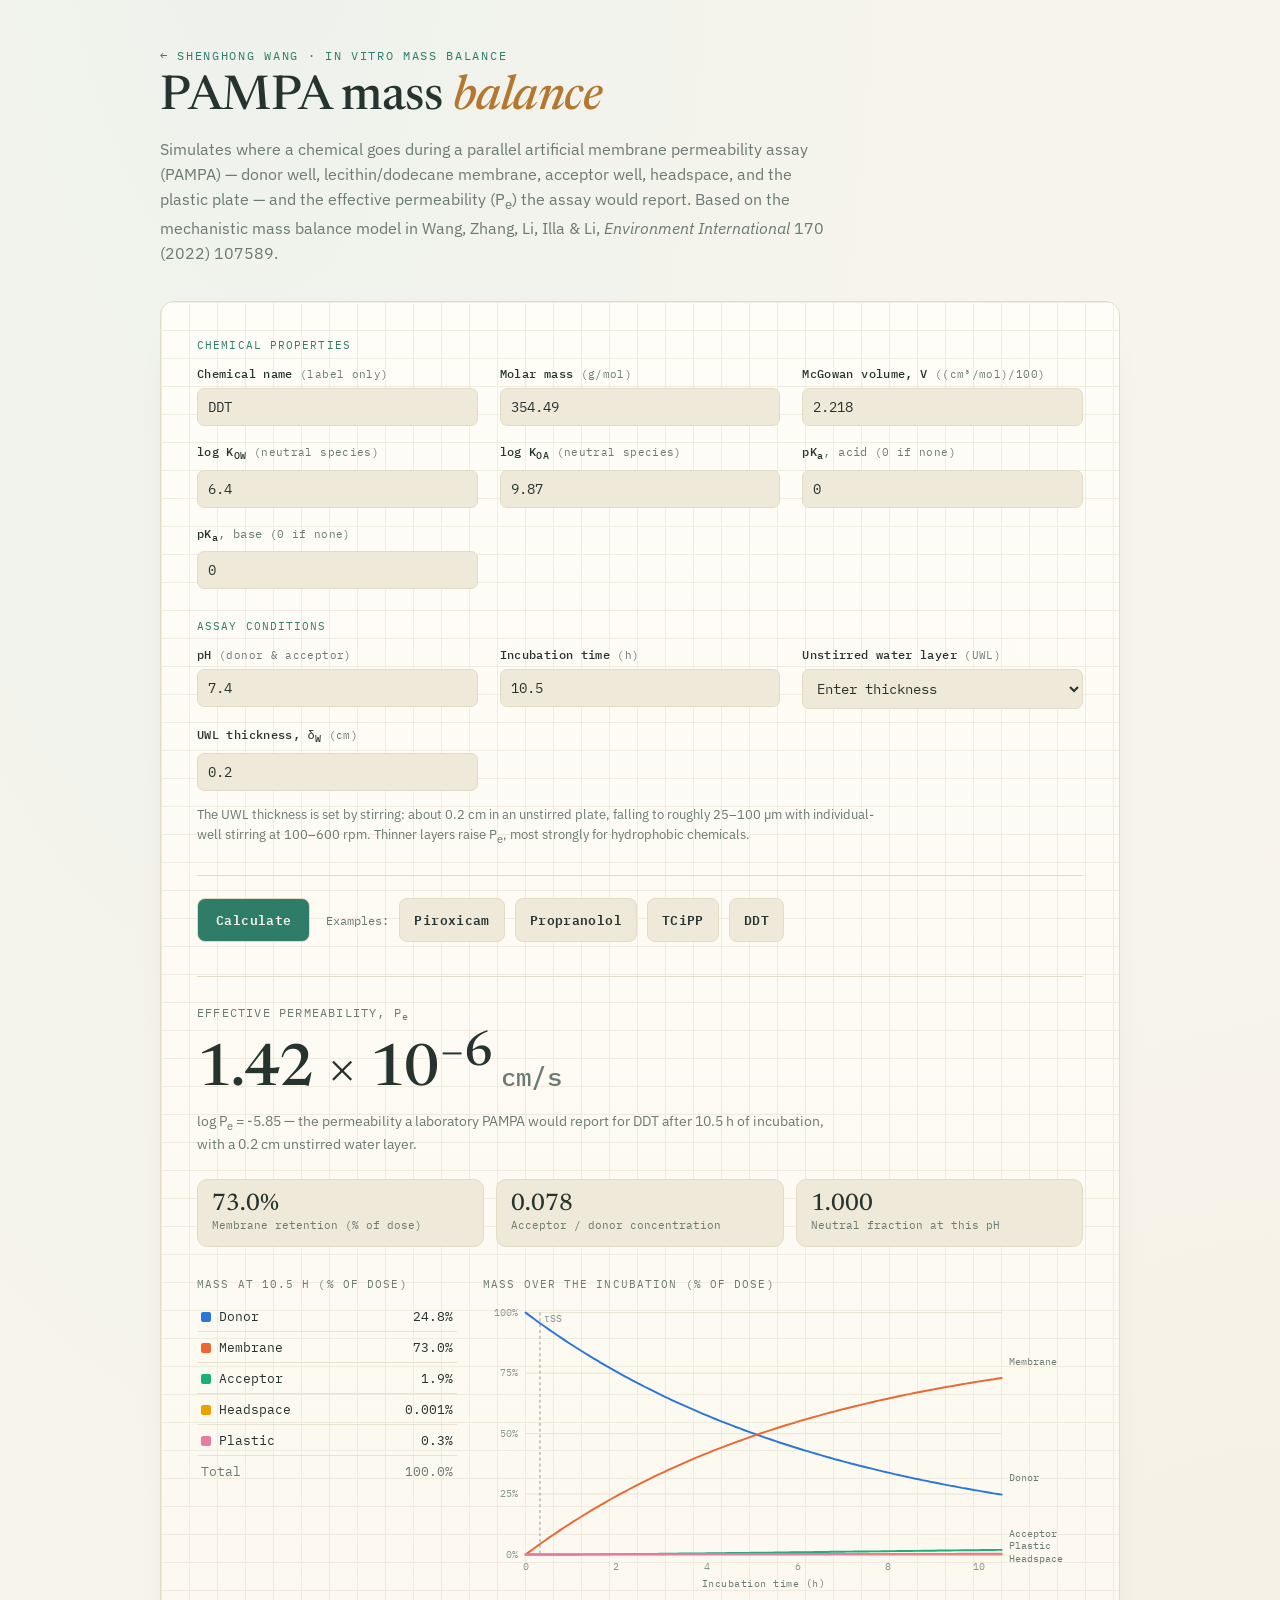
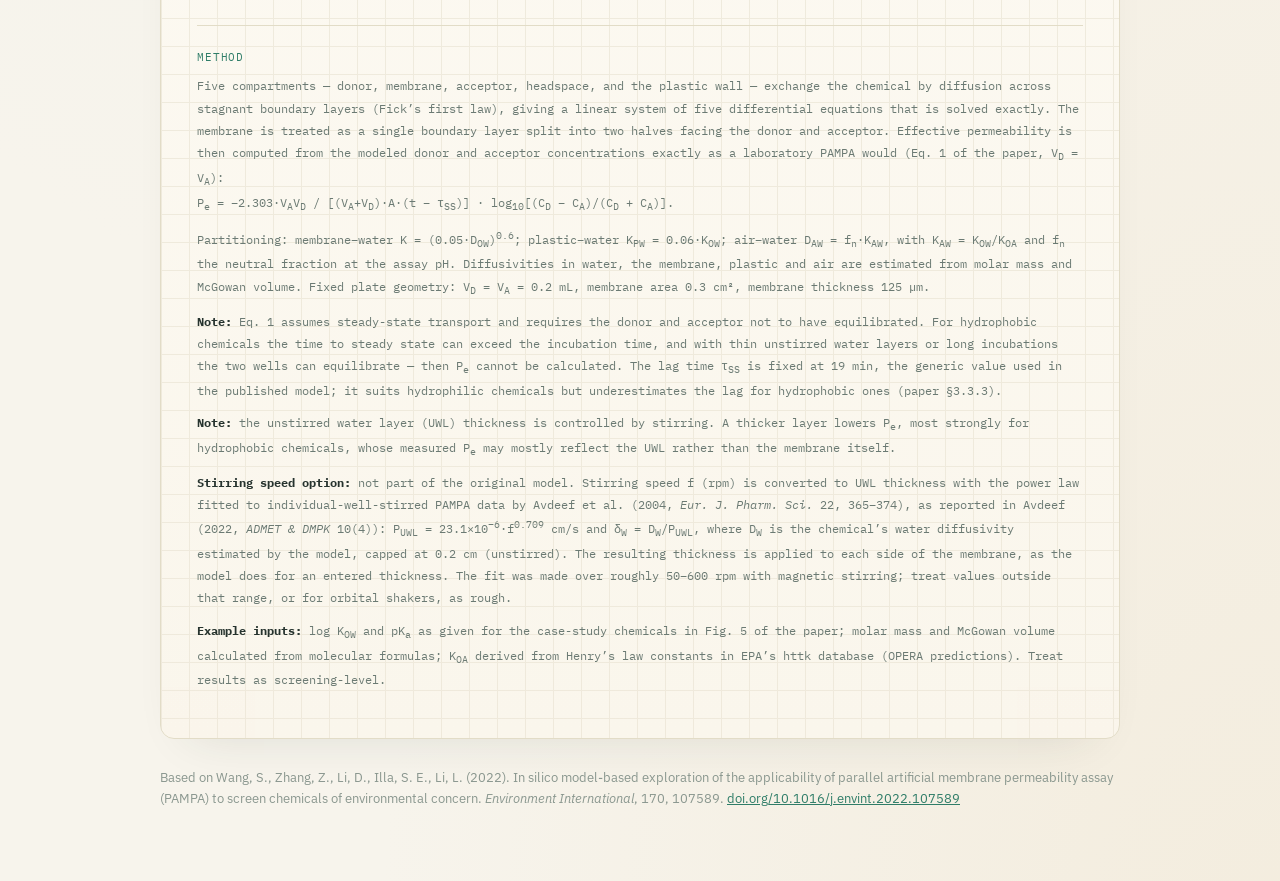
<file: tools/pampa-predictor.html>
<!DOCTYPE html>
<html lang="en">
<head>
<meta charset="UTF-8">
<meta name="viewport" content="width=device-width, initial-scale=1.0">
<title>PAMPA Mass Balance: In Vitro Permeability Model</title>
<link rel="preconnect" href="https://fonts.googleapis.com">
<link href="https://fonts.googleapis.com/css2?family=Newsreader:ital,opsz,wght@0,6..72,400;0,6..72,500;0,6..72,600;1,6..72,400&family=IBM+Plex+Sans:wght@400;500;600&family=IBM+Plex+Mono:wght@400;500;600&display=swap" rel="stylesheet">
<style>
  :root{
    --bg-0:#f7f4ec;
    --bg-1:#efe9d9;
    --panel:#fffdf8;
    --panel-edge:#e2dcc7;
    --ink:#26332e;
    --ink-dim:#6b7a73;
    --muted:#8a978f;
    --amber:#b5772f;
    --teal:#2f7d68;
    --red:#a83f36;
    --grid:#e8e2d1;
    --series-donor:#2a78d6;
    --series-membrane:#eb6834;
    --series-acceptor:#1baf7a;
    --series-air:#eda100;
    --series-plastic:#e87ba4;
  }
  *{box-sizing:border-box;}
  html,body{margin:0;padding:0;}
  body{
    background:
      radial-gradient(ellipse at 20% -10%, #eef2ec 0%, transparent 55%),
      radial-gradient(ellipse at 100% 110%, #f3ecdd 0%, transparent 50%),
      var(--bg-0);
    color:var(--ink);
    font-family:'IBM Plex Sans', sans-serif;
    min-height:100vh;
    padding:48px 20px 72px;
  }
  .wrap{max-width:960px;margin:0 auto;}

  header{margin-bottom:36px;}
  .eyebrow{
    font-family:'IBM Plex Mono', monospace;
    font-size:12px;
    letter-spacing:.14em;
    text-transform:uppercase;
    color:var(--teal);
    margin:0 0 10px;
  }
  h1{
    font-family:'Newsreader', serif;
    font-weight:500;
    font-size:clamp(32px,5vw,48px);
    line-height:1.05;
    margin:0 0 14px;
    letter-spacing:-.01em;
  }
  h1 em{font-style:italic;color:var(--amber);}
  .sub{
    color:var(--ink-dim);
    font-size:15.5px;
    line-height:1.6;
    max-width:680px;
    margin:0;
  }

  .board{
    background:linear-gradient(180deg,var(--panel),#faf6ec);
    border:1px solid var(--panel-edge);
    border-radius:14px;
    padding:36px;
    box-shadow:0 24px 48px -30px rgba(38,51,46,.14), inset 0 1px 0 rgba(255,255,255,.7);
    position:relative;
    overflow:hidden;
  }
  .board::before{
    content:"";
    position:absolute; inset:0;
    background-image:
      linear-gradient(var(--grid) 1px, transparent 1px),
      linear-gradient(90deg, var(--grid) 1px, transparent 1px);
    background-size:28px 28px;
    opacity:.6;
    pointer-events:none;
  }
  .board > *{position:relative;}
  @media (max-width:520px){ .board{padding:22px 16px;} }

  .section-label{
    font-family:'IBM Plex Mono', monospace;
    font-size:11px;
    letter-spacing:.1em;
    text-transform:uppercase;
    color:var(--teal);
    margin:0 0 14px;
  }
  .section-label:not(:first-child){margin-top:30px;}

  .grid3{display:grid; grid-template-columns:repeat(3,1fr); gap:18px 22px;}
  @media (max-width:720px){ .grid3{grid-template-columns:1fr 1fr;} }
  @media (max-width:520px){ .grid3{grid-template-columns:1fr;} }

  .field label{
    display:block;
    font-family:'IBM Plex Mono', monospace;
    font-size:12px;
    letter-spacing:.03em;
    color:var(--ink-dim);
    margin-bottom:7px;
  }
  .field label b{color:var(--ink); font-weight:500;}
  input[type=number], input[type=text], select{
    width:100%;
    background:var(--bg-1);
    border:1px solid var(--panel-edge);
    border-radius:7px;
    color:var(--ink);
    font-family:'IBM Plex Mono', monospace;
    font-size:13.5px;
    padding:9px 10px;
  }
  input:focus, select:focus{outline:2px solid var(--teal); outline-offset:1px;}
  .unit{font-family:'IBM Plex Mono',monospace; font-size:11px; color:var(--ink-dim);}
  .hint{font-size:13px; line-height:1.55; color:var(--ink-dim); max-width:680px; margin:14px 0 0;}

  .actions{
    display:flex; gap:10px; align-items:center; flex-wrap:wrap;
    margin-top:28px; padding-top:22px; border-top:1px solid var(--panel-edge);
  }
  .actions .examples-label{font-family:'IBM Plex Mono',monospace; font-size:11.5px; color:var(--ink-dim); margin-left:6px;}
  .btn{
    font-family:'IBM Plex Mono', monospace;
    font-size:12.5px;
    letter-spacing:.03em;
    border-radius:8px;
    padding:10px 18px;
    cursor:pointer;
    border:1px solid var(--panel-edge);
    background:var(--teal);
    color:var(--bg-0);
    font-weight:600;
  }
  .btn.secondary{background:var(--bg-1); color:var(--ink); padding:10px 14px;}
  .btn:hover{filter:brightness(1.07);}
  .err{color:var(--red); font-family:'IBM Plex Mono',monospace; font-size:12.5px; margin-top:14px; display:none;}

  .results{margin-top:34px; padding-top:28px; border-top:1px solid var(--panel-edge); display:none;}
  .readout-label{
    font-family:'IBM Plex Mono', monospace;
    font-size:12px; letter-spacing:.1em; text-transform:uppercase;
    color:var(--ink-dim);
    margin-bottom:6px;
  }
  .keep-case{text-transform:none;}
  .pe-value{
    font-family:'Newsreader', serif;
    font-weight:500;
    font-size:clamp(36px,6vw,58px);
    line-height:1.05;
    letter-spacing:-.01em;
    color:var(--ink);
  }
  .pe-value.na{font-size:clamp(24px,4vw,34px); color:var(--ink-dim);}
  .pe-value .unit-big{font-size:.45em; color:var(--ink-dim); font-family:'IBM Plex Mono',monospace; margin-left:8px;}
  .pe-caption{font-size:13.5px; color:var(--ink-dim); margin-top:8px; max-width:640px; line-height:1.55;}
  .notice{
    margin-top:14px; max-width:680px;
    font-size:13px; line-height:1.55; color:var(--ink);
    background:#f7ecd9; border:1px solid #e8d3ae; border-radius:8px; padding:10px 12px;
    display:none;
  }

  .stats{display:grid; grid-template-columns:repeat(3,1fr); gap:12px; margin-top:24px;}
  @media (max-width:640px){ .stats{grid-template-columns:1fr;} }
  .stat{background:var(--bg-1); border:1px solid var(--panel-edge); border-radius:10px; padding:12px 14px;}
  .stat .n{font-family:'Newsreader',serif; font-size:24px; font-weight:500;}
  .stat .l{font-family:'IBM Plex Mono',monospace; font-size:11px; color:var(--ink-dim); margin-top:2px; line-height:1.45;}

  .split{display:grid; grid-template-columns:260px 1fr; gap:26px; margin-top:30px; align-items:start;}
  @media (max-width:760px){ .split{grid-template-columns:1fr;} }
  .subhead{font-family:'IBM Plex Mono',monospace; font-size:11px; letter-spacing:.1em; text-transform:uppercase; color:var(--ink-dim); margin:0 0 10px;}

  table.mass{width:100%; border-collapse:collapse; font-family:'IBM Plex Mono',monospace; font-size:12.5px;}
  table.mass td{padding:7px 4px; border-bottom:1px solid var(--grid); font-variant-numeric:tabular-nums;}
  table.mass td.v{text-align:right; color:var(--ink);}
  table.mass tr:last-child td{border-bottom:none; color:var(--ink-dim);}
  .sw{display:inline-block; width:10px; height:10px; border-radius:2px; margin-right:8px; vertical-align:-1px;}

  .chart-shell{position:relative;}
  svg.chart{display:block; width:100%; height:auto;}
  .tick{font-family:'IBM Plex Mono',monospace; font-size:10.5px; fill:var(--muted);}
  .axis-title{font-family:'IBM Plex Mono',monospace; font-size:10.5px; letter-spacing:.05em; fill:var(--ink-dim);}
  .tip{
    position:absolute; pointer-events:none; z-index:3;
    background:var(--ink); color:var(--bg-0);
    font-family:'IBM Plex Mono',monospace; font-size:11.5px; line-height:1.6;
    padding:8px 10px; border-radius:7px; white-space:nowrap;
    box-shadow:0 10px 24px -8px rgba(0,0,0,.35);
    opacity:0; transition:opacity .08s ease;
  }
  .tip.show{opacity:1;}
  .tip .sw{width:8px; height:8px; margin-right:6px;}

  .formula{
    margin-top:34px;
    padding-top:22px;
    border-top:1px solid var(--panel-edge);
    font-family:'IBM Plex Mono', monospace;
    font-size:12px;
    color:var(--ink-dim);
    line-height:1.85;
  }
  .formula .tag{color:var(--teal); letter-spacing:.08em; text-transform:uppercase; font-size:10.5px; display:block; margin-bottom:8px;}
  .formula p{margin:0 0 10px;}

  footer{
    max-width:960px;
    margin:28px auto 0;
    color:#8a978f;
    font-size:12.5px;
    line-height:1.7;
  }
  footer a{color:var(--teal);}
</style>
<script data-goatcounter="https://shenghong.goatcounter.com/count" async src="//gc.zgo.at/count.js"></script>
</head>
<body>
<div class="wrap">

  <header>
    <p class="eyebrow"><a href="../tools.html" style="color:inherit; text-decoration:none;">&larr; Shenghong Wang</a> &middot; In vitro mass balance</p>
    <h1>PAMPA mass <em>balance</em></h1>
    <p class="sub">Simulates where a chemical goes during a parallel artificial membrane permeability assay (PAMPA) &mdash; donor well, lecithin/dodecane membrane, acceptor well, headspace, and the plastic plate &mdash; and the effective permeability (P<sub>e</sub>) the assay would report. Based on the mechanistic mass balance model in Wang, Zhang, Li, Illa &amp; Li, <em style="font-style:italic">Environment International</em> 170 (2022) 107589.</p>
  </header>

  <div class="board">

    <p class="section-label">Chemical properties</p>
    <div class="grid3">
      <div class="field">
        <label><b>Chemical name</b> <span class="unit">(label only)</span></label>
        <input type="text" id="name" value="DDT">
      </div>
      <div class="field">
        <label><b>Molar mass</b> <span class="unit">(g/mol)</span></label>
        <input type="number" id="MW" value="354.49" step="any">
      </div>
      <div class="field">
        <label><b>McGowan volume, V</b> <span class="unit">((cm&sup3;/mol)/100)</span></label>
        <input type="number" id="V" value="2.218" step="any">
      </div>
      <div class="field">
        <label><b>log K<sub>OW</sub></b> <span class="unit">(neutral species)</span></label>
        <input type="number" id="logKow" value="6.4" step="any">
      </div>
      <div class="field">
        <label><b>log K<sub>OA</sub></b> <span class="unit">(neutral species)</span></label>
        <input type="number" id="logKoa" value="9.87" step="any">
      </div>
      <div class="field">
        <label><b>pK<sub>a</sub></b>, acid <span class="unit">(0 if none)</span></label>
        <input type="number" id="pKaA" value="0" step="any">
      </div>
      <div class="field">
        <label><b>pK<sub>a</sub></b>, base <span class="unit">(0 if none)</span></label>
        <input type="number" id="pKaB" value="0" step="any">
      </div>
    </div>

    <p class="section-label">Assay conditions</p>
    <div class="grid3">
      <div class="field">
        <label><b>pH</b> <span class="unit">(donor &amp; acceptor)</span></label>
        <input type="number" id="pH" value="7.4" step="any">
      </div>
      <div class="field">
        <label><b>Incubation time</b> <span class="unit">(h)</span></label>
        <input type="number" id="tHours" value="10.5" step="any">
      </div>
      <div class="field">
        <label><b>Unstirred water layer</b> <span class="unit">(UWL)</span></label>
        <select id="uwlMode">
          <option value="thickness" selected>Enter thickness</option>
          <option value="stirring">Enter stirring speed</option>
        </select>
      </div>
      <div class="field" id="deltaWField">
        <label><b>UWL thickness, &delta;<sub>W</sub></b> <span class="unit">(cm)</span></label>
        <input type="number" id="deltaW" value="0.2" step="any">
      </div>
      <div class="field" id="rpmField" style="display:none;">
        <label><b>Stirring speed</b> <span class="unit">(rpm; 0 = unstirred)</span></label>
        <input type="number" id="rpm" value="100" step="any">
      </div>
    </div>
    <p class="hint">The UWL thickness is set by stirring: about 0.2 cm in an unstirred plate, falling to roughly 25&ndash;100 &micro;m with individual-well stirring at 100&ndash;600 rpm. Thinner layers raise P<sub>e</sub>, most strongly for hydrophobic chemicals.</p>

    <div class="actions">
      <button class="btn" id="calcBtn" type="button">Calculate</button>
      <span class="examples-label">Examples:</span>
      <button class="btn secondary" type="button" data-example="piroxicam">Piroxicam</button>
      <button class="btn secondary" type="button" data-example="propranolol">Propranolol</button>
      <button class="btn secondary" type="button" data-example="tcipp">TCiPP</button>
      <button class="btn secondary" type="button" data-example="ddt">DDT</button>
    </div>
    <p class="err" id="errBox"></p>

    <div class="results" id="results">
      <div class="readout-label">Effective permeability, <span class="keep-case">P<sub>e</sub></span></div>
      <div class="pe-value" id="peBig">N/A</div>
      <p class="pe-caption" id="peCaption"></p>
      <p class="notice" id="notice"></p>

      <div class="stats">
        <div class="stat"><div class="n" id="statRe">&ndash;</div><div class="l">Membrane retention (% of dose)</div></div>
        <div class="stat"><div class="n" id="statRatio">&ndash;</div><div class="l">Acceptor / donor concentration</div></div>
        <div class="stat"><div class="n" id="statF">&ndash;</div><div class="l">Neutral fraction at this pH</div></div>
      </div>

      <div class="split">
        <div>
          <p class="subhead" id="tableHead">Mass at end of incubation</p>
          <table class="mass" id="massTable"></table>
        </div>
        <div>
          <p class="subhead">Mass over the incubation (% of dose)</p>
          <div class="chart-shell" id="chartShell">
            <svg class="chart" id="chart" viewBox="0 0 620 300" xmlns="http://www.w3.org/2000/svg" role="img" aria-label="Percent of dose in each compartment over the incubation time"></svg>
            <div class="tip" id="tip"></div>
          </div>
        </div>
      </div>
    </div>

    <div class="formula">
      <span class="tag">Method</span>
      <p>Five compartments &mdash; donor, membrane, acceptor, headspace, and the plastic wall &mdash; exchange the chemical by diffusion across stagnant boundary layers (Fick&rsquo;s first law), giving a linear system of five differential equations that is solved exactly. The membrane is treated as a single boundary layer split into two halves facing the donor and acceptor. Effective permeability is then computed from the modeled donor and acceptor concentrations exactly as a laboratory PAMPA would (Eq. 1 of the paper, V<sub>D</sub> = V<sub>A</sub>):<br>P<sub>e</sub> = &minus;2.303&middot;V<sub>A</sub>V<sub>D</sub> / [(V<sub>A</sub>+V<sub>D</sub>)&middot;A&middot;(t &minus; &tau;<sub>SS</sub>)] &middot; log<sub>10</sub>[(C<sub>D</sub> &minus; C<sub>A</sub>)/(C<sub>D</sub> + C<sub>A</sub>)].</p>
      <p>Partitioning: membrane&ndash;water K = (0.05&middot;D<sub>OW</sub>)<sup>0.6</sup>; plastic&ndash;water K<sub>PW</sub> = 0.06&middot;K<sub>OW</sub>; air&ndash;water D<sub>AW</sub> = f<sub>n</sub>&middot;K<sub>AW</sub>, with K<sub>AW</sub> = K<sub>OW</sub>/K<sub>OA</sub> and f<sub>n</sub> the neutral fraction at the assay pH. Diffusivities in water, the membrane, plastic and air are estimated from molar mass and McGowan volume. Fixed plate geometry: V<sub>D</sub> = V<sub>A</sub> = 0.2 mL, membrane area 0.3 cm&sup2;, membrane thickness 125 &micro;m.</p>
      <p><b style="color:var(--ink)">Note:</b> Eq. 1 assumes steady-state transport and requires the donor and acceptor not to have equilibrated. For hydrophobic chemicals the time to steady state can exceed the incubation time, and with thin unstirred water layers or long incubations the two wells can equilibrate &mdash; then P<sub>e</sub> cannot be calculated. The lag time &tau;<sub>SS</sub> is fixed at 19 min, the generic value used in the published model; it suits hydrophilic chemicals but underestimates the lag for hydrophobic ones (paper &sect;3.3.3).</p>
      <p><b style="color:var(--ink)">Note:</b> the unstirred water layer (UWL) thickness is controlled by stirring. A thicker layer lowers P<sub>e</sub>, most strongly for hydrophobic chemicals, whose measured P<sub>e</sub> may mostly reflect the UWL rather than the membrane itself.</p>
      <p><b style="color:var(--ink)">Stirring speed option:</b> not part of the original model. Stirring speed f (rpm) is converted to UWL thickness with the power law fitted to individual-well-stirred PAMPA data by Avdeef et al. (2004, <i>Eur. J. Pharm. Sci.</i> 22, 365&ndash;374), as reported in Avdeef (2022, <i>ADMET &amp; DMPK</i> 10(4)): P<sub>UWL</sub> = 23.1&times;10<sup>&minus;6</sup>&middot;f<sup>0.709</sup> cm/s and &delta;<sub>W</sub> = D<sub>W</sub>/P<sub>UWL</sub>, where D<sub>W</sub> is the chemical&rsquo;s water diffusivity estimated by the model, capped at 0.2 cm (unstirred). The resulting thickness is applied to each side of the membrane, as the model does for an entered thickness. The fit was made over roughly 50&ndash;600 rpm with magnetic stirring; treat values outside that range, or for orbital shakers, as rough.</p>
      <p><b style="color:var(--ink)">Example inputs:</b> log K<sub>OW</sub> and pK<sub>a</sub> as given for the case-study chemicals in Fig. 5 of the paper; molar mass and McGowan volume calculated from molecular formulas; K<sub>OA</sub> derived from Henry&rsquo;s law constants in EPA&rsquo;s httk database (OPERA predictions). Treat results as screening-level.</p>
    </div>
  </div>

  <footer>
    Based on Wang, S., Zhang, Z., Li, D., Illa, S. E., Li, L. (2022). In silico model-based exploration of the applicability of parallel artificial membrane permeability assay (PAMPA) to screen chemicals of environmental concern. <i>Environment International</i>, 170, 107589. <a href="https://doi.org/10.1016/j.envint.2022.107589" target="_blank" rel="noopener">doi.org/10.1016/j.envint.2022.107589</a>
  </footer>

</div>

<script>
(function(){

  // Fraction of the chemical in neutral form. pKa = 0 means "no ionizable group"
  // in that direction (same convention as the published code's ionization flag).
  function neutralFraction(pKa_a, pKa_b, pH) {
    const hasA = pKa_a !== 0, hasB = pKa_b !== 0;
    if (!hasA && !hasB) return 1;
    if (hasB && !hasA) return 1 / (1 + Math.pow(10, pKa_b - pH));
    if (hasA && !hasB) return 1 / (1 + Math.pow(10, pH - pKa_a));
    return 1 / (1 + Math.pow(10, Math.abs(0.5 * pKa_a + 0.5 * pKa_b - pH)));
  }

  const PAMPA_GEOMETRY = {
    Vd: 0.2, Va: 0.2,            // donor / acceptor volume, mL
    Area: 0.3,                   // membrane area, cm2
    Lm: 0.0125,                  // membrane thickness, cm
    C0: 10000,                   // initial donor concentration (arbitrary units)
    deltaP: 0.01,                // plastic boundary layer, cm
    deltaA: 0.0002,              // headspace boundary layer, cm
    areaDonorPlastic: 1.6,       // cm2
    areaAcceptorPlastic: 1.3,    // cm2
    areaAir: 0.003,              // cm2
    T: 298,                      // K
    eta: 7.59,                   // membrane viscosity term
  };

  // Rate matrix for x = [Cd, Cm, Ca, Cair, Cp], a line-for-line port of
  // PAMPA_Main.py (Wang et al. 2022, Environ. Int. 170, 107589).
  function buildPampaModel(p) {
    const g = PAMPA_GEOMETRY;
    const f = neutralFraction(p.pKa_a, p.pKa_b, p.pH);

    const K = Math.pow(0.05 * f * Math.pow(10, p.logKow), 0.6);

    const T = g.T;
    const Dw = Math.pow(10, -4.13 - 0.453 * Math.log10(p.MW));
    const Dm = (13.3e-8 * Math.pow(T, 1.47) * Math.pow(g.eta, (10.2 / (p.V * 100)) - 0.791)) / Math.pow(100 * p.V, 0.71);

    const Ld = g.Vd / g.Area, La = g.Va / g.Area, Lm = g.Lm;
    const deltaW = p.deltaW;
    const deltaM = (Lm * 0.99) / 2;
    const W = Dw * deltaM;
    const M = Dm * deltaW;

    const Kpw = 0.06 * Math.pow(10, p.logKow);
    const Kaw = Math.pow(10, p.logKow - p.logKoa);
    const Daw = f * Kaw;

    const Dp = Math.pow(10, (-2391 - 3486) / T + 6.39 - 2.49 * Math.log10(p.MW) + 4.79);
    const Da = 0.001 * Math.pow(T, 1.75) * Math.sqrt((p.MW + 28.97) / (28.97 * p.MW)) / Math.pow(p.V * 100 + 20.1, 2);

    const kw = Dw / deltaW;
    const kp = Dp / g.deltaP;
    const ka = Da / g.deltaA;
    const flux_dp_cd = g.areaDonorPlastic / g.Vd * kw * (kw / (kw + Kpw * kp) - 1);
    const flux_dp_cp = g.areaDonorPlastic / g.Vd * kw * (kp / (kw + Kpw * kp));
    const flux_ap_ca = g.areaAcceptorPlastic / g.Vd * kw * (kw / (kw + Kpw * kp) - 1);
    const flux_ap_cp = g.areaAcceptorPlastic / g.Vd * kw * (kp / (kw + Kpw * kp));
    const flux_aair_ca = g.areaAir / g.Vd * kw * (kw / (kw + Daw * ka) - 1);
    const flux_aair_cair = g.areaAir / g.Vd * kw * (ka / (kw + Daw * ka));

    const wm = W / (W + M * K);
    const mk = M / (W + K * M);
    const B = [
      [(Dw / (Ld * deltaW)) * (wm - 1) + flux_dp_cd, (Dw / (Ld * deltaW)) * mk, 0, 0, flux_dp_cp],
      [(Dw / (Lm * deltaW)) * (1 - wm), (-Dw / (Lm * deltaW)) * (2 * mk), (Dw / (Lm * deltaW)) * (1 - wm), 0, 0],
      [0, (Dw / (La * deltaW)) * mk, (Dw / (La * deltaW)) * (wm - 1) + flux_ap_ca + flux_aair_ca, flux_aair_cair, flux_ap_cp],
      [0, 0, -flux_aair_ca, -flux_aair_cair, 0],
      [-flux_dp_cd, 0, -flux_ap_ca, 0, -flux_ap_cp - flux_dp_cp],
    ];

    return { B, f, K, Kpw, Daw, Dw, Dm, Dp, Da, Ld, La, Lm };
  }

  function matMul(A, B) {
    const n = A.length, C = [];
    for (let i = 0; i < n; i++) {
      C.push(new Array(n).fill(0));
      for (let k = 0; k < n; k++) {
        const a = A[i][k];
        if (a === 0) continue;
        for (let j = 0; j < n; j++) C[i][j] += a * B[k][j];
      }
    }
    return C;
  }

  function solveLinear(A, Bm) {
    const n = A.length, m = Bm[0].length;
    const a = A.map((r, i) => r.concat(Bm[i]));
    for (let c = 0; c < n; c++) {
      let piv = c;
      for (let r = c + 1; r < n; r++) if (Math.abs(a[r][c]) > Math.abs(a[piv][c])) piv = r;
      [a[c], a[piv]] = [a[piv], a[c]];
      for (let r = 0; r < n; r++) {
        if (r === c) continue;
        const fct = a[r][c] / a[c][c];
        if (fct === 0) continue;
        for (let j = c; j < n + m; j++) a[r][j] -= fct * a[c][j];
      }
    }
    return a.map((r, i) => r.slice(n).map(v => v / a[i][i]));
  }

  // Matrix exponential, Pade(6) with scaling and squaring.
  function expm(A) {
    const n = A.length;
    let norm = 0;
    for (const r of A) norm = Math.max(norm, r.reduce((s, v) => s + Math.abs(v), 0));
    const s = norm > 0.5 ? Math.ceil(Math.log2(norm / 0.5)) : 0;
    const X = A.map(r => r.map(v => v / Math.pow(2, s)));
    const I = A.map((r, i) => r.map((_, j) => (i === j ? 1 : 0)));
    let c = 0.5;
    let N = I.map((r, i) => r.map((v, j) => v + c * X[i][j]));
    let D = I.map((r, i) => r.map((v, j) => v - c * X[i][j]));
    let Xk = X;
    const q = 6;
    let positive = true;
    for (let k = 2; k <= q; k++) {
      c = c * (q - k + 1) / (k * (2 * q - k + 1));
      Xk = matMul(X, Xk);
      N = N.map((r, i) => r.map((v, j) => v + c * Xk[i][j]));
      D = D.map((r, i) => r.map((v, j) => v + (positive ? c : -c) * Xk[i][j]));
      positive = !positive;
    }
    let E = solveLinear(D, N);
    for (let k = 0; k < s; k++) E = matMul(E, E);
    return E;
  }

  function concentrationsAt(model, tSeconds) {
    const E = expm(model.B.map(r => r.map(v => v * tSeconds)));
    return E.map(r => r[0] * PAMPA_GEOMETRY.C0);
  }

  // Mass fractions in [donor, membrane, acceptor, headspace, plastic]. Headspace
  // and plastic concentrations use the donor-volume convention of the original code.
  function massFractions(model, x) {
    const C0 = PAMPA_GEOMETRY.C0;
    return [x[0] / C0, (x[1] * model.Lm) / (C0 * model.Ld), x[2] / C0, x[3] / C0, x[4] / C0];
  }

  function runPampa(p) {
    const g = PAMPA_GEOMETRY;
    const model = buildPampaModel(p);
    const t = p.tHours * 3600;
    const tau = p.tauMinutes * 60;
    const x = concentrationsAt(model, t);
    const [Cd, Cm, Ca] = x;
    const C0 = g.C0;

    const S = (g.Va / g.Vd) * (Ca / C0) + Cd / C0;
    const arg = 1 - ((g.Va + g.Vd) / (g.Vd * S)) * (Ca / C0);
    // Below ~1e-9 the log term is floating-point noise (the original eig-based
    // code returns arbitrary values there too), so treat it as equilibrated.
    let Pe = null, status = 'ok';
    if (t <= tau) status = 'time-before-tau';
    else if (!(arg > 1e-9)) status = 'equilibrated';
    else Pe = (-2.303 * g.Va * g.Vd / ((g.Va + g.Vd) * g.Area * (t - tau))) * Math.log10(arg);

    const Re = 100 * (Cm * model.Lm) / (C0 * model.Ld);
    return { Pe, status, Re, fractions: massFractions(model, x), acceptorToDonor: Ca / Cd, model };
  }

  // ---------------- UI ----------------
  const COMPARTMENTS = [
    { key: 'donor', label: 'Donor', color: 'var(--series-donor)' },
    { key: 'membrane', label: 'Membrane', color: 'var(--series-membrane)' },
    { key: 'acceptor', label: 'Acceptor', color: 'var(--series-acceptor)' },
    { key: 'air', label: 'Headspace', color: 'var(--series-air)' },
    { key: 'plastic', label: 'Plastic', color: 'var(--series-plastic)' },
  ];

  const EXAMPLES = {
    piroxicam:   { name: 'Piroxicam',   MW: 331.35, V: 2.2500, logKow: 2.1, logKoa: 9.71, pKaA: 5.2, pKaB: 0 },
    propranolol: { name: 'Propranolol', MW: 259.34, V: 2.1480, logKow: 2.5, logKoa: 9.74, pKaA: 0,   pKaB: 9.5 },
    tcipp:       { name: 'TCiPP',       MW: 327.57, V: 2.1833, logKow: 2.6, logKoa: 7.35, pKaA: 0,   pKaB: 0 },
    ddt:         { name: 'DDT',         MW: 354.49, V: 2.2180, logKow: 6.4, logKoa: 9.87, pKaA: 0,   pKaB: 0 },
  };
  const EXAMPLE_CONDITIONS = { pH: 7.4, tHours: 10.5, deltaW: 0.2 };
  const TAU_MINUTES = 19; // tao = 1140 s in the published code

  const ids = ['name', 'MW', 'V', 'logKow', 'logKoa', 'pKaA', 'pKaB', 'pH', 'tHours', 'deltaW', 'rpm', 'uwlMode'];
  const els = {};
  ids.forEach(id => { els[id] = document.getElementById(id); });

  // UWL thickness from stirring speed, Avdeef et al. (2004) power law as reported in
  // Avdeef (2022): P_UWL = 23.1e-6 * f^0.709 cm/s, delta = D_water / P_UWL, capped
  // at the 0.2 cm unstirred thickness. D_water uses the model's own estimate.
  const UWL_UNSTIRRED_CM = 0.2;
  function uwlFromStirring(MW, rpm) {
    if (rpm === 0) return UWL_UNSTIRRED_CM;
    const Dw = Math.pow(10, -4.13 - 0.453 * Math.log10(MW));
    return Math.min(UWL_UNSTIRRED_CM, Dw / (23.1e-6 * Math.pow(rpm, 0.709)));
  }

  function syncUwlMode() {
    const stirring = els.uwlMode.value === 'stirring';
    document.getElementById('rpmField').style.display = stirring ? '' : 'none';
    document.getElementById('deltaWField').style.display = stirring ? 'none' : '';
  }
  els.uwlMode.addEventListener('change', syncUwlMode);
  const errBox = document.getElementById('errBox');
  const results = document.getElementById('results');
  const peBig = document.getElementById('peBig');
  const peCaption = document.getElementById('peCaption');
  const notice = document.getElementById('notice');

  function readInputs() {
    const num = id => parseFloat(els[id].value);
    const stirring = els.uwlMode.value === 'stirring';
    const p = {
      MW: num('MW'), V: num('V'), logKow: num('logKow'), logKoa: num('logKoa'),
      pKa_a: num('pKaA'), pKa_b: num('pKaB'), pH: num('pH'),
      tHours: num('tHours'), deltaW: stirring ? 1 : num('deltaW'), tauMinutes: TAU_MINUTES,
    };
    const rpm = num('rpm');
    if (Object.values(p).some(v => !isFinite(v)) || (stirring && !isFinite(rpm))) throw new Error('All numeric fields must be valid numbers.');
    if (p.MW <= 0) throw new Error('Molar mass must be greater than 0.');
    if (p.V <= 0) throw new Error('McGowan volume must be greater than 0.');
    if (p.tHours <= 0) throw new Error('Incubation time must be greater than 0.');
    if (stirring) {
      if (rpm < 0) throw new Error('Stirring speed cannot be negative (use 0 for unstirred).');
      p.deltaW = uwlFromStirring(p.MW, rpm);
      p.rpm = rpm;
    }
    if (p.deltaW <= 0) throw new Error('Unstirred water layer thickness must be greater than 0.');
    if (p.pKa_a < 0 || p.pKa_b < 0) throw new Error('pKa values cannot be negative (use 0 for none).');
    return p;
  }

  function sci(v, digits) {
    const e = Math.floor(Math.log10(Math.abs(v)));
    const m = v / Math.pow(10, e);
    return m.toFixed(digits) + ' &times; 10<sup>' + (e < 0 ? '&minus;' + (-e) : e) + '</sup>';
  }
  function pct(v) {
    const x = 100 * v;
    if (x < 0.0005) return '<0.001%';
    if (x < 0.1) return x.toFixed(3) + '%';
    return x.toFixed(1) + '%';
  }
  function swatch(color) { return '<span class="sw" style="background:' + color + '"></span>'; }

  function renderTable(fractions, tHours) {
    document.getElementById('tableHead').textContent = 'Mass at ' + fmtHours(tHours) + ' (% of dose)';
    let html = '';
    COMPARTMENTS.forEach((c, i) => {
      html += '<tr><td>' + swatch(c.color) + c.label + '</td><td class="v">' + pct(fractions[i]) + '</td></tr>';
    });
    const total = fractions.reduce((a, b) => a + b, 0);
    html += '<tr><td>Total</td><td class="v">' + (100 * total).toFixed(1) + '%</td></tr>';
    document.getElementById('massTable').innerHTML = html;
  }

  function fmtUwl(p) {
    const um = p.deltaW * 1e4;
    const thick = um >= 1000 ? +p.deltaW.toFixed(3) + ' cm' : um.toFixed(0) + ' &micro;m';
    let note = '';
    if (p.rpm !== undefined) note = p.rpm === 0 ? ' (no stirring)' : ' (from ' + p.rpm + ' rpm)';
    return 'a ' + thick + ' unstirred water layer' + note;
  }

  function fmtHours(h) {
    if (h < 1) return (h * 60).toFixed(0) + ' min';
    return (Math.round(h * 10) / 10) + ' h';
  }

  // ---- time-course chart ----
  const svg = document.getElementById('chart');
  const tip = document.getElementById('tip');
  const chartShell = document.getElementById('chartShell');
  const W = 620, H = 300, padL = 44, padR = 84, padT = 12, padB = 38;
  const plotW = W - padL - padR, plotH = H - padT - padB;
  let series = null;

  function niceTicks(max) {
    const raw = max / 5, mag = Math.pow(10, Math.floor(Math.log10(raw)));
    const step = [1, 2, 2.5, 5, 10].map(s => s * mag).find(s => max / s <= 6);
    const ticks = [];
    for (let v = 0; v <= max + 1e-9; v += step) ticks.push(v);
    return ticks;
  }

  function renderChart(p) {
    const model = buildPampaModel(p);
    const n = 120, tMax = p.tHours;
    const times = [], fr = [];
    for (let i = 0; i <= n; i++) {
      const th = tMax * i / n;
      times.push(th);
      fr.push(massFractions(model, concentrationsAt(model, th * 3600)));
    }
    series = { times, fr, tMax };

    const x = th => padL + (th / tMax) * plotW;
    const y = f => padT + (1 - f) * plotH;
    let s = '';
    [0, 0.25, 0.5, 0.75, 1].forEach(v => {
      s += '<line x1="' + padL + '" x2="' + (padL + plotW) + '" y1="' + y(v) + '" y2="' + y(v) + '" stroke="var(--grid)" stroke-width="1"/>';
      s += '<text class="tick" x="' + (padL - 8) + '" y="' + (y(v) + 3.5) + '" text-anchor="end">' + (v * 100) + '%</text>';
    });
    niceTicks(tMax).forEach(v => {
      s += '<text class="tick" x="' + x(v) + '" y="' + (padT + plotH + 16) + '" text-anchor="middle">' + (Math.round(v * 100) / 100) + '</text>';
    });
    s += '<line x1="' + padL + '" x2="' + (padL + plotW) + '" y1="' + y(0) + '" y2="' + y(0) + '" stroke="var(--panel-edge)" stroke-width="1"/>';
    s += '<text class="axis-title" x="' + (padL + plotW / 2) + '" y="' + (H - 4) + '" text-anchor="middle">Incubation time (h)</text>';

    const tauH = p.tauMinutes / 60;
    if (tauH > 0 && tauH < tMax) {
      s += '<line x1="' + x(tauH) + '" x2="' + x(tauH) + '" y1="' + padT + '" y2="' + (padT + plotH) + '" stroke="var(--muted)" stroke-width="1" stroke-dasharray="3,3"/>';
      s += '<text class="tick" x="' + (x(tauH) + 4) + '" y="' + (padT + 10) + '">&tau;SS</text>';
    }

    COMPARTMENTS.forEach((c, k) => {
      let d = '';
      fr.forEach((f, i) => { d += (i ? 'L' : 'M') + x(times[i]).toFixed(1) + ',' + y(f[k]).toFixed(1); });
      s += '<path d="' + d + '" fill="none" stroke="' + c.color + '" stroke-width="2" stroke-linejoin="round" stroke-linecap="round"/>';
    });

    // Direct end labels, nudged apart so they never overlap.
    const last = fr[fr.length - 1];
    const labels = COMPARTMENTS.map((c, k) => ({ c, yy: y(last[k]) })).sort((a, b) => a.yy - b.yy);
    const minGap = 13;
    for (let i = 1; i < labels.length; i++) labels[i].yy = Math.max(labels[i].yy, labels[i - 1].yy + minGap);
    const overflow = labels[labels.length - 1].yy - (padT + plotH + 4);
    if (overflow > 0) labels.forEach(l => { l.yy -= overflow; });
    for (let i = labels.length - 2; i >= 0; i--) labels[i].yy = Math.min(labels[i].yy, labels[i + 1].yy - minGap);
    labels.forEach(l => {
      s += '<text x="' + (padL + plotW + 8) + '" y="' + (l.yy + 3.5) + '" font-family="IBM Plex Mono, monospace" font-size="10.5" fill="var(--ink-dim)">' + l.c.label + '</text>';
    });

    s += '<line id="xhair" x1="0" x2="0" y1="' + padT + '" y2="' + (padT + plotH) + '" stroke="var(--ink-dim)" stroke-width="1" visibility="hidden"/>';
    s += '<g id="xdots"></g>';
    s += '<rect id="hit" x="' + padL + '" y="' + padT + '" width="' + plotW + '" height="' + plotH + '" fill="transparent"/>';
    svg.innerHTML = s;

    const hit = document.getElementById('hit');
    hit.addEventListener('mousemove', onHover);
    hit.addEventListener('mouseleave', hideTip);
  }

  function onHover(evt) {
    const rect = svg.getBoundingClientRect();
    const scale = W / rect.width;
    const sx = (evt.clientX - rect.left) * scale;
    const i = Math.max(0, Math.min(series.times.length - 1, Math.round(((sx - padL) / plotW) * (series.times.length - 1))));
    const th = series.times[i], f = series.fr[i];
    const xpx = padL + (th / series.tMax) * plotW;
    const xh = document.getElementById('xhair');
    xh.setAttribute('x1', xpx); xh.setAttribute('x2', xpx); xh.setAttribute('visibility', 'visible');
    let dots = '';
    COMPARTMENTS.forEach((c, k) => {
      dots += '<circle cx="' + xpx + '" cy="' + (padT + (1 - f[k]) * plotH) + '" r="4" fill="' + c.color + '" stroke="var(--panel)" stroke-width="2"/>';
    });
    document.getElementById('xdots').innerHTML = dots;
    let html = '<b>' + fmtHours(th) + '</b>';
    COMPARTMENTS.forEach((c, k) => { html += '<br>' + swatch(c.color) + c.label + ': ' + pct(f[k]); });
    tip.innerHTML = html;
    const shellRect = chartShell.getBoundingClientRect();
    let left = evt.clientX - shellRect.left + 14;
    if (left + 190 > shellRect.width) left = evt.clientX - shellRect.left - 190;
    tip.style.left = left + 'px';
    tip.style.top = Math.max(0, evt.clientY - shellRect.top - 40) + 'px';
    tip.classList.add('show');
  }
  function hideTip() {
    tip.classList.remove('show');
    const xh = document.getElementById('xhair');
    if (xh) xh.setAttribute('visibility', 'hidden');
    const d = document.getElementById('xdots');
    if (d) d.innerHTML = '';
  }

  function run() {
    errBox.style.display = 'none';
    try {
      const p = readInputs();
      const r = runPampa(p);
      const name = els.name.value.trim() || 'this chemical';

      notice.style.display = 'none';
      peBig.classList.remove('na');
      if (r.status === 'ok') {
        peBig.innerHTML = sci(r.Pe, 2) + '<span class="unit-big">cm/s</span>';
        peCaption.innerHTML = 'log P<sub>e</sub> = ' + Math.log10(r.Pe).toFixed(2) + ' &mdash; the permeability a laboratory PAMPA would report for ' + escapeHtml(name) + ' after ' + fmtHours(p.tHours) + ' of incubation, with ' + fmtUwl(p) + '.';
        if (r.acceptorToDonor > 0.9) {
          notice.innerHTML = '<b>Near equilibrium:</b> the acceptor has reached ' + (100 * r.acceptorToDonor).toFixed(0) + '% of the donor concentration, so P<sub>e</sub> is very sensitive to small concentration differences and Eq. 1&rsquo;s steady-state assumption may not hold. A shorter incubation time is more reliable.';
          notice.style.display = 'block';
        }
      } else {
        peBig.classList.add('na');
        if (r.status === 'equilibrated') {
          peBig.textContent = 'Not calculable';
          peCaption.innerHTML = 'The donor and acceptor have equilibrated within ' + fmtHours(p.tHours) + ' with ' + fmtUwl(p) + ', so Eq. 1 cannot be evaluated. Try a shorter incubation time or a thicker unstirred water layer (slower stirring).';
        } else {
          peBig.textContent = 'Not calculable';
          peCaption.innerHTML = 'The incubation time must be longer than the lag time &tau;<sub>SS</sub> (' + p.tauMinutes + ' min).';
        }
      }

      document.getElementById('statRe').textContent = r.Re < 0.1 ? r.Re.toFixed(3) + '%' : r.Re.toFixed(1) + '%';
      document.getElementById('statRatio').textContent = r.acceptorToDonor.toFixed(3);
      const fn = r.model.f;
      document.getElementById('statF').textContent = fn >= 0.001 ? fn.toFixed(3) : fn.toExponential(1);

      renderTable(r.fractions, p.tHours);
      results.style.display = 'block';
      renderChart(p);
    } catch (e) {
      errBox.textContent = e.message;
      errBox.style.display = 'block';
      results.style.display = 'none';
    }
  }

  function escapeHtml(s) {
    return s.replace(/[&<>"']/g, ch => ({ '&': '&amp;', '<': '&lt;', '>': '&gt;', '"': '&quot;', "'": '&#39;' }[ch]));
  }

  function loadExample(key) {
    const e = EXAMPLES[key];
    els.name.value = e.name;
    ['MW', 'V', 'logKow', 'logKoa', 'pKaA', 'pKaB'].forEach(k => { els[k].value = e[k]; });
    Object.entries(EXAMPLE_CONDITIONS).forEach(([k, v]) => { els[k].value = v; });
    els.uwlMode.value = 'thickness';
    syncUwlMode();
    run();
  }

  function trackEvent(path) {
    if (window.goatcounter && window.goatcounter.count) window.goatcounter.count({ path: path, event: true });
  }

  document.getElementById('calcBtn').addEventListener('click', function () { trackEvent('pampa-calculate'); run(); });
  document.querySelectorAll('[data-example]').forEach(btn => {
    btn.addEventListener('click', () => loadExample(btn.getAttribute('data-example')));
  });

  loadExample('ddt');

})();
</script>
</body>
</html>
</file>
<file: assets/style.css>
/* Shared theme: matches the Fabs Predictor tool's visual language */
:root{
  --bg-0:#f7f4ec;
  --bg-1:#efe9d9;
  --panel:#fffdf8;
  --panel-edge:#e2dcc7;
  --ink:#26332e;
  --ink-dim:#6b7a73;
  --amber:#b5772f;
  --amber-dim:#d9a45c;
  --teal:#2f7d68;
  --red:#a83f36;
  --grid:#e8e2d1;
}
*{box-sizing:border-box;}
html,body{margin:0;padding:0;}
body{
  background:
    radial-gradient(ellipse at 20% -10%, #eef2ec 0%, transparent 55%),
    radial-gradient(ellipse at 100% 110%, #f3ecdd 0%, transparent 50%),
    var(--bg-0);
  color:var(--ink);
  font-family:'IBM Plex Sans', sans-serif;
  min-height:100vh;
}
a{color:var(--teal); text-decoration:none;}
a:hover{text-decoration:underline;}

.wrap{max-width:920px;margin:0 auto;padding:0 20px;}

/* ---- Nav ---- */
nav.topnav{
  border-bottom:1px solid var(--panel-edge);
  background:rgba(247,244,236,.85);
  backdrop-filter:blur(6px);
  position:sticky;
  top:0;
  z-index:10;
}
nav.topnav .navrow{
  max-width:920px;
  margin:0 auto;
  padding:16px 20px;
  display:flex;
  justify-content:space-between;
  align-items:center;
  flex-wrap:wrap;
  gap:12px;
}
nav.topnav .brand{
  font-family:'Newsreader', serif;
  font-weight:500;
  font-size:18px;
  color:var(--ink);
  letter-spacing:-.01em;
}
nav.topnav .brand em{font-style:italic; color:var(--amber);}
nav.topnav .brand .deg{font-weight:400; color:var(--ink-dim); font-size:0.75em;}
nav.topnav .links{
  display:flex;
  gap:22px;
  font-family:'IBM Plex Mono', monospace;
  font-size:12.5px;
  letter-spacing:.04em;
}
nav.topnav .links a{color:var(--ink-dim);}
nav.topnav .links a:hover, nav.topnav .links a.active{color:var(--teal); text-decoration:none;}

main{padding:48px 0 72px;}

header.page-head{margin-bottom:36px;}
.eyebrow{
  font-family:'IBM Plex Mono', monospace;
  font-size:12px;
  letter-spacing:.14em;
  text-transform:uppercase;
  color:var(--teal);
  margin:0 0 10px;
}
h1{
  font-family:'Newsreader', serif;
  font-weight:500;
  font-size:clamp(32px,5vw,48px);
  line-height:1.05;
  margin:0 0 14px;
  letter-spacing:-.01em;
}
h1 em{font-style:italic;color:var(--amber);}
h2{
  font-family:'Newsreader', serif;
  font-weight:500;
  font-size:clamp(22px,3vw,28px);
  margin:0 0 18px;
  letter-spacing:-.01em;
}
h3{
  font-family:'IBM Plex Sans', sans-serif;
  font-weight:600;
  font-size:16px;
  margin:0 0 4px;
  color:var(--ink);
}
p.sub, p.lede{
  color:var(--ink-dim);
  font-size:15.5px;
  line-height:1.65;
  max-width:640px;
  margin:0;
}

.board{
  background:linear-gradient(180deg,var(--panel),#faf6ec);
  border:1px solid var(--panel-edge);
  border-radius:14px;
  padding:36px;
  box-shadow:0 24px 48px -30px rgba(38,51,46,.14), inset 0 1px 0 rgba(255,255,255,.7);
  position:relative;
  overflow:hidden;
  margin-bottom:28px;
}
.board::before{
  content:"";
  position:absolute; inset:0;
  background-image:
    linear-gradient(var(--grid) 1px, transparent 1px),
    linear-gradient(90deg, var(--grid) 1px, transparent 1px);
  background-size:28px 28px;
  opacity:.6;
  pointer-events:none;
}
.board > *{position:relative;}

section{margin-bottom:44px;}
section .tag{
  font-family:'IBM Plex Mono', monospace;
  font-size:11px;
  letter-spacing:.12em;
  text-transform:uppercase;
  color:var(--teal);
  margin:0 0 14px;
}

/* ---- Links row / buttons ---- */
.linkrow{display:flex; gap:12px; flex-wrap:wrap; margin-top:22px;}
.btn{
  font-family:'IBM Plex Mono', monospace;
  font-size:12.5px;
  letter-spacing:.03em;
  border-radius:8px;
  padding:10px 18px;
  cursor:pointer;
  border:1px solid var(--panel-edge);
  background:var(--teal);
  color:var(--bg-0);
  font-weight:600;
  display:inline-block;
}
.btn:hover{text-decoration:none; filter:brightness(1.08);}
.btn.secondary{background:var(--bg-1); color:var(--ink);}
.btn.ghost{background:transparent; color:var(--ink-dim);}

/* ---- Timeline / experience ---- */
.entry{
  padding:18px 0;
  border-bottom:1px solid var(--grid);
}
.entry:last-child{border-bottom:none;}
.entry .row{
  display:flex; justify-content:space-between; align-items:baseline;
  gap:12px; flex-wrap:wrap;
}
.entry .org{color:var(--amber); font-weight:600; font-size:13.5px;}
.entry .date{
  font-family:'IBM Plex Mono', monospace;
  font-size:11.5px;
  color:var(--ink-dim);
  white-space:nowrap;
}
.entry .loc{
  font-family:'IBM Plex Mono', monospace;
  font-size:11px;
  color:#8a978f;
  margin-top:2px;
}
.entry ul{margin:10px 0 0; padding-left:18px; color:var(--ink-dim); font-size:14px; line-height:1.6;}
.entry ul li{margin-bottom:6px;}

/* ---- Card grid (tools) ---- */
.cardgrid{display:grid; grid-template-columns:1fr; gap:20px;}
.card{
  background:var(--bg-1);
  border:1px solid var(--panel-edge);
  border-radius:12px;
  padding:26px;
}
.card h3{font-family:'Newsreader', serif; font-size:20px; font-weight:500; margin-bottom:8px;}
.card p{color:var(--ink-dim); font-size:14px; line-height:1.6; margin:0 0 16px;}
.card .meta{
  font-family:'IBM Plex Mono', monospace;
  font-size:11px;
  color:#8a978f;
  margin-top:14px;
}

/* ---- Publications ---- */
.pub-year{
  font-family:'IBM Plex Mono', monospace;
  font-size:12px;
  letter-spacing:.1em;
  color:var(--teal);
  margin:32px 0 14px;
}
.pub-year:first-child{margin-top:0;}
.pub{
  padding:12px 0;
  border-bottom:1px solid var(--grid);
  font-size:14px;
  line-height:1.6;
  color:var(--ink-dim);
}
.pub:last-child{border-bottom:none;}
.pub .authors{color:var(--ink);}
.pub .authors b{color:var(--amber); font-weight:600;}
.pub .venue{font-style:italic;}
.pub .cover{
  display:inline-block;
  font-family:'IBM Plex Mono', monospace;
  font-size:9.5px;
  letter-spacing:.04em;
  text-transform:uppercase;
  color:var(--bg-0);
  background:var(--amber);
  border-radius:999px;
  padding:1px 8px;
  margin-left:8px;
  vertical-align:middle;
}

footer{
  max-width:920px;
  margin:0 auto;
  padding:28px 20px 48px;
  color:#8a978f;
  font-size:12.5px;
  line-height:1.7;
  border-top:1px solid var(--panel-edge);
}
footer a{color:var(--teal);}
</file>
